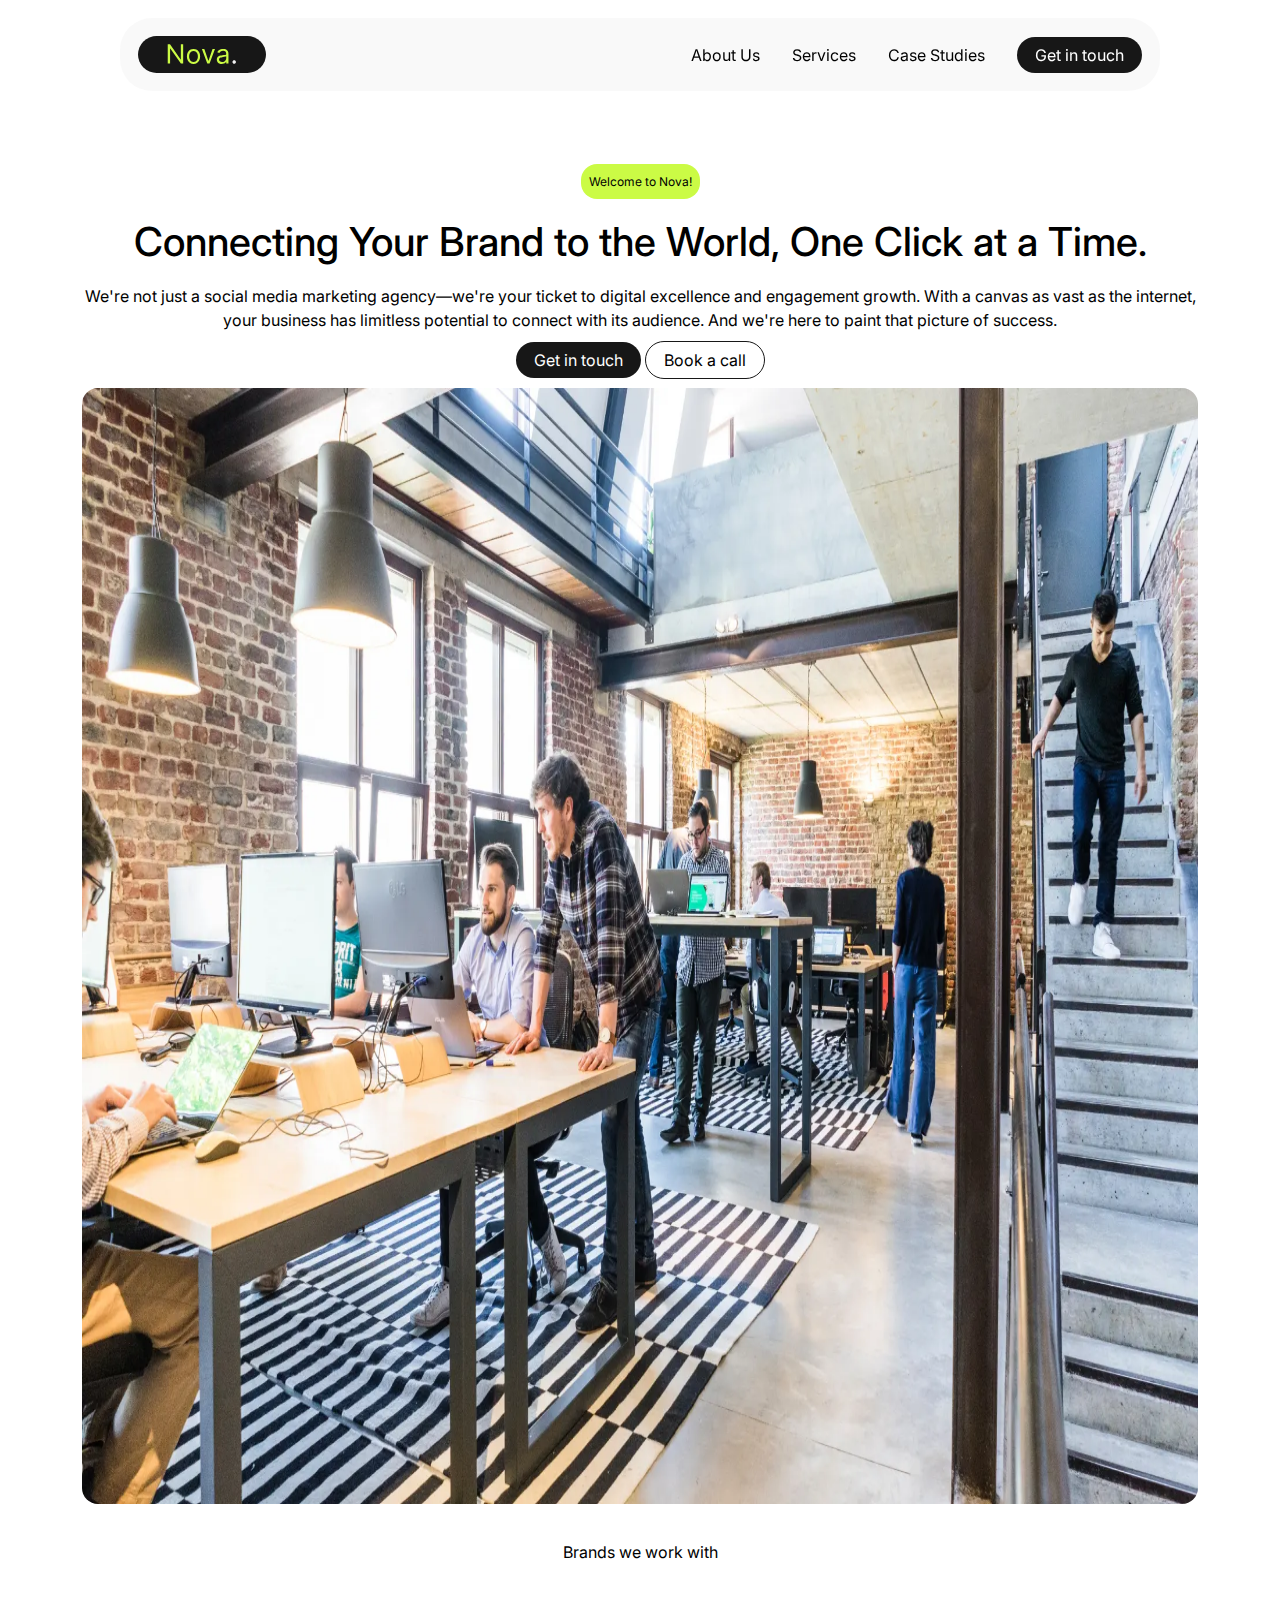
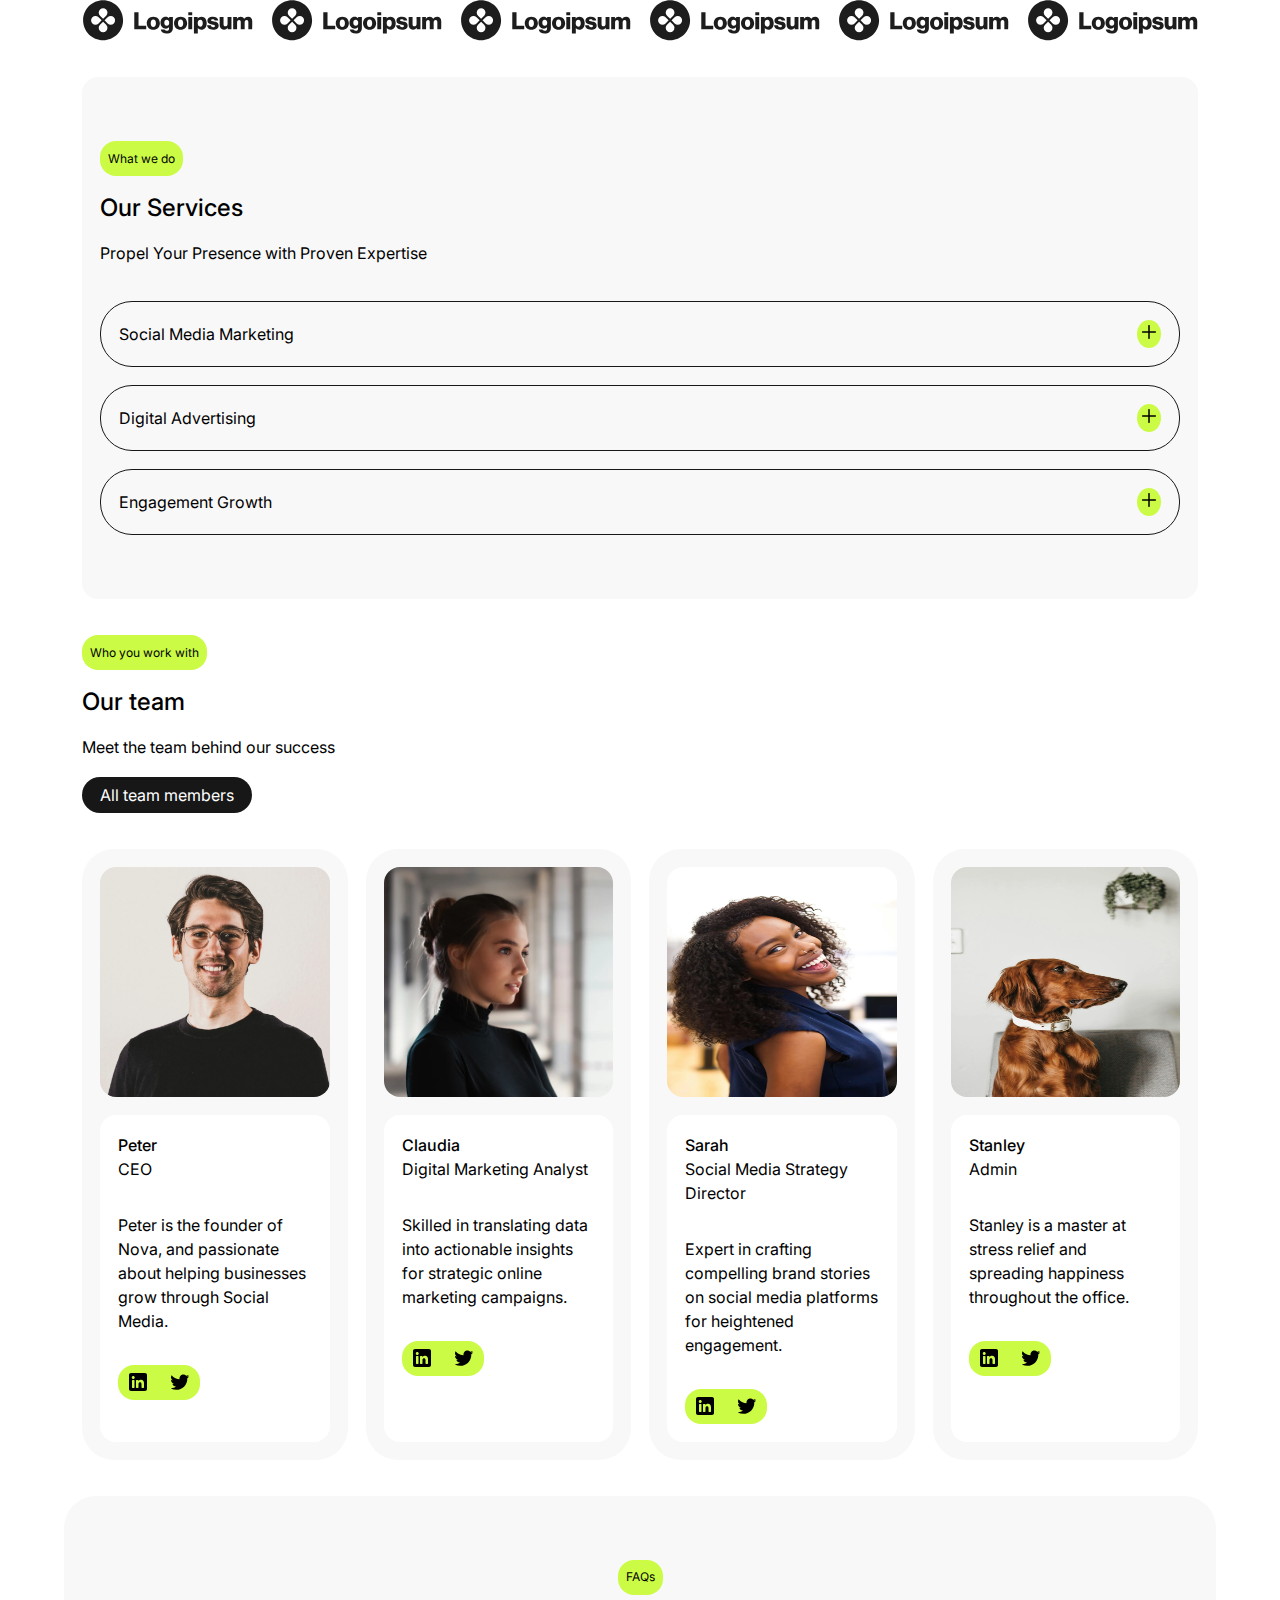
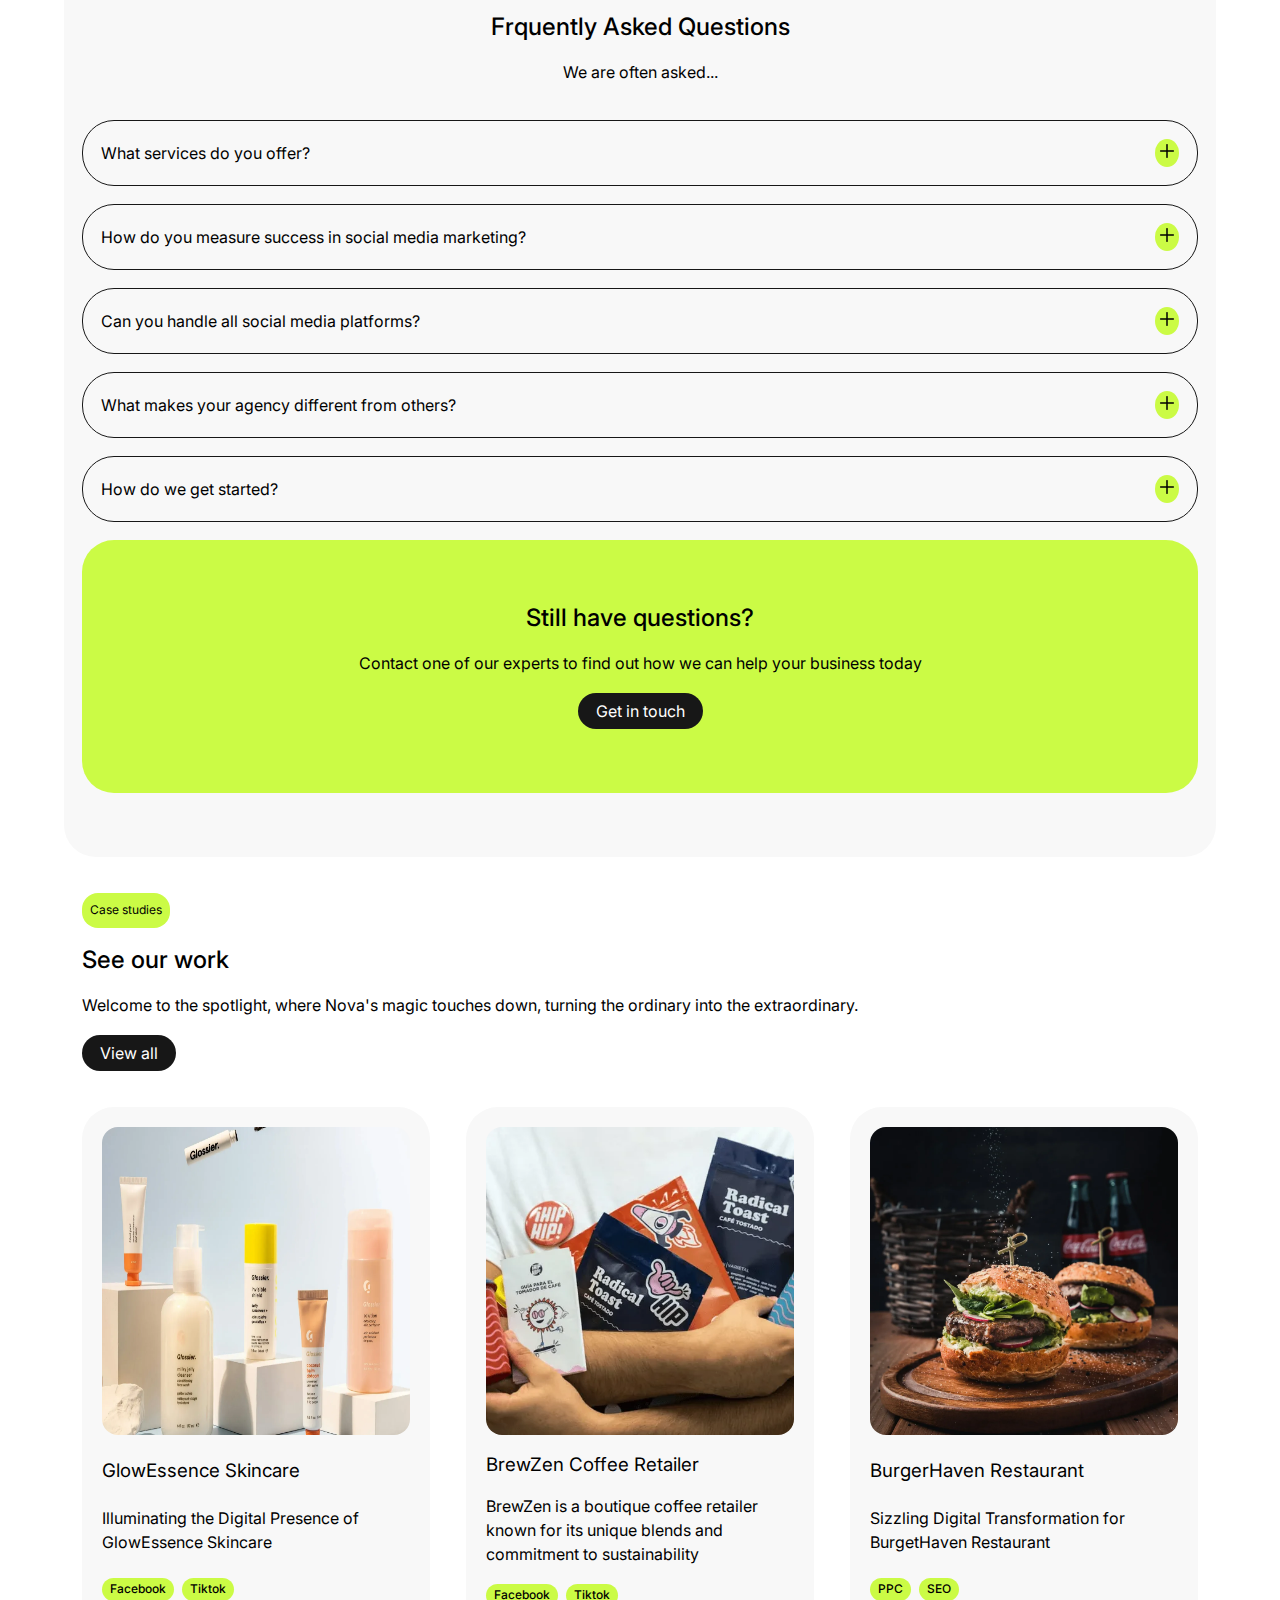
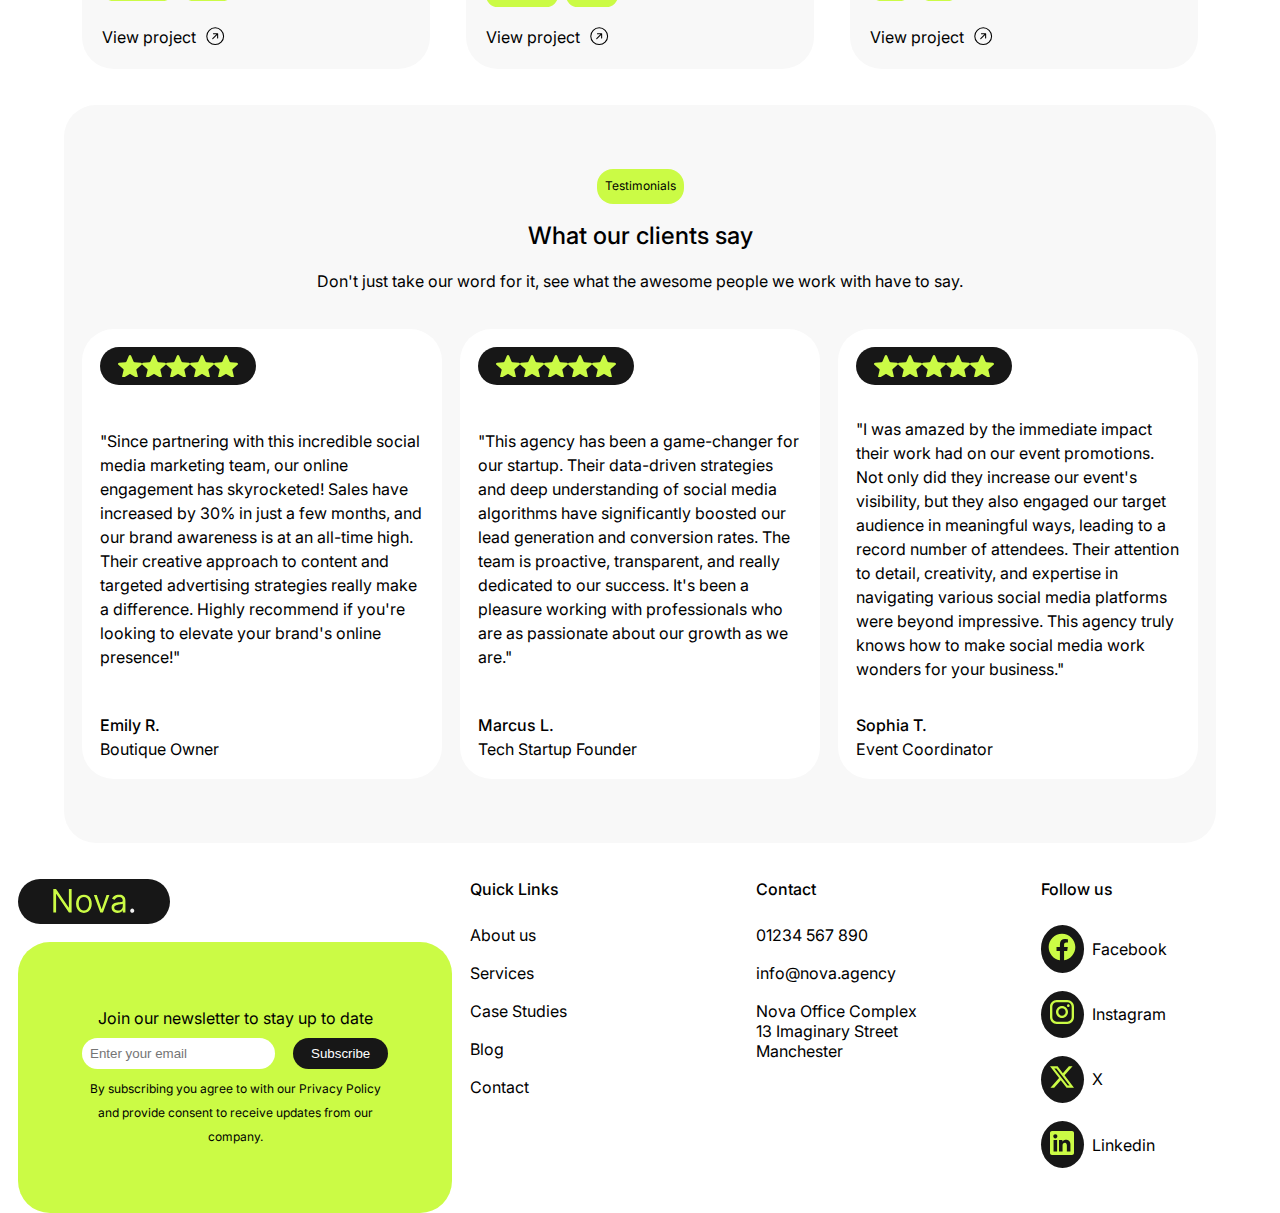
<file: index.html>
<!doctype html>
<html lang="en">
  <head>
    <meta charset="UTF-8" />
    <meta name="viewport" content="width=device-width, initial-scale=1.0" />
    <link rel="preconnect" href="https://fonts.googleapis.com" />
    <link rel="preconnect" href="https://fonts.gstatic.com" crossorigin />
    <link
      href="https://fonts.googleapis.com/css2?family=Inter:ital,opsz,wght@0,14..32,100..900;1,14..32,100..900&display=swap"
      rel="stylesheet"
    />

    <link rel="stylesheet" href="css/style.css" />
    <title>Nova</title>
  </head>
  <body>
    <nav class="primary-nav">
      <div class="nav-container flex">
        <a href="index.html"
          ><img src="assets/nova-logo.svg" alt="Nova Logo" class="nav-logo"
        /></a>

        <div class="nav-menu bg-light-gray flex flex-col">
          <a class="nav-link" href="about.html">About Us</a>
          <a class="nav-link" href="services.html">Services</a>
          <a class="nav-link" href="work.html">Case Studies</a>

          <a href="contact.html" class="btn primary-btn">Get in touch</a>
        </div>

        <!-- end of nav -->
        <div class="menu-icon flex flex-col">
          <div class="menu menu-line-top"></div>
          <div class="menu menu-line-middle"></div>
          <div class="menu menu-line-bottom"></div>
        </div>
        <!-- menu icon -->
      </div>
      <!-- end of nav container -->
    </nav>
    <main>
      <section class="hero fade-up">
        <div class="container">
          <div class="hero-wrap flex flex-col text-center">
            <div class="eyebrow">
              <p>Welcome to Nova!</p>
            </div>
            <h1>Connecting Your Brand to the World, One Click at a Time.</h1>
            <p>
              We're not just a social media marketing agency—we're your ticket
              to digital excellence and engagement growth. With a canvas as vast
              as the internet, your business has limitless potential to connect
              with its audience. And we're here to paint that picture of
              success.
            </p>

            <div class="btns">
              <a href="contact.html" class="btn primary-btn">Get in touch</a>
              <a href="#" class="btn secondary-btn">Book a call</a>
            </div>
            <div class="hero-image-wrap">
              <img src="assets/hero-image.webp" alt="" />
            </div>
          </div>
        </div>
      </section>
      <section class="brands">
        <div class="container">
          <p class="text-center">Brands we work with</p>

          <div class="brand-logos">
            <img src="assets/brand-logo.svg" alt="" />
            <img src="assets/brand-logo.svg" alt="" />
            <img src="assets/brand-logo.svg" alt="" />
            <img src="assets/brand-logo.svg" alt="" />
            <img src="assets/brand-logo.svg" alt="" />
            <img src="assets/brand-logo.svg" alt="" />
          </div>
        </div>
      </section>
      <!--  end of brands section -->
      <section class="services">
        <div class="container">
          <div class="service-wrap bg-light-gray">
            <div class="heading flex flex-col">
              <div class="eyebrow">
                <p>What we do</p>
              </div>
              <h2>Our Services</h2>
              <p>Propel Your Presence with Proven Expertise</p>
            </div>
            <div class="accordion flex flex-col">
              <div class="tab">
                <div class="tab-title flex">
                  <p>Social Media Marketing</p>
                  <div class="accordion-icon">
                    <svg
                      width="100%"
                      height="100%"
                      viewBox="0 0 32 32"
                      fill="none"
                      xmlns="http://www.w3.org/2000/svg"
                    >
                      <path
                        d="M25.3333 15.667V16.3336C25.3333 16.7018 25.0349 17.0003 24.6667 17.0003H17V24.667C17 25.0351 16.7015 25.3336 16.3333 25.3336H15.6667C15.2985 25.3336 15 25.0351 15 24.667V17.0003H7.3333C6.96511 17.0003 6.66663 16.7018 6.66663 16.3336V15.667C6.66663 15.2988 6.96511 15.0003 7.3333 15.0003H15V7.33365C15 6.96546 15.2985 6.66699 15.6667 6.66699H16.3333C16.7015 6.66699 17 6.96546 17 7.33365V15.0003H24.6667C25.0349 15.0003 25.3333 15.2988 25.3333 15.667Z"
                        fill="currentColor"
                      />
                    </svg>
                  </div>
                </div>
                <div class="tab-content flex flex-col">
                  <p>
                    Craft a compelling story designed to enthral your audience.
                    We understand the science and art behind viral campaigns.
                    With our finger on the pulse of the latest trends, we create
                    strategies that spark conversations and build communities.
                  </p>
                  <a href="#" class="btn primary-btn">Learn more</a>
                  <img src="assets/social-media-marketing.webp" alt="" />
                </div>
              </div>
              <div class="tab">
                <div class="tab-title flex">
                  <p>Digital Advertising</p>
                  <div class="accordion-icon">
                    <svg
                      width="100%"
                      height="100%"
                      viewBox="0 0 32 32"
                      fill="none"
                      xmlns="http://www.w3.org/2000/svg"
                    >
                      <path
                        d="M25.3333 15.667V16.3336C25.3333 16.7018 25.0349 17.0003 24.6667 17.0003H17V24.667C17 25.0351 16.7015 25.3336 16.3333 25.3336H15.6667C15.2985 25.3336 15 25.0351 15 24.667V17.0003H7.3333C6.96511 17.0003 6.66663 16.7018 6.66663 16.3336V15.667C6.66663 15.2988 6.96511 15.0003 7.3333 15.0003H15V7.33365C15 6.96546 15.2985 6.66699 15.6667 6.66699H16.3333C16.7015 6.66699 17 6.96546 17 7.33365V15.0003H24.6667C25.0349 15.0003 25.3333 15.2988 25.3333 15.667Z"
                        fill="currentColor"
                      />
                    </svg>
                  </div>
                </div>
                <div class="tab-content flex flex-col">
                  <p>
                    Stand out in a crowded digital space. Our targeted
                    advertising approach ensures visibility to the right people,
                    at the right time, with the right message. Say goodbye to ad
                    spends that don't convert – we're all about maximising ROI.
                  </p>
                  <a href="#" class="btn primary-btn">Learn more</a>
                  <img src="assets/digital-advertising.webp" alt="" />
                </div>
              </div>
              <div class="tab">
                <div class="tab-title flex">
                  <p>Engagement Growth</p>
                  <div class="accordion-icon">
                    <svg
                      width="100%"
                      height="100%"
                      viewBox="0 0 32 32"
                      fill="none"
                      xmlns="http://www.w3.org/2000/svg"
                    >
                      <path
                        d="M25.3333 15.667V16.3336C25.3333 16.7018 25.0349 17.0003 24.6667 17.0003H17V24.667C17 25.0351 16.7015 25.3336 16.3333 25.3336H15.6667C15.2985 25.3336 15 25.0351 15 24.667V17.0003H7.3333C6.96511 17.0003 6.66663 16.7018 6.66663 16.3336V15.667C6.66663 15.2988 6.96511 15.0003 7.3333 15.0003H15V7.33365C15 6.96546 15.2985 6.66699 15.6667 6.66699H16.3333C16.7015 6.66699 17 6.96546 17 7.33365V15.0003H24.6667C25.0349 15.0003 25.3333 15.2988 25.3333 15.667Z"
                        fill="currentColor"
                      />
                    </svg>
                  </div>
                </div>
                <div class="tab-content flex flex-col">
                  <p>
                    Customer interaction is the heartbeat of online presence.
                    Our innovative techniques foster an environment that keeps
                    your audience talking and engaging with your brand. We're in
                    the business of building relationships, not just follower
                    counts.
                  </p>
                  <a href="#" class="btn primary-btn">Learn more</a>
                  <img src="assets/engagement-growth.webp" alt="" />
                </div>
              </div>
            </div>
          </div>
        </div>
      </section>
      <!-- end of services -->
      <section class="team">
        <div class="container">
          <div class="heading flex flex-col">
            <div class="eyebrow">
              <p>Who you work with</p>
            </div>
            <h2>Our team</h2>
            <p>Meet the team behind our success</p>
            <a href="about.html" class="btn primary-btn">All team members</a>
          </div>

          <div class="team-wrap flex flex-col">
            <!-- member card -->
            <div class="member-card flex flex-col">
              <img src="assets/james.webp" alt="" />
              <div class="about-member flex flex-col bg-white">
                <div class="member-title">
                  <p class="member-name">Peter</p>
                  <p class="member-position">CEO</p>
                </div>
                <div class="member-desciption">
                  <p>
                    Peter is the founder of Nova, and passionate about helping
                    businesses grow through Social Media.
                  </p>
                </div>
                <div class="eyebrow">
                  <svg
                    width="24"
                    height="24"
                    viewBox="0 0 24 24"
                    fill="none"
                    xmlns="http://www.w3.org/2000/svg"
                  >
                    <path
                      fill-rule="evenodd"
                      clip-rule="evenodd"
                      d="M5 3H19C20.1046 3 21 3.89543 21 5V19C21 20.1046 20.1046 21 19 21H5C3.89543 21 3 20.1046 3 19V5C3 3.89543 3.89543 3 5 3ZM8 18C8.27614 18 8.5 17.7761 8.5 17.5V10.5C8.5 10.2239 8.27614 10 8 10H6.5C6.22386 10 6 10.2239 6 10.5V17.5C6 17.7761 6.22386 18 6.5 18H8ZM7.25 9C6.42157 9 5.75 8.32843 5.75 7.5C5.75 6.67157 6.42157 6 7.25 6C8.07843 6 8.75 6.67157 8.75 7.5C8.75 8.32843 8.07843 9 7.25 9ZM17.5 18C17.7761 18 18 17.7761 18 17.5V12.9C18.0325 11.3108 16.8576 9.95452 15.28 9.76C14.177 9.65925 13.1083 10.1744 12.5 11.1V10.5C12.5 10.2239 12.2761 10 12 10H10.5C10.2239 10 10 10.2239 10 10.5V17.5C10 17.7761 10.2239 18 10.5 18H12C12.2761 18 12.5 17.7761 12.5 17.5V13.75C12.5 12.9216 13.1716 12.25 14 12.25C14.8284 12.25 15.5 12.9216 15.5 13.75V17.5C15.5 17.7761 15.7239 18 16 18H17.5Z"
                      fill="CurrentColor"
                    />
                  </svg>
                  <svg
                    width="24"
                    height="24"
                    viewBox="0 0 24 24"
                    fill="none"
                    xmlns="http://www.w3.org/2000/svg"
                  >
                    <path
                      d="M20.9728 6.7174C20.5084 7.33692 19.947 7.87733 19.3103 8.31776C19.3103 8.47959 19.3103 8.64142 19.3103 8.81225C19.3154 11.7511 18.1415 14.5691 16.0518 16.6345C13.962 18.6999 11.1312 19.8399 8.19405 19.7989C6.49599 19.8046 4.81967 19.4169 3.29642 18.6661C3.21428 18.6302 3.16131 18.549 3.16162 18.4593V18.3604C3.16162 18.2313 3.26623 18.1267 3.39527 18.1267C5.06442 18.0716 6.67402 17.4929 7.99634 16.4724C6.48553 16.4419 5.12619 15.5469 4.5006 14.1707C4.46901 14.0956 4.47884 14.0093 4.52657 13.9432C4.57429 13.8771 4.653 13.8407 4.73425 13.8471C5.19342 13.8932 5.65718 13.8505 6.1002 13.7212C4.43239 13.375 3.17921 11.9904 2.99986 10.2957C2.99349 10.2144 3.02992 10.1357 3.096 10.0879C3.16207 10.0402 3.24824 10.0303 3.32338 10.062C3.77094 10.2595 4.25409 10.3635 4.74324 10.3676C3.28184 9.40846 2.65061 7.58405 3.20655 5.92622C3.26394 5.76513 3.40181 5.64612 3.5695 5.61294C3.73718 5.57975 3.90996 5.63728 4.02432 5.76439C5.99639 7.86325 8.70604 9.11396 11.5819 9.25279C11.5083 8.95885 11.4721 8.65676 11.4741 8.35372C11.501 6.76472 12.4842 5.34921 13.9634 4.76987C15.4425 4.19054 17.1249 4.56203 18.223 5.71044C18.9714 5.56785 19.695 5.31645 20.3707 4.96421C20.4202 4.93331 20.483 4.93331 20.5325 4.96421C20.5634 5.01373 20.5634 5.07652 20.5325 5.12604C20.2052 5.87552 19.6523 6.50412 18.9509 6.92419C19.5651 6.85296 20.1685 6.70807 20.7482 6.49264C20.797 6.45942 20.8611 6.45942 20.9099 6.49264C20.9508 6.51134 20.9814 6.54711 20.9935 6.59042C21.0056 6.63373 20.998 6.68018 20.9728 6.7174Z"
                      fill="CurrentColor"
                    />
                  </svg>
                </div>
              </div>
            </div>
            <!-- end of member card -->
            <!-- member card -->
            <div class="member-card flex flex-col">
              <img src="assets/claudia.webp" alt="" />
              <div class="about-member flex flex-col bg-white">
                <div class="member-title">
                  <p class="member-name">Claudia</p>
                  <p class="member-position">Digital Marketing Analyst</p>
                </div>
                <div class="member-desciption">
                  <p>
                    Skilled in translating data into actionable insights for
                    strategic online marketing campaigns.
                  </p>
                </div>
                <div class="eyebrow">
                  <svg
                    width="24"
                    height="24"
                    viewBox="0 0 24 24"
                    fill="none"
                    xmlns="http://www.w3.org/2000/svg"
                  >
                    <path
                      fill-rule="evenodd"
                      clip-rule="evenodd"
                      d="M5 3H19C20.1046 3 21 3.89543 21 5V19C21 20.1046 20.1046 21 19 21H5C3.89543 21 3 20.1046 3 19V5C3 3.89543 3.89543 3 5 3ZM8 18C8.27614 18 8.5 17.7761 8.5 17.5V10.5C8.5 10.2239 8.27614 10 8 10H6.5C6.22386 10 6 10.2239 6 10.5V17.5C6 17.7761 6.22386 18 6.5 18H8ZM7.25 9C6.42157 9 5.75 8.32843 5.75 7.5C5.75 6.67157 6.42157 6 7.25 6C8.07843 6 8.75 6.67157 8.75 7.5C8.75 8.32843 8.07843 9 7.25 9ZM17.5 18C17.7761 18 18 17.7761 18 17.5V12.9C18.0325 11.3108 16.8576 9.95452 15.28 9.76C14.177 9.65925 13.1083 10.1744 12.5 11.1V10.5C12.5 10.2239 12.2761 10 12 10H10.5C10.2239 10 10 10.2239 10 10.5V17.5C10 17.7761 10.2239 18 10.5 18H12C12.2761 18 12.5 17.7761 12.5 17.5V13.75C12.5 12.9216 13.1716 12.25 14 12.25C14.8284 12.25 15.5 12.9216 15.5 13.75V17.5C15.5 17.7761 15.7239 18 16 18H17.5Z"
                      fill="CurrentColor"
                    />
                  </svg>
                  <svg
                    width="24"
                    height="24"
                    viewBox="0 0 24 24"
                    fill="none"
                    xmlns="http://www.w3.org/2000/svg"
                  >
                    <path
                      d="M20.9728 6.7174C20.5084 7.33692 19.947 7.87733 19.3103 8.31776C19.3103 8.47959 19.3103 8.64142 19.3103 8.81225C19.3154 11.7511 18.1415 14.5691 16.0518 16.6345C13.962 18.6999 11.1312 19.8399 8.19405 19.7989C6.49599 19.8046 4.81967 19.4169 3.29642 18.6661C3.21428 18.6302 3.16131 18.549 3.16162 18.4593V18.3604C3.16162 18.2313 3.26623 18.1267 3.39527 18.1267C5.06442 18.0716 6.67402 17.4929 7.99634 16.4724C6.48553 16.4419 5.12619 15.5469 4.5006 14.1707C4.46901 14.0956 4.47884 14.0093 4.52657 13.9432C4.57429 13.8771 4.653 13.8407 4.73425 13.8471C5.19342 13.8932 5.65718 13.8505 6.1002 13.7212C4.43239 13.375 3.17921 11.9904 2.99986 10.2957C2.99349 10.2144 3.02992 10.1357 3.096 10.0879C3.16207 10.0402 3.24824 10.0303 3.32338 10.062C3.77094 10.2595 4.25409 10.3635 4.74324 10.3676C3.28184 9.40846 2.65061 7.58405 3.20655 5.92622C3.26394 5.76513 3.40181 5.64612 3.5695 5.61294C3.73718 5.57975 3.90996 5.63728 4.02432 5.76439C5.99639 7.86325 8.70604 9.11396 11.5819 9.25279C11.5083 8.95885 11.4721 8.65676 11.4741 8.35372C11.501 6.76472 12.4842 5.34921 13.9634 4.76987C15.4425 4.19054 17.1249 4.56203 18.223 5.71044C18.9714 5.56785 19.695 5.31645 20.3707 4.96421C20.4202 4.93331 20.483 4.93331 20.5325 4.96421C20.5634 5.01373 20.5634 5.07652 20.5325 5.12604C20.2052 5.87552 19.6523 6.50412 18.9509 6.92419C19.5651 6.85296 20.1685 6.70807 20.7482 6.49264C20.797 6.45942 20.8611 6.45942 20.9099 6.49264C20.9508 6.51134 20.9814 6.54711 20.9935 6.59042C21.0056 6.63373 20.998 6.68018 20.9728 6.7174Z"
                      fill="CurrentColor"
                    />
                  </svg>
                </div>
              </div>
            </div>
            <!-- end of member card -->
            <!-- member card -->
            <div class="member-card flex flex-col">
              <img src="assets/sarah.webp" alt="" />
              <div class="about-member flex flex-col bg-white">
                <div class="member-title">
                  <p class="member-name">Sarah</p>
                  <p class="member-position">Social Media Strategy Director</p>
                </div>
                <div class="member-desciption">
                  <p>
                    Expert in crafting compelling brand stories on social media
                    platforms for heightened engagement.
                  </p>
                </div>
                <div class="eyebrow">
                  <svg
                    width="24"
                    height="24"
                    viewBox="0 0 24 24"
                    fill="none"
                    xmlns="http://www.w3.org/2000/svg"
                  >
                    <path
                      fill-rule="evenodd"
                      clip-rule="evenodd"
                      d="M5 3H19C20.1046 3 21 3.89543 21 5V19C21 20.1046 20.1046 21 19 21H5C3.89543 21 3 20.1046 3 19V5C3 3.89543 3.89543 3 5 3ZM8 18C8.27614 18 8.5 17.7761 8.5 17.5V10.5C8.5 10.2239 8.27614 10 8 10H6.5C6.22386 10 6 10.2239 6 10.5V17.5C6 17.7761 6.22386 18 6.5 18H8ZM7.25 9C6.42157 9 5.75 8.32843 5.75 7.5C5.75 6.67157 6.42157 6 7.25 6C8.07843 6 8.75 6.67157 8.75 7.5C8.75 8.32843 8.07843 9 7.25 9ZM17.5 18C17.7761 18 18 17.7761 18 17.5V12.9C18.0325 11.3108 16.8576 9.95452 15.28 9.76C14.177 9.65925 13.1083 10.1744 12.5 11.1V10.5C12.5 10.2239 12.2761 10 12 10H10.5C10.2239 10 10 10.2239 10 10.5V17.5C10 17.7761 10.2239 18 10.5 18H12C12.2761 18 12.5 17.7761 12.5 17.5V13.75C12.5 12.9216 13.1716 12.25 14 12.25C14.8284 12.25 15.5 12.9216 15.5 13.75V17.5C15.5 17.7761 15.7239 18 16 18H17.5Z"
                      fill="CurrentColor"
                    />
                  </svg>
                  <svg
                    width="24"
                    height="24"
                    viewBox="0 0 24 24"
                    fill="none"
                    xmlns="http://www.w3.org/2000/svg"
                  >
                    <path
                      d="M20.9728 6.7174C20.5084 7.33692 19.947 7.87733 19.3103 8.31776C19.3103 8.47959 19.3103 8.64142 19.3103 8.81225C19.3154 11.7511 18.1415 14.5691 16.0518 16.6345C13.962 18.6999 11.1312 19.8399 8.19405 19.7989C6.49599 19.8046 4.81967 19.4169 3.29642 18.6661C3.21428 18.6302 3.16131 18.549 3.16162 18.4593V18.3604C3.16162 18.2313 3.26623 18.1267 3.39527 18.1267C5.06442 18.0716 6.67402 17.4929 7.99634 16.4724C6.48553 16.4419 5.12619 15.5469 4.5006 14.1707C4.46901 14.0956 4.47884 14.0093 4.52657 13.9432C4.57429 13.8771 4.653 13.8407 4.73425 13.8471C5.19342 13.8932 5.65718 13.8505 6.1002 13.7212C4.43239 13.375 3.17921 11.9904 2.99986 10.2957C2.99349 10.2144 3.02992 10.1357 3.096 10.0879C3.16207 10.0402 3.24824 10.0303 3.32338 10.062C3.77094 10.2595 4.25409 10.3635 4.74324 10.3676C3.28184 9.40846 2.65061 7.58405 3.20655 5.92622C3.26394 5.76513 3.40181 5.64612 3.5695 5.61294C3.73718 5.57975 3.90996 5.63728 4.02432 5.76439C5.99639 7.86325 8.70604 9.11396 11.5819 9.25279C11.5083 8.95885 11.4721 8.65676 11.4741 8.35372C11.501 6.76472 12.4842 5.34921 13.9634 4.76987C15.4425 4.19054 17.1249 4.56203 18.223 5.71044C18.9714 5.56785 19.695 5.31645 20.3707 4.96421C20.4202 4.93331 20.483 4.93331 20.5325 4.96421C20.5634 5.01373 20.5634 5.07652 20.5325 5.12604C20.2052 5.87552 19.6523 6.50412 18.9509 6.92419C19.5651 6.85296 20.1685 6.70807 20.7482 6.49264C20.797 6.45942 20.8611 6.45942 20.9099 6.49264C20.9508 6.51134 20.9814 6.54711 20.9935 6.59042C21.0056 6.63373 20.998 6.68018 20.9728 6.7174Z"
                      fill="CurrentColor"
                    />
                  </svg>
                </div>
              </div>
            </div>
            <!-- end of member card -->
            <!-- member card -->
            <div class="member-card flex flex-col">
              <img src="assets/stanley.webp" alt="" />
              <div class="about-member flex flex-col bg-white">
                <div class="member-title">
                  <p class="member-name">Stanley</p>
                  <p class="member-position">Admin</p>
                </div>
                <div class="member-desciption">
                  <p>
                    Stanley is a master at stress relief and spreading happiness
                    throughout the office.
                  </p>
                </div>
                <div class="eyebrow">
                  <svg
                    width="24"
                    height="24"
                    viewBox="0 0 24 24"
                    fill="none"
                    xmlns="http://www.w3.org/2000/svg"
                  >
                    <path
                      fill-rule="evenodd"
                      clip-rule="evenodd"
                      d="M5 3H19C20.1046 3 21 3.89543 21 5V19C21 20.1046 20.1046 21 19 21H5C3.89543 21 3 20.1046 3 19V5C3 3.89543 3.89543 3 5 3ZM8 18C8.27614 18 8.5 17.7761 8.5 17.5V10.5C8.5 10.2239 8.27614 10 8 10H6.5C6.22386 10 6 10.2239 6 10.5V17.5C6 17.7761 6.22386 18 6.5 18H8ZM7.25 9C6.42157 9 5.75 8.32843 5.75 7.5C5.75 6.67157 6.42157 6 7.25 6C8.07843 6 8.75 6.67157 8.75 7.5C8.75 8.32843 8.07843 9 7.25 9ZM17.5 18C17.7761 18 18 17.7761 18 17.5V12.9C18.0325 11.3108 16.8576 9.95452 15.28 9.76C14.177 9.65925 13.1083 10.1744 12.5 11.1V10.5C12.5 10.2239 12.2761 10 12 10H10.5C10.2239 10 10 10.2239 10 10.5V17.5C10 17.7761 10.2239 18 10.5 18H12C12.2761 18 12.5 17.7761 12.5 17.5V13.75C12.5 12.9216 13.1716 12.25 14 12.25C14.8284 12.25 15.5 12.9216 15.5 13.75V17.5C15.5 17.7761 15.7239 18 16 18H17.5Z"
                      fill="CurrentColor"
                    />
                  </svg>
                  <svg
                    width="24"
                    height="24"
                    viewBox="0 0 24 24"
                    fill="none"
                    xmlns="http://www.w3.org/2000/svg"
                  >
                    <path
                      d="M20.9728 6.7174C20.5084 7.33692 19.947 7.87733 19.3103 8.31776C19.3103 8.47959 19.3103 8.64142 19.3103 8.81225C19.3154 11.7511 18.1415 14.5691 16.0518 16.6345C13.962 18.6999 11.1312 19.8399 8.19405 19.7989C6.49599 19.8046 4.81967 19.4169 3.29642 18.6661C3.21428 18.6302 3.16131 18.549 3.16162 18.4593V18.3604C3.16162 18.2313 3.26623 18.1267 3.39527 18.1267C5.06442 18.0716 6.67402 17.4929 7.99634 16.4724C6.48553 16.4419 5.12619 15.5469 4.5006 14.1707C4.46901 14.0956 4.47884 14.0093 4.52657 13.9432C4.57429 13.8771 4.653 13.8407 4.73425 13.8471C5.19342 13.8932 5.65718 13.8505 6.1002 13.7212C4.43239 13.375 3.17921 11.9904 2.99986 10.2957C2.99349 10.2144 3.02992 10.1357 3.096 10.0879C3.16207 10.0402 3.24824 10.0303 3.32338 10.062C3.77094 10.2595 4.25409 10.3635 4.74324 10.3676C3.28184 9.40846 2.65061 7.58405 3.20655 5.92622C3.26394 5.76513 3.40181 5.64612 3.5695 5.61294C3.73718 5.57975 3.90996 5.63728 4.02432 5.76439C5.99639 7.86325 8.70604 9.11396 11.5819 9.25279C11.5083 8.95885 11.4721 8.65676 11.4741 8.35372C11.501 6.76472 12.4842 5.34921 13.9634 4.76987C15.4425 4.19054 17.1249 4.56203 18.223 5.71044C18.9714 5.56785 19.695 5.31645 20.3707 4.96421C20.4202 4.93331 20.483 4.93331 20.5325 4.96421C20.5634 5.01373 20.5634 5.07652 20.5325 5.12604C20.2052 5.87552 19.6523 6.50412 18.9509 6.92419C19.5651 6.85296 20.1685 6.70807 20.7482 6.49264C20.797 6.45942 20.8611 6.45942 20.9099 6.49264C20.9508 6.51134 20.9814 6.54711 20.9935 6.59042C21.0056 6.63373 20.998 6.68018 20.9728 6.7174Z"
                      fill="CurrentColor"
                    />
                  </svg>
                </div>
              </div>
            </div>
            <!-- end of member card -->
          </div>
        </div>
      </section>
      <!-- end of team section -->

      <!-- faq section -->
      <section class="faq bg-light-gray">
        <div class="container">
          <div class="heading is-center flex flex-col">
            <div class="eyebrow">
              <p>FAQs</p>
            </div>
            <h2>Frquently Asked Questions</h2>
            <p>We are often asked...</p>
          </div>

          <!-- accordion -->
          <div class="accordion flex flex-col">
            <div class="tab flex flex-col">
              <div class="tab-title flex">
                <p>What services do you offer?</p>
                <div class="accordion-icon">
                  <svg
                    width="100%"
                    height="100%"
                    viewBox="0 0 32 32"
                    fill="none"
                    xmlns="http://www.w3.org/2000/svg"
                  >
                    <path
                      d="M25.3333 15.667V16.3336C25.3333 16.7018 25.0349 17.0003 24.6667 17.0003H17V24.667C17 25.0351 16.7015 25.3336 16.3333 25.3336H15.6667C15.2985 25.3336 15 25.0351 15 24.667V17.0003H7.3333C6.96511 17.0003 6.66663 16.7018 6.66663 16.3336V15.667C6.66663 15.2988 6.96511 15.0003 7.3333 15.0003H15V7.33365C15 6.96546 15.2985 6.66699 15.6667 6.66699H16.3333C16.7015 6.66699 17 6.96546 17 7.33365V15.0003H24.6667C25.0349 15.0003 25.3333 15.2988 25.3333 15.667Z"
                      fill="currentColor"
                    />
                  </svg>
                </div>
              </div>
              <div class="tab-content flex flex-col">
                <p>
                  Our agency specializes in a comprehensive range of services
                  including social media strategy development, content creation
                  and curation, community management, paid social advertising,
                  analytics and reporting, and influencer partnerships. We
                  tailor our services to meet the unique needs of each client,
                  ensuring a customized approach to boost your online presence.
                </p>
              </div>
            </div>
            <div class="tab flex flex-col">
              <div class="tab-title flex">
                <p>How do you measure success in social media marketing?</p>
                <div class="accordion-icon">
                  <svg
                    width="100%"
                    height="100%"
                    viewBox="0 0 32 32"
                    fill="none"
                    xmlns="http://www.w3.org/2000/svg"
                  >
                    <path
                      d="M25.3333 15.667V16.3336C25.3333 16.7018 25.0349 17.0003 24.6667 17.0003H17V24.667C17 25.0351 16.7015 25.3336 16.3333 25.3336H15.6667C15.2985 25.3336 15 25.0351 15 24.667V17.0003H7.3333C6.96511 17.0003 6.66663 16.7018 6.66663 16.3336V15.667C6.66663 15.2988 6.96511 15.0003 7.3333 15.0003H15V7.33365C15 6.96546 15.2985 6.66699 15.6667 6.66699H16.3333C16.7015 6.66699 17 6.96546 17 7.33365V15.0003H24.6667C25.0349 15.0003 25.3333 15.2988 25.3333 15.667Z"
                      fill="currentColor"
                    />
                  </svg>
                </div>
              </div>
              <div class="tab-content flex flex-col">
                <p>
                  Success in social media marketing is measured through a
                  variety of metrics that align with your business goals. These
                  can include an increase in followers, engagement rates (likes,
                  comments, shares), website traffic referred from social media
                  platforms, lead generation, and conversion rates. We also
                  focus on more nuanced metrics such as audience sentiment and
                  brand awareness. Our team provides detailed reports to track
                  these metrics and assess the ROI of your social media
                  campaigns.
                </p>
              </div>
            </div>
            <div class="tab flex flex-col">
              <div class="tab-title flex">
                <p>Can you handle all social media platforms?</p>
                <div class="accordion-icon">
                  <svg
                    width="100%"
                    height="100%"
                    viewBox="0 0 32 32"
                    fill="none"
                    xmlns="http://www.w3.org/2000/svg"
                  >
                    <path
                      d="M25.3333 15.667V16.3336C25.3333 16.7018 25.0349 17.0003 24.6667 17.0003H17V24.667C17 25.0351 16.7015 25.3336 16.3333 25.3336H15.6667C15.2985 25.3336 15 25.0351 15 24.667V17.0003H7.3333C6.96511 17.0003 6.66663 16.7018 6.66663 16.3336V15.667C6.66663 15.2988 6.96511 15.0003 7.3333 15.0003H15V7.33365C15 6.96546 15.2985 6.66699 15.6667 6.66699H16.3333C16.7015 6.66699 17 6.96546 17 7.33365V15.0003H24.6667C25.0349 15.0003 25.3333 15.2988 25.3333 15.667Z"
                      fill="currentColor"
                    />
                  </svg>
                </div>
              </div>
              <div class="tab-content flex flex-col">
                <p>
                  Yes, our team is proficient in managing a wide array of social
                  media platforms including but not limited to Facebook,
                  Instagram, Twitter, LinkedIn, Pinterest, and TikTok. We stay
                  up-to-date with the latest trends and best practices for each
                  platform to ensure your content resonates with your target
                  audience and achieves maximum impact.
                </p>
              </div>
            </div>
            <div class="tab flex flex-col">
              <div class="tab-title flex">
                <p>What makes your agency different from others?</p>
                <div class="accordion-icon">
                  <svg
                    width="100%"
                    height="100%"
                    viewBox="0 0 32 32"
                    fill="none"
                    xmlns="http://www.w3.org/2000/svg"
                  >
                    <path
                      d="M25.3333 15.667V16.3336C25.3333 16.7018 25.0349 17.0003 24.6667 17.0003H17V24.667C17 25.0351 16.7015 25.3336 16.3333 25.3336H15.6667C15.2985 25.3336 15 25.0351 15 24.667V17.0003H7.3333C6.96511 17.0003 6.66663 16.7018 6.66663 16.3336V15.667C6.66663 15.2988 6.96511 15.0003 7.3333 15.0003H15V7.33365C15 6.96546 15.2985 6.66699 15.6667 6.66699H16.3333C16.7015 6.66699 17 6.96546 17 7.33365V15.0003H24.6667C25.0349 15.0003 25.3333 15.2988 25.3333 15.667Z"
                      fill="currentColor"
                    />
                  </svg>
                </div>
              </div>
              <div class="tab-content flex flex-col">
                <p>
                  What sets us apart is our personalized approach and commitment
                  to understanding your brand's unique voice and objectives. Our
                  agency combines creativity with data-driven strategies to
                  craft compelling content that engages your target audience. We
                  prioritize transparency and communication, keeping you
                  informed and involved at every step of the process.
                  Additionally, our team continuously adapts to the
                  ever-changing social media landscape to keep your strategy
                  ahead of the curve.
                </p>
              </div>
            </div>
            <div class="tab flex flex-col">
              <div class="tab-title flex">
                <p>How do we get started?</p>
                <div class="accordion-icon">
                  <svg
                    width="100%"
                    height="100%"
                    viewBox="0 0 32 32"
                    fill="none"
                    xmlns="http://www.w3.org/2000/svg"
                  >
                    <path
                      d="M25.3333 15.667V16.3336C25.3333 16.7018 25.0349 17.0003 24.6667 17.0003H17V24.667C17 25.0351 16.7015 25.3336 16.3333 25.3336H15.6667C15.2985 25.3336 15 25.0351 15 24.667V17.0003H7.3333C6.96511 17.0003 6.66663 16.7018 6.66663 16.3336V15.667C6.66663 15.2988 6.96511 15.0003 7.3333 15.0003H15V7.33365C15 6.96546 15.2985 6.66699 15.6667 6.66699H16.3333C16.7015 6.66699 17 6.96546 17 7.33365V15.0003H24.6667C25.0349 15.0003 25.3333 15.2988 25.3333 15.667Z"
                      fill="currentColor"
                    />
                  </svg>
                </div>
              </div>
              <div class="tab-content flex flex-col">
                <p>
                  Getting started is easy! Simply reach out to us through our
                  website contact form, email, or by giving us a call. We'll
                  schedule an initial consultation to discuss your business
                  goals, target audience, and current social media efforts. From
                  there, we'll propose a customized strategy tailored to your
                  needs. Once you're ready to proceed, we'll kick off your
                  campaign and start making social media work for you.
                </p>
              </div>
            </div>

            <div class="cta flex flex-col">
              <h2>Still have questions?</h2>
              <p>
                Contact one of our experts to find out how we can help your
                business today
              </p>
              <a href="contact.html" class="btn primary-btn">Get in touch</a>
            </div>
          </div>
          <!-- end of accordion -->
        </div>
      </section>

      <section class="work">
        <div class="container">
          <div class="heading flex flex-col">
            <div class="eyebrow">
              <p>Case studies</p>
            </div>

            <h2>See our work</h2>
            <p>
              Welcome to the spotlight, where Nova's magic touches down, turning
              the ordinary into the extraordinary.
            </p>
            <a href="#" class="btn primary-btn">View all</a>
          </div>
          <div class="work-cards flex flex-col">
            <!-- work card -->
            <a href="#" class="work-link"
              ><div class="work-card flex flex-col">
                <div class="work-image">
                  <img src="assets/skincare.webp" alt="" />
                </div>
                <h3>GlowEssence Skincare</h3>
                <p>Illuminating the Digital Presence of GlowEssence Skincare</p>
                <div class="tags flex">
                  <div class="tag eyebrow">Facebook</div>
                  <div class="tag eyebrow">Tiktok</div>
                </div>
                <div class="view-project flex">
                  <p>View project</p>
                  <svg
                    xmlns="http://www.w3.org/2000/svg"
                    xmlns:xlink="http://www.w3.org/1999/xlink"
                    aria-hidden="true"
                    role="img"
                    class="iconify iconify--ph"
                    width="100%"
                    height="100%"
                    preserveAspectRatio="xMidYMid meet"
                    viewBox="0 0 256 256"
                  >
                    <path
                      fill="currentColor"
                      d="M128 26a102 102 0 1 0 102 102A102.2 102.2 0 0 0 128 26Zm0 192a90 90 0 1 1 90-90a90.1 90.1 0 0 1-90 90Zm34-118v48a6 6 0 0 1-12 0v-33.5l-45.8 45.7a5.9 5.9 0 0 1-8.4-8.4l45.7-45.8H108a6 6 0 0 1 0-12h48a6 6 0 0 1 6 6Z"
                    ></path>
                  </svg>
                </div>
              </div>
            </a>
            <!-- end of work card -->
            <!-- work card -->
            <a href="#" class="work-link"
              ><div class="work-card flex flex-col">
                <div class="work-image">
                  <img src="assets/coffee.webp" alt="" />
                </div>
                <h3>BrewZen Coffee Retailer</h3>
                <p>
                  BrewZen is a boutique coffee retailer known for its unique
                  blends and commitment to sustainability
                </p>
                <div class="tags flex">
                  <div class="tag eyebrow">Facebook</div>
                  <div class="tag eyebrow">Tiktok</div>
                </div>
                <div class="view-project flex">
                  <p>View project</p>
                  <svg
                    xmlns="http://www.w3.org/2000/svg"
                    xmlns:xlink="http://www.w3.org/1999/xlink"
                    aria-hidden="true"
                    role="img"
                    class="iconify iconify--ph"
                    width="100%"
                    height="100%"
                    preserveAspectRatio="xMidYMid meet"
                    viewBox="0 0 256 256"
                  >
                    <path
                      fill="currentColor"
                      d="M128 26a102 102 0 1 0 102 102A102.2 102.2 0 0 0 128 26Zm0 192a90 90 0 1 1 90-90a90.1 90.1 0 0 1-90 90Zm34-118v48a6 6 0 0 1-12 0v-33.5l-45.8 45.7a5.9 5.9 0 0 1-8.4-8.4l45.7-45.8H108a6 6 0 0 1 0-12h48a6 6 0 0 1 6 6Z"
                    ></path>
                  </svg>
                </div>
              </div>
            </a>
            <!-- end of work card -->
            <!-- work card -->
            <a href="#" class="work-link"
              ><div class="work-card flex flex-col">
                <div class="work-image">
                  <img src="assets/burger.webp" alt="" />
                </div>
                <h3>BurgerHaven Restaurant</h3>
                <p>
                  Sizzling Digital Transformation for BurgetHaven Restaurant
                </p>
                <div class="tags flex">
                  <div class="tag eyebrow">PPC</div>
                  <div class="tag eyebrow">SEO</div>
                </div>
                <div class="view-project flex">
                  <p>View project</p>
                  <svg
                    xmlns="http://www.w3.org/2000/svg"
                    xmlns:xlink="http://www.w3.org/1999/xlink"
                    aria-hidden="true"
                    role="img"
                    class="iconify iconify--ph"
                    width="100%"
                    height="100%"
                    preserveAspectRatio="xMidYMid meet"
                    viewBox="0 0 256 256"
                  >
                    <path
                      fill="currentColor"
                      d="M128 26a102 102 0 1 0 102 102A102.2 102.2 0 0 0 128 26Zm0 192a90 90 0 1 1 90-90a90.1 90.1 0 0 1-90 90Zm34-118v48a6 6 0 0 1-12 0v-33.5l-45.8 45.7a5.9 5.9 0 0 1-8.4-8.4l45.7-45.8H108a6 6 0 0 1 0-12h48a6 6 0 0 1 6 6Z"
                    ></path>
                  </svg>
                </div>
              </div>
            </a>
            <!-- end of work card -->
          </div>
        </div>
      </section>

      <section class="testimonials bg-light-gray">
        <div class="container">
          <div class="heading is-center text-center flex flex-col">
            <div class="eyebrow">
              <p>Testimonials</p>
            </div>
            <h2>What our clients say</h2>
            <p>
              Don't just take our word for it, see what the awesome people we
              work with have to say.
            </p>
          </div>
          <div class="testimonial-wrap flex flex-col">
            <!-- beginning of card -->
            <div class="testimonial-card flex flex-col bg-white">
              <div class="stars-container flex">
                <svg
                  width="100%"
                  viewBox="0 0 18 17"
                  fill="none"
                  xmlns="http://www.w3.org/2000/svg"
                >
                  <path
                    d="M8.16379 0.551109C8.47316 -0.183704 9.52684 -0.183703 9.83621 0.551111L11.6621 4.88811C11.7926 5.19789 12.0875 5.40955 12.426 5.43636L17.1654 5.81173C17.9684 5.87533 18.294 6.86532 17.6822 7.38306L14.0713 10.4388C13.8134 10.6571 13.7007 10.9996 13.7795 11.3259L14.8827 15.8949C15.0696 16.669 14.2172 17.2809 13.5297 16.8661L9.47208 14.4176C9.18225 14.2427 8.81775 14.2427 8.52793 14.4176L4.47029 16.8661C3.7828 17.2809 2.93036 16.669 3.11727 15.8949L4.22048 11.3259C4.29928 10.9996 4.18664 10.6571 3.92873 10.4388L0.317756 7.38306C-0.294046 6.86532 0.0315611 5.87533 0.834562 5.81173L5.57402 5.43636C5.91255 5.40955 6.20744 5.19789 6.33786 4.88811L8.16379 0.551109Z"
                    fill="currentColor"
                  />
                </svg>
                <svg
                  width="100%"
                  viewBox="0 0 18 17"
                  fill="none"
                  xmlns="http://www.w3.org/2000/svg"
                >
                  <path
                    d="M8.16379 0.551109C8.47316 -0.183704 9.52684 -0.183703 9.83621 0.551111L11.6621 4.88811C11.7926 5.19789 12.0875 5.40955 12.426 5.43636L17.1654 5.81173C17.9684 5.87533 18.294 6.86532 17.6822 7.38306L14.0713 10.4388C13.8134 10.6571 13.7007 10.9996 13.7795 11.3259L14.8827 15.8949C15.0696 16.669 14.2172 17.2809 13.5297 16.8661L9.47208 14.4176C9.18225 14.2427 8.81775 14.2427 8.52793 14.4176L4.47029 16.8661C3.7828 17.2809 2.93036 16.669 3.11727 15.8949L4.22048 11.3259C4.29928 10.9996 4.18664 10.6571 3.92873 10.4388L0.317756 7.38306C-0.294046 6.86532 0.0315611 5.87533 0.834562 5.81173L5.57402 5.43636C5.91255 5.40955 6.20744 5.19789 6.33786 4.88811L8.16379 0.551109Z"
                    fill="currentColor"
                  />
                </svg>
                <svg
                  width="100%"
                  viewBox="0 0 18 17"
                  fill="none"
                  xmlns="http://www.w3.org/2000/svg"
                >
                  <path
                    d="M8.16379 0.551109C8.47316 -0.183704 9.52684 -0.183703 9.83621 0.551111L11.6621 4.88811C11.7926 5.19789 12.0875 5.40955 12.426 5.43636L17.1654 5.81173C17.9684 5.87533 18.294 6.86532 17.6822 7.38306L14.0713 10.4388C13.8134 10.6571 13.7007 10.9996 13.7795 11.3259L14.8827 15.8949C15.0696 16.669 14.2172 17.2809 13.5297 16.8661L9.47208 14.4176C9.18225 14.2427 8.81775 14.2427 8.52793 14.4176L4.47029 16.8661C3.7828 17.2809 2.93036 16.669 3.11727 15.8949L4.22048 11.3259C4.29928 10.9996 4.18664 10.6571 3.92873 10.4388L0.317756 7.38306C-0.294046 6.86532 0.0315611 5.87533 0.834562 5.81173L5.57402 5.43636C5.91255 5.40955 6.20744 5.19789 6.33786 4.88811L8.16379 0.551109Z"
                    fill="currentColor"
                  />
                </svg>
                <svg
                  width="100%"
                  viewBox="0 0 18 17"
                  fill="none"
                  xmlns="http://www.w3.org/2000/svg"
                >
                  <path
                    d="M8.16379 0.551109C8.47316 -0.183704 9.52684 -0.183703 9.83621 0.551111L11.6621 4.88811C11.7926 5.19789 12.0875 5.40955 12.426 5.43636L17.1654 5.81173C17.9684 5.87533 18.294 6.86532 17.6822 7.38306L14.0713 10.4388C13.8134 10.6571 13.7007 10.9996 13.7795 11.3259L14.8827 15.8949C15.0696 16.669 14.2172 17.2809 13.5297 16.8661L9.47208 14.4176C9.18225 14.2427 8.81775 14.2427 8.52793 14.4176L4.47029 16.8661C3.7828 17.2809 2.93036 16.669 3.11727 15.8949L4.22048 11.3259C4.29928 10.9996 4.18664 10.6571 3.92873 10.4388L0.317756 7.38306C-0.294046 6.86532 0.0315611 5.87533 0.834562 5.81173L5.57402 5.43636C5.91255 5.40955 6.20744 5.19789 6.33786 4.88811L8.16379 0.551109Z"
                    fill="currentColor"
                  />
                </svg>
                <svg
                  width="100%"
                  viewBox="0 0 18 17"
                  fill="none"
                  xmlns="http://www.w3.org/2000/svg"
                >
                  <path
                    d="M8.16379 0.551109C8.47316 -0.183704 9.52684 -0.183703 9.83621 0.551111L11.6621 4.88811C11.7926 5.19789 12.0875 5.40955 12.426 5.43636L17.1654 5.81173C17.9684 5.87533 18.294 6.86532 17.6822 7.38306L14.0713 10.4388C13.8134 10.6571 13.7007 10.9996 13.7795 11.3259L14.8827 15.8949C15.0696 16.669 14.2172 17.2809 13.5297 16.8661L9.47208 14.4176C9.18225 14.2427 8.81775 14.2427 8.52793 14.4176L4.47029 16.8661C3.7828 17.2809 2.93036 16.669 3.11727 15.8949L4.22048 11.3259C4.29928 10.9996 4.18664 10.6571 3.92873 10.4388L0.317756 7.38306C-0.294046 6.86532 0.0315611 5.87533 0.834562 5.81173L5.57402 5.43636C5.91255 5.40955 6.20744 5.19789 6.33786 4.88811L8.16379 0.551109Z"
                    fill="currentColor"
                  />
                </svg>
              </div>
              <p class="quote">
                "Since partnering with this incredible social media marketing
                team, our online engagement has skyrocketed! Sales have
                increased by 30% in just a few months, and our brand awareness
                is at an all-time high. Their creative approach to content and
                targeted advertising strategies really make a difference. Highly
                recommend if you're looking to elevate your brand's online
                presence!"
              </p>
              <div class="member-title">
                <p class="member-name">Emily R.</p>
                <p class="member-position">Boutique Owner</p>
              </div>
            </div>
            <!-- end of card -->
            <!-- beginning of card -->
            <div class="testimonial-card flex flex-col bg-white">
              <div class="stars-container flex">
                <svg
                  width="100%"
                  viewBox="0 0 18 17"
                  fill="none"
                  xmlns="http://www.w3.org/2000/svg"
                >
                  <path
                    d="M8.16379 0.551109C8.47316 -0.183704 9.52684 -0.183703 9.83621 0.551111L11.6621 4.88811C11.7926 5.19789 12.0875 5.40955 12.426 5.43636L17.1654 5.81173C17.9684 5.87533 18.294 6.86532 17.6822 7.38306L14.0713 10.4388C13.8134 10.6571 13.7007 10.9996 13.7795 11.3259L14.8827 15.8949C15.0696 16.669 14.2172 17.2809 13.5297 16.8661L9.47208 14.4176C9.18225 14.2427 8.81775 14.2427 8.52793 14.4176L4.47029 16.8661C3.7828 17.2809 2.93036 16.669 3.11727 15.8949L4.22048 11.3259C4.29928 10.9996 4.18664 10.6571 3.92873 10.4388L0.317756 7.38306C-0.294046 6.86532 0.0315611 5.87533 0.834562 5.81173L5.57402 5.43636C5.91255 5.40955 6.20744 5.19789 6.33786 4.88811L8.16379 0.551109Z"
                    fill="currentColor"
                  />
                </svg>
                <svg
                  width="100%"
                  viewBox="0 0 18 17"
                  fill="none"
                  xmlns="http://www.w3.org/2000/svg"
                >
                  <path
                    d="M8.16379 0.551109C8.47316 -0.183704 9.52684 -0.183703 9.83621 0.551111L11.6621 4.88811C11.7926 5.19789 12.0875 5.40955 12.426 5.43636L17.1654 5.81173C17.9684 5.87533 18.294 6.86532 17.6822 7.38306L14.0713 10.4388C13.8134 10.6571 13.7007 10.9996 13.7795 11.3259L14.8827 15.8949C15.0696 16.669 14.2172 17.2809 13.5297 16.8661L9.47208 14.4176C9.18225 14.2427 8.81775 14.2427 8.52793 14.4176L4.47029 16.8661C3.7828 17.2809 2.93036 16.669 3.11727 15.8949L4.22048 11.3259C4.29928 10.9996 4.18664 10.6571 3.92873 10.4388L0.317756 7.38306C-0.294046 6.86532 0.0315611 5.87533 0.834562 5.81173L5.57402 5.43636C5.91255 5.40955 6.20744 5.19789 6.33786 4.88811L8.16379 0.551109Z"
                    fill="currentColor"
                  />
                </svg>
                <svg
                  width="100%"
                  viewBox="0 0 18 17"
                  fill="none"
                  xmlns="http://www.w3.org/2000/svg"
                >
                  <path
                    d="M8.16379 0.551109C8.47316 -0.183704 9.52684 -0.183703 9.83621 0.551111L11.6621 4.88811C11.7926 5.19789 12.0875 5.40955 12.426 5.43636L17.1654 5.81173C17.9684 5.87533 18.294 6.86532 17.6822 7.38306L14.0713 10.4388C13.8134 10.6571 13.7007 10.9996 13.7795 11.3259L14.8827 15.8949C15.0696 16.669 14.2172 17.2809 13.5297 16.8661L9.47208 14.4176C9.18225 14.2427 8.81775 14.2427 8.52793 14.4176L4.47029 16.8661C3.7828 17.2809 2.93036 16.669 3.11727 15.8949L4.22048 11.3259C4.29928 10.9996 4.18664 10.6571 3.92873 10.4388L0.317756 7.38306C-0.294046 6.86532 0.0315611 5.87533 0.834562 5.81173L5.57402 5.43636C5.91255 5.40955 6.20744 5.19789 6.33786 4.88811L8.16379 0.551109Z"
                    fill="currentColor"
                  />
                </svg>
                <svg
                  width="100%"
                  viewBox="0 0 18 17"
                  fill="none"
                  xmlns="http://www.w3.org/2000/svg"
                >
                  <path
                    d="M8.16379 0.551109C8.47316 -0.183704 9.52684 -0.183703 9.83621 0.551111L11.6621 4.88811C11.7926 5.19789 12.0875 5.40955 12.426 5.43636L17.1654 5.81173C17.9684 5.87533 18.294 6.86532 17.6822 7.38306L14.0713 10.4388C13.8134 10.6571 13.7007 10.9996 13.7795 11.3259L14.8827 15.8949C15.0696 16.669 14.2172 17.2809 13.5297 16.8661L9.47208 14.4176C9.18225 14.2427 8.81775 14.2427 8.52793 14.4176L4.47029 16.8661C3.7828 17.2809 2.93036 16.669 3.11727 15.8949L4.22048 11.3259C4.29928 10.9996 4.18664 10.6571 3.92873 10.4388L0.317756 7.38306C-0.294046 6.86532 0.0315611 5.87533 0.834562 5.81173L5.57402 5.43636C5.91255 5.40955 6.20744 5.19789 6.33786 4.88811L8.16379 0.551109Z"
                    fill="currentColor"
                  />
                </svg>
                <svg
                  width="100%"
                  viewBox="0 0 18 17"
                  fill="none"
                  xmlns="http://www.w3.org/2000/svg"
                >
                  <path
                    d="M8.16379 0.551109C8.47316 -0.183704 9.52684 -0.183703 9.83621 0.551111L11.6621 4.88811C11.7926 5.19789 12.0875 5.40955 12.426 5.43636L17.1654 5.81173C17.9684 5.87533 18.294 6.86532 17.6822 7.38306L14.0713 10.4388C13.8134 10.6571 13.7007 10.9996 13.7795 11.3259L14.8827 15.8949C15.0696 16.669 14.2172 17.2809 13.5297 16.8661L9.47208 14.4176C9.18225 14.2427 8.81775 14.2427 8.52793 14.4176L4.47029 16.8661C3.7828 17.2809 2.93036 16.669 3.11727 15.8949L4.22048 11.3259C4.29928 10.9996 4.18664 10.6571 3.92873 10.4388L0.317756 7.38306C-0.294046 6.86532 0.0315611 5.87533 0.834562 5.81173L5.57402 5.43636C5.91255 5.40955 6.20744 5.19789 6.33786 4.88811L8.16379 0.551109Z"
                    fill="currentColor"
                  />
                </svg>
              </div>
              <p class="quote">
                "This agency has been a game-changer for our startup. Their
                data-driven strategies and deep understanding of social media
                algorithms have significantly boosted our lead generation and
                conversion rates. The team is proactive, transparent, and really
                dedicated to our success. It's been a pleasure working with
                professionals who are as passionate about our growth as we are."
              </p>
              <div class="member-title">
                <p class="member-name">Marcus L.</p>
                <p class="member-position">Tech Startup Founder</p>
              </div>
            </div>
            <!-- end of card -->
            <!-- beginning of card -->
            <div class="testimonial-card flex flex-col bg-white">
              <div class="stars-container flex">
                <svg
                  width="100%"
                  viewBox="0 0 18 17"
                  fill="none"
                  xmlns="http://www.w3.org/2000/svg"
                >
                  <path
                    d="M8.16379 0.551109C8.47316 -0.183704 9.52684 -0.183703 9.83621 0.551111L11.6621 4.88811C11.7926 5.19789 12.0875 5.40955 12.426 5.43636L17.1654 5.81173C17.9684 5.87533 18.294 6.86532 17.6822 7.38306L14.0713 10.4388C13.8134 10.6571 13.7007 10.9996 13.7795 11.3259L14.8827 15.8949C15.0696 16.669 14.2172 17.2809 13.5297 16.8661L9.47208 14.4176C9.18225 14.2427 8.81775 14.2427 8.52793 14.4176L4.47029 16.8661C3.7828 17.2809 2.93036 16.669 3.11727 15.8949L4.22048 11.3259C4.29928 10.9996 4.18664 10.6571 3.92873 10.4388L0.317756 7.38306C-0.294046 6.86532 0.0315611 5.87533 0.834562 5.81173L5.57402 5.43636C5.91255 5.40955 6.20744 5.19789 6.33786 4.88811L8.16379 0.551109Z"
                    fill="currentColor"
                  />
                </svg>
                <svg
                  width="100%"
                  viewBox="0 0 18 17"
                  fill="none"
                  xmlns="http://www.w3.org/2000/svg"
                >
                  <path
                    d="M8.16379 0.551109C8.47316 -0.183704 9.52684 -0.183703 9.83621 0.551111L11.6621 4.88811C11.7926 5.19789 12.0875 5.40955 12.426 5.43636L17.1654 5.81173C17.9684 5.87533 18.294 6.86532 17.6822 7.38306L14.0713 10.4388C13.8134 10.6571 13.7007 10.9996 13.7795 11.3259L14.8827 15.8949C15.0696 16.669 14.2172 17.2809 13.5297 16.8661L9.47208 14.4176C9.18225 14.2427 8.81775 14.2427 8.52793 14.4176L4.47029 16.8661C3.7828 17.2809 2.93036 16.669 3.11727 15.8949L4.22048 11.3259C4.29928 10.9996 4.18664 10.6571 3.92873 10.4388L0.317756 7.38306C-0.294046 6.86532 0.0315611 5.87533 0.834562 5.81173L5.57402 5.43636C5.91255 5.40955 6.20744 5.19789 6.33786 4.88811L8.16379 0.551109Z"
                    fill="currentColor"
                  />
                </svg>
                <svg
                  width="100%"
                  viewBox="0 0 18 17"
                  fill="none"
                  xmlns="http://www.w3.org/2000/svg"
                >
                  <path
                    d="M8.16379 0.551109C8.47316 -0.183704 9.52684 -0.183703 9.83621 0.551111L11.6621 4.88811C11.7926 5.19789 12.0875 5.40955 12.426 5.43636L17.1654 5.81173C17.9684 5.87533 18.294 6.86532 17.6822 7.38306L14.0713 10.4388C13.8134 10.6571 13.7007 10.9996 13.7795 11.3259L14.8827 15.8949C15.0696 16.669 14.2172 17.2809 13.5297 16.8661L9.47208 14.4176C9.18225 14.2427 8.81775 14.2427 8.52793 14.4176L4.47029 16.8661C3.7828 17.2809 2.93036 16.669 3.11727 15.8949L4.22048 11.3259C4.29928 10.9996 4.18664 10.6571 3.92873 10.4388L0.317756 7.38306C-0.294046 6.86532 0.0315611 5.87533 0.834562 5.81173L5.57402 5.43636C5.91255 5.40955 6.20744 5.19789 6.33786 4.88811L8.16379 0.551109Z"
                    fill="currentColor"
                  />
                </svg>
                <svg
                  width="100%"
                  viewBox="0 0 18 17"
                  fill="none"
                  xmlns="http://www.w3.org/2000/svg"
                >
                  <path
                    d="M8.16379 0.551109C8.47316 -0.183704 9.52684 -0.183703 9.83621 0.551111L11.6621 4.88811C11.7926 5.19789 12.0875 5.40955 12.426 5.43636L17.1654 5.81173C17.9684 5.87533 18.294 6.86532 17.6822 7.38306L14.0713 10.4388C13.8134 10.6571 13.7007 10.9996 13.7795 11.3259L14.8827 15.8949C15.0696 16.669 14.2172 17.2809 13.5297 16.8661L9.47208 14.4176C9.18225 14.2427 8.81775 14.2427 8.52793 14.4176L4.47029 16.8661C3.7828 17.2809 2.93036 16.669 3.11727 15.8949L4.22048 11.3259C4.29928 10.9996 4.18664 10.6571 3.92873 10.4388L0.317756 7.38306C-0.294046 6.86532 0.0315611 5.87533 0.834562 5.81173L5.57402 5.43636C5.91255 5.40955 6.20744 5.19789 6.33786 4.88811L8.16379 0.551109Z"
                    fill="currentColor"
                  />
                </svg>
                <svg
                  width="100%"
                  viewBox="0 0 18 17"
                  fill="none"
                  xmlns="http://www.w3.org/2000/svg"
                >
                  <path
                    d="M8.16379 0.551109C8.47316 -0.183704 9.52684 -0.183703 9.83621 0.551111L11.6621 4.88811C11.7926 5.19789 12.0875 5.40955 12.426 5.43636L17.1654 5.81173C17.9684 5.87533 18.294 6.86532 17.6822 7.38306L14.0713 10.4388C13.8134 10.6571 13.7007 10.9996 13.7795 11.3259L14.8827 15.8949C15.0696 16.669 14.2172 17.2809 13.5297 16.8661L9.47208 14.4176C9.18225 14.2427 8.81775 14.2427 8.52793 14.4176L4.47029 16.8661C3.7828 17.2809 2.93036 16.669 3.11727 15.8949L4.22048 11.3259C4.29928 10.9996 4.18664 10.6571 3.92873 10.4388L0.317756 7.38306C-0.294046 6.86532 0.0315611 5.87533 0.834562 5.81173L5.57402 5.43636C5.91255 5.40955 6.20744 5.19789 6.33786 4.88811L8.16379 0.551109Z"
                    fill="currentColor"
                  />
                </svg>
              </div>
              <p class="quote">
                "I was amazed by the immediate impact their work had on our
                event promotions. Not only did they increase our event's
                visibility, but they also engaged our target audience in
                meaningful ways, leading to a record number of attendees. Their
                attention to detail, creativity, and expertise in navigating
                various social media platforms were beyond impressive. This
                agency truly knows how to make social media work wonders for
                your business."
              </p>
              <div class="member-title">
                <p class="member-name">Sophia T.</p>
                <p class="member-position">Event Coordinator</p>
              </div>
            </div>
            <!-- end of card -->
          </div>
        </div>
      </section>
    </main>

    <footer class="flex flex-col">
      <div class="footer-wrap">
        <div class="footer-top flex flex-col">
          <img src="assets/nova-logo.svg" alt="" />
          <div class="cta">
            <p>Join our newsletter to stay up to date</p>

            <form action="#" method="post">
              <input
                type="email"
                id="email"
                name="email"
                placeholder="Enter your email"
                required
              />
              <button class="submit btn primary-btn" type="submit">
                Subscribe
              </button>
            </form>
            <p class="text-small">
              By subscribing you agree to with our Privacy Policy and provide
              consent to receive updates from our company.
            </p>
          </div>
        </div>
        <div class="footer-grid">
          <div class="footer-links flex flex-col">
            <h4>Quick Links</h4>
            <ul class="links flex flex-col">
              <li><a href="#">About us</a></li>
              <li><a href="#">Services</a></li>
              <li><a href="#">Case Studies</a></li>
              <li><a href="#">Blog</a></li>
              <li><a href="#">Contact</a></li>
            </ul>
          </div>
          <div class="footer-links flex flex-col">
            <h4>Contact</h4>
            <ul class="links flex flex-col">
              <li><a href="#">01234 567 890</a></li>
              <li><a href="#">info@nova.agency</a></li>
              <li>
                <a href="#"
                  >Nova Office Complex <br />13 Imaginary Street
                  <br />Manchester</a
                >
              </li>
            </ul>
          </div>
          <div class="footer-links flex flex-col">
            <h4>Follow us</h4>
            <div class="links flex flex-col">
              <div class="social-link flex">
                <div class="social">
                  <svg
                    width="100%"
                    height="100%"
                    viewBox="0 0 24 24"
                    fill="none"
                    xmlns="http://www.w3.org/2000/svg"
                  >
                    <path
                      d="M22 12.0611C22 6.50451 17.5229 2 12 2C6.47715 2 2 6.50451 2 12.0611C2 17.0828 5.65684 21.2452 10.4375 22V14.9694H7.89844V12.0611H10.4375V9.84452C10.4375 7.32296 11.9305 5.93012 14.2146 5.93012C15.3088 5.93012 16.4531 6.12663 16.4531 6.12663V8.60261H15.1922C13.95 8.60261 13.5625 9.37822 13.5625 10.1739V12.0611H16.3359L15.8926 14.9694H13.5625V22C18.3432 21.2452 22 17.083 22 12.0611Z"
                      fill="CurrentColor"
                    />
                  </svg>
                </div>
                <p>Facebook</p>
              </div>
              <div class="social-link flex">
                <div class="social">
                  <svg
                    width="100%"
                    height="100%"
                    viewBox="0 0 24 24"
                    fill="none"
                    xmlns="http://www.w3.org/2000/svg"
                  >
                    <path
                      fill-rule="evenodd"
                      clip-rule="evenodd"
                      d="M16 3H8C5.23858 3 3 5.23858 3 8V16C3 18.7614 5.23858 21 8 21H16C18.7614 21 21 18.7614 21 16V8C21 5.23858 18.7614 3 16 3ZM19.25 16C19.2445 17.7926 17.7926 19.2445 16 19.25H8C6.20735 19.2445 4.75549 17.7926 4.75 16V8C4.75549 6.20735 6.20735 4.75549 8 4.75H16C17.7926 4.75549 19.2445 6.20735 19.25 8V16ZM16.75 8.25C17.3023 8.25 17.75 7.80228 17.75 7.25C17.75 6.69772 17.3023 6.25 16.75 6.25C16.1977 6.25 15.75 6.69772 15.75 7.25C15.75 7.80228 16.1977 8.25 16.75 8.25ZM12 7.5C9.51472 7.5 7.5 9.51472 7.5 12C7.5 14.4853 9.51472 16.5 12 16.5C14.4853 16.5 16.5 14.4853 16.5 12C16.5027 10.8057 16.0294 9.65957 15.1849 8.81508C14.3404 7.97059 13.1943 7.49734 12 7.5ZM9.25 12C9.25 13.5188 10.4812 14.75 12 14.75C13.5188 14.75 14.75 13.5188 14.75 12C14.75 10.4812 13.5188 9.25 12 9.25C10.4812 9.25 9.25 10.4812 9.25 12Z"
                      fill="CurrentColor"
                    />
                  </svg>
                </div>
                <p>Instagram</p>
              </div>
              <div class="social-link flex">
                <div class="social">
                  <svg
                    width="100%"
                    height="100%"
                    viewBox="0 0 24 24"
                    fill="none"
                    xmlns="http://www.w3.org/2000/svg"
                  >
                    <path
                      d="M17.1761 4H19.9362L13.9061 10.7774L21 20H15.4456L11.0951 14.4066L6.11723 20H3.35544L9.80517 12.7508L3 4H8.69545L12.6279 9.11262L17.1761 4ZM16.2073 18.3754H17.7368L7.86441 5.53928H6.2232L16.2073 18.3754Z"
                      fill="CurrentColor"
                    />
                  </svg>
                </div>
                <p>X</p>
              </div>
              <div class="social-link flex">
                <div class="social">
                  <svg
                    width="100%"
                    height="100%"
                    viewBox="0 0 24 24"
                    fill="none"
                    xmlns="http://www.w3.org/2000/svg"
                  >
                    <path
                      fill-rule="evenodd"
                      clip-rule="evenodd"
                      d="M4.5 3C3.67157 3 3 3.67157 3 4.5V19.5C3 20.3284 3.67157 21 4.5 21H19.5C20.3284 21 21 20.3284 21 19.5V4.5C21 3.67157 20.3284 3 19.5 3H4.5ZM8.52076 7.00272C8.52639 7.95897 7.81061 8.54819 6.96123 8.54397C6.16107 8.53975 5.46357 7.90272 5.46779 7.00413C5.47201 6.15897 6.13998 5.47975 7.00764 5.49944C7.88795 5.51913 8.52639 6.1646 8.52076 7.00272ZM12.2797 9.76176H9.75971H9.7583V18.3216H12.4217V18.1219C12.4217 17.742 12.4214 17.362 12.4211 16.9819V16.9818V16.9816V16.9815V16.9812C12.4203 15.9674 12.4194 14.9532 12.4246 13.9397C12.426 13.6936 12.4372 13.4377 12.5005 13.2028C12.7381 12.3253 13.5271 11.7586 14.4074 11.8979C14.9727 11.9864 15.3467 12.3141 15.5042 12.8471C15.6013 13.1803 15.6449 13.5389 15.6491 13.8863C15.6605 14.9339 15.6589 15.9815 15.6573 17.0292V17.0294C15.6567 17.3992 15.6561 17.769 15.6561 18.1388V18.3202H18.328V18.1149C18.328 17.6629 18.3278 17.211 18.3275 16.7591V16.759V16.7588C18.327 15.6293 18.3264 14.5001 18.3294 13.3702C18.3308 12.8597 18.276 12.3563 18.1508 11.8627C17.9638 11.1286 17.5771 10.5211 16.9485 10.0824C16.5027 9.77019 16.0133 9.5691 15.4663 9.5466C15.404 9.54401 15.3412 9.54062 15.2781 9.53721L15.2781 9.53721L15.2781 9.53721C14.9984 9.52209 14.7141 9.50673 14.4467 9.56066C13.6817 9.71394 13.0096 10.0641 12.5019 10.6814C12.4429 10.7522 12.3852 10.8241 12.2991 10.9314L12.2991 10.9315L12.2797 10.9557V9.76176ZM5.68164 18.3244H8.33242V9.76733H5.68164V18.3244Z"
                      fill="CurrentColor"
                    />
                  </svg>
                </div>
                <p>Linkedin</p>
              </div>
            </div>
          </div>
        </div>
      </div>
    </footer>
  </body>

  <script src="js/main.js"></script>
</html>
</file>
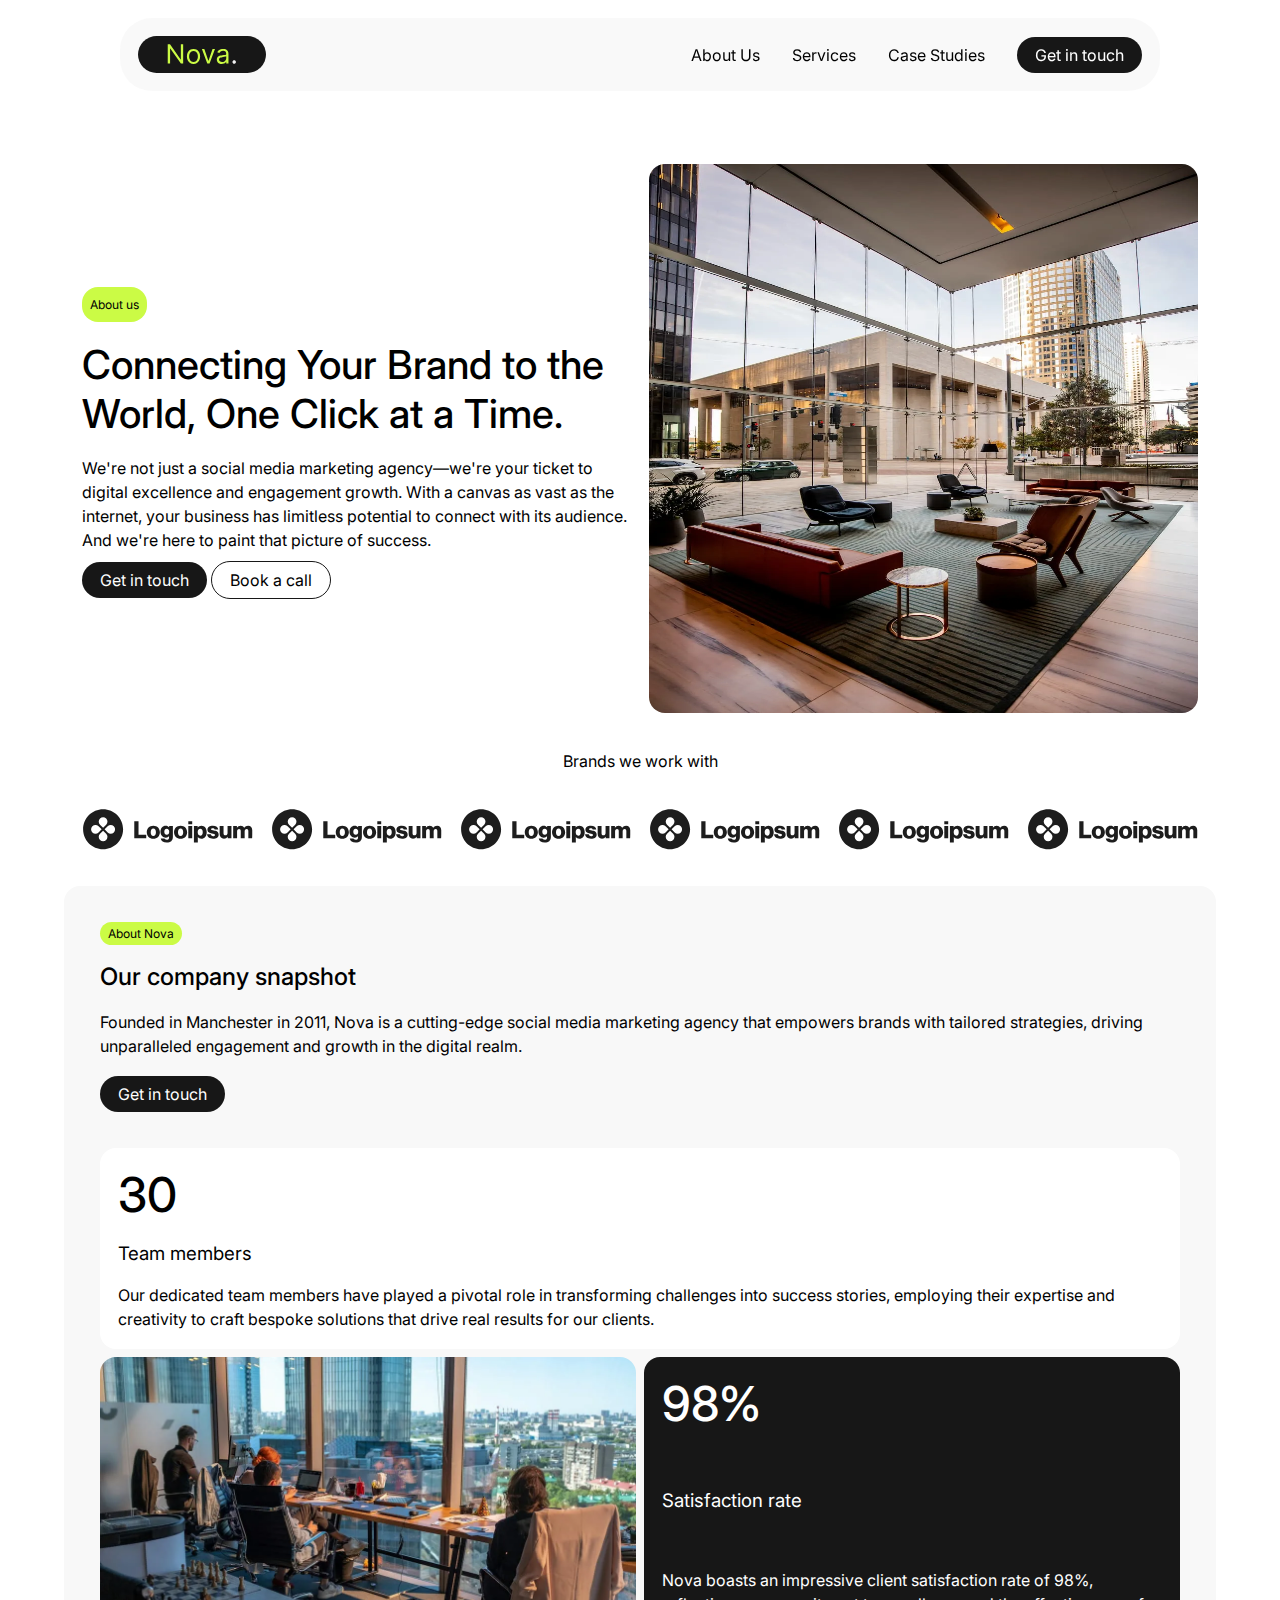
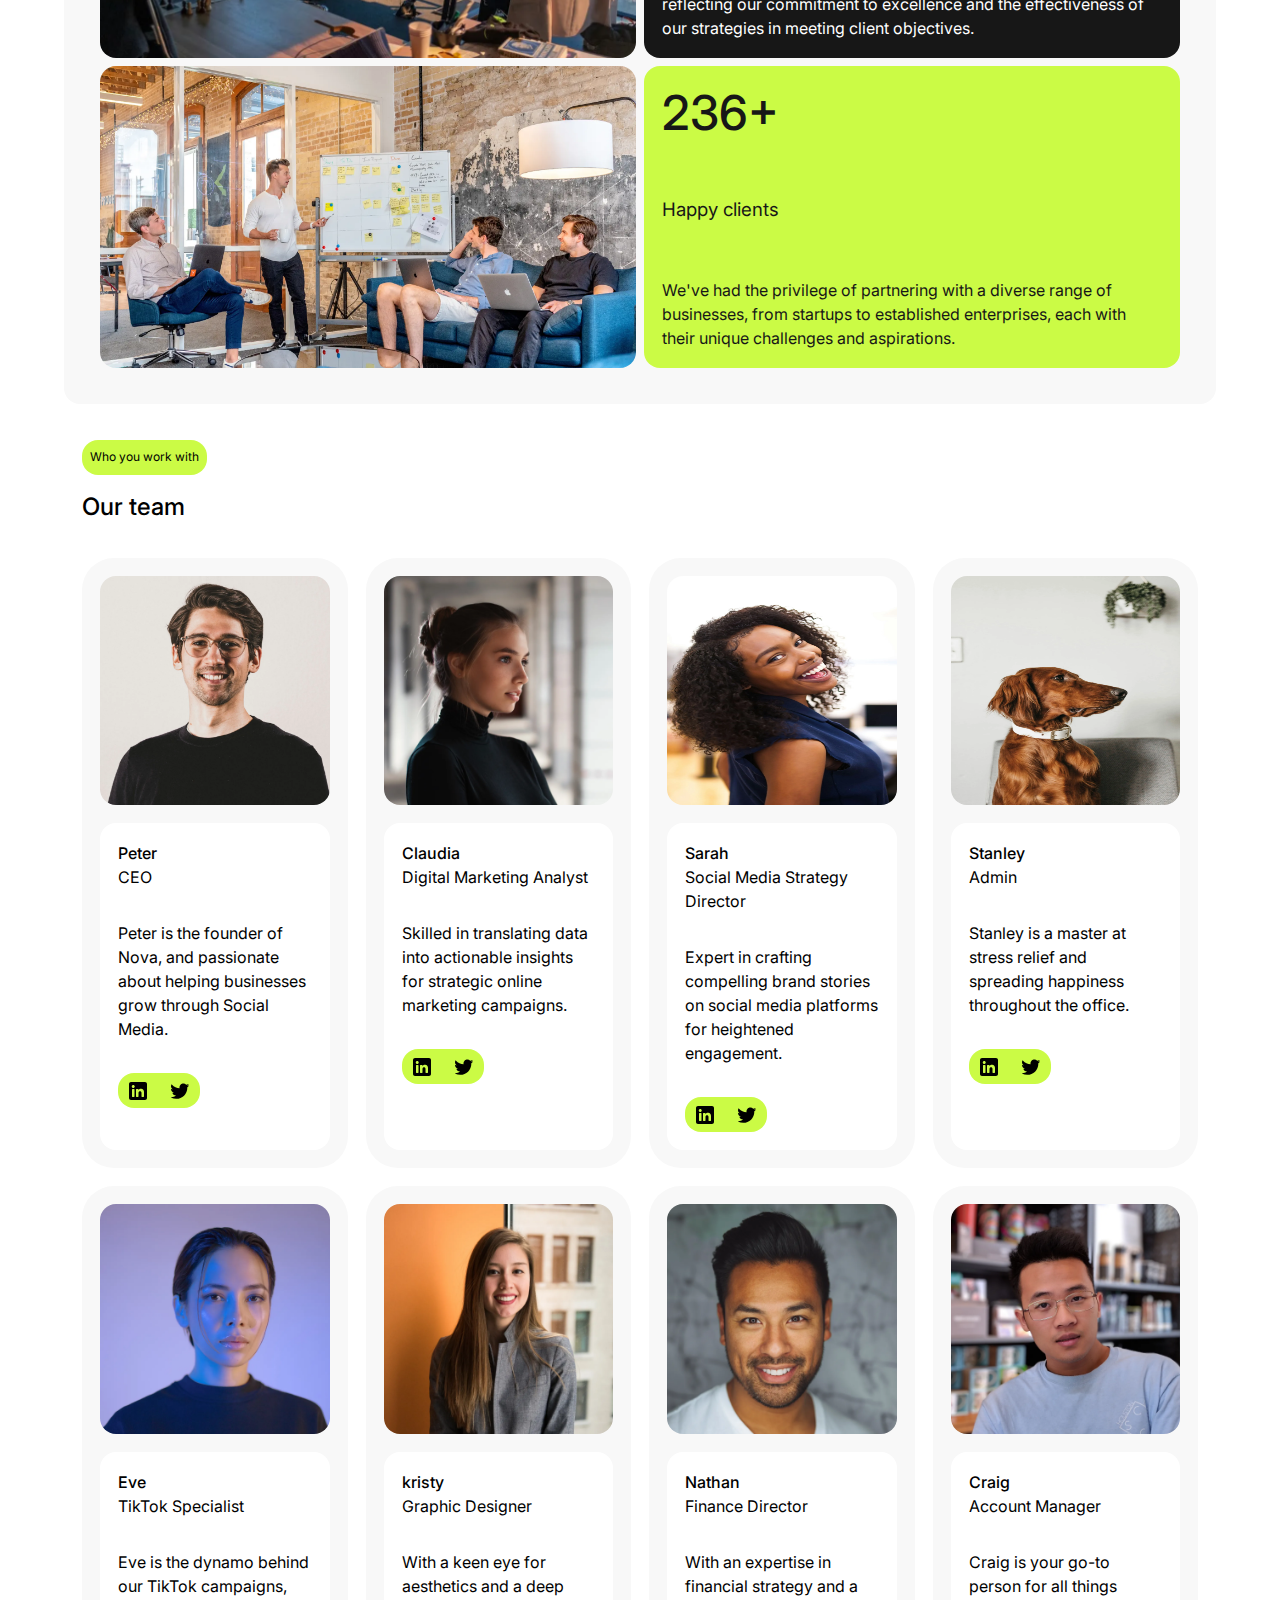
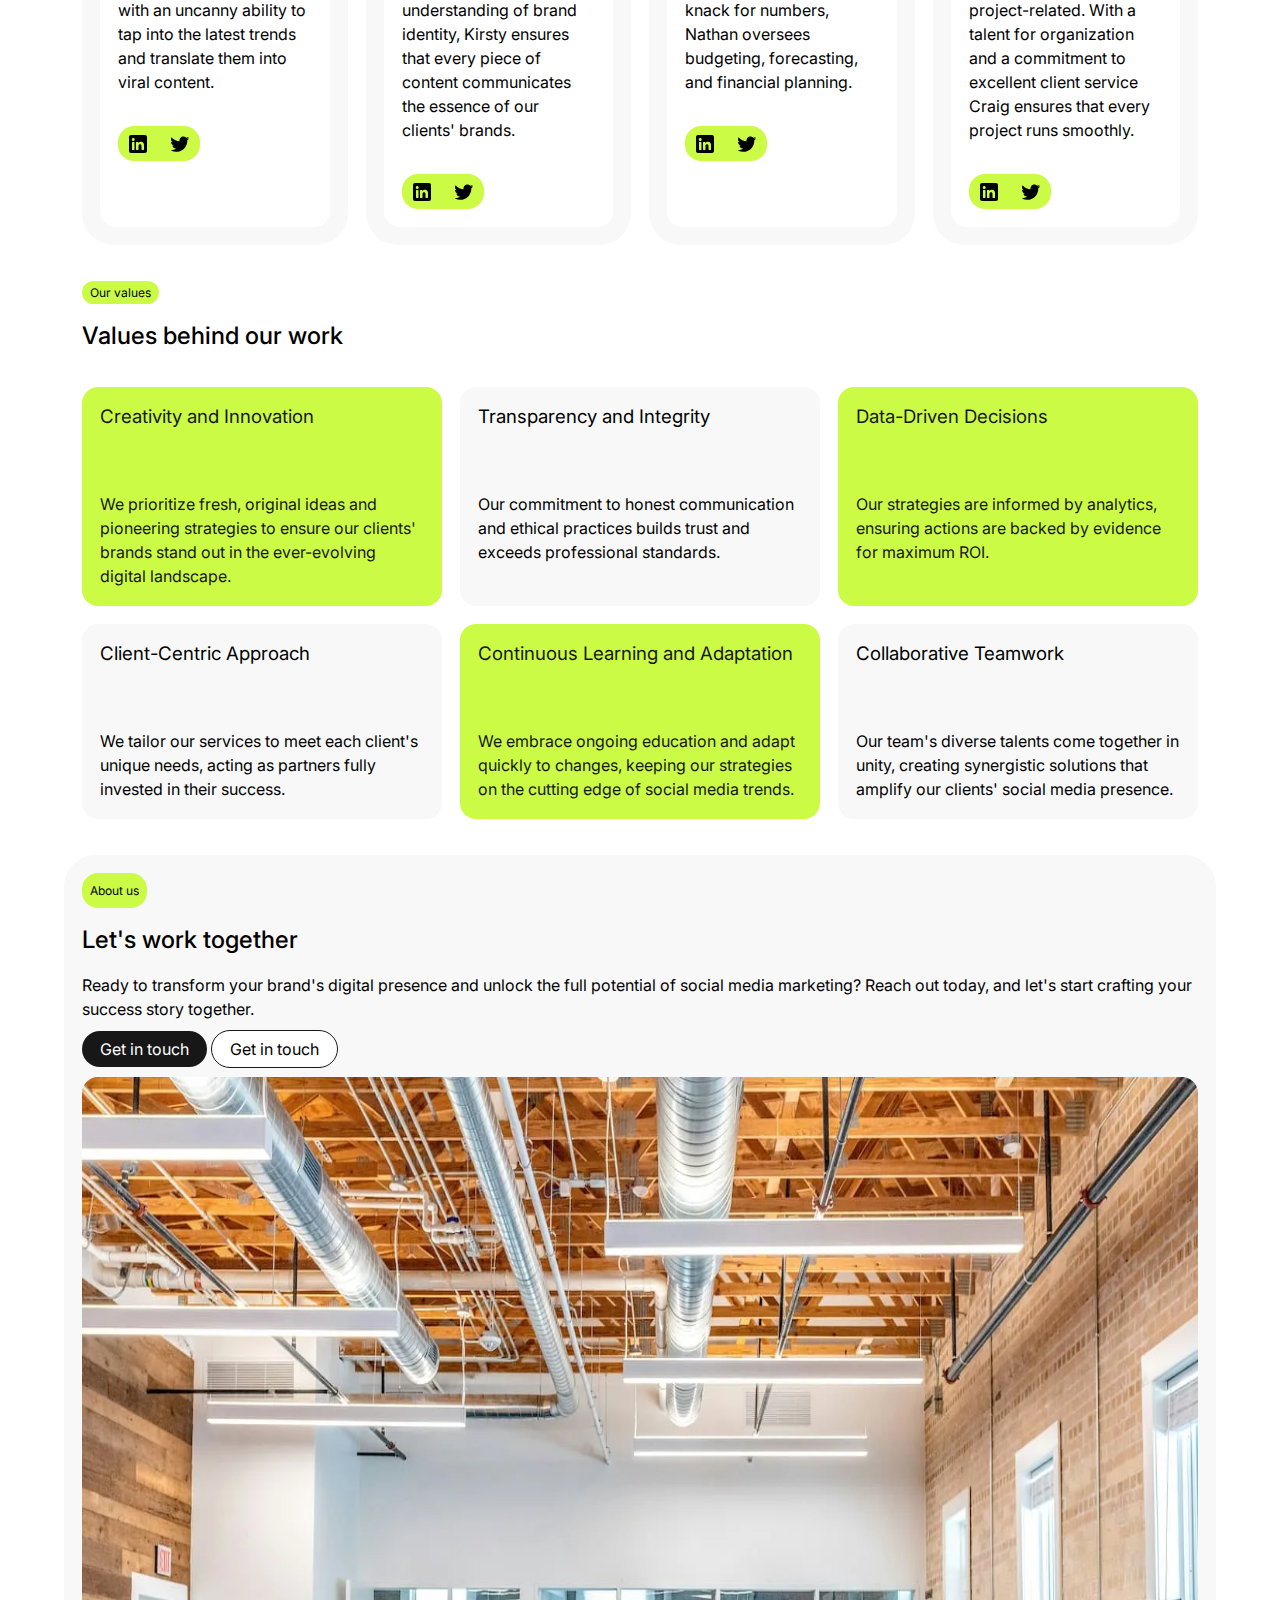
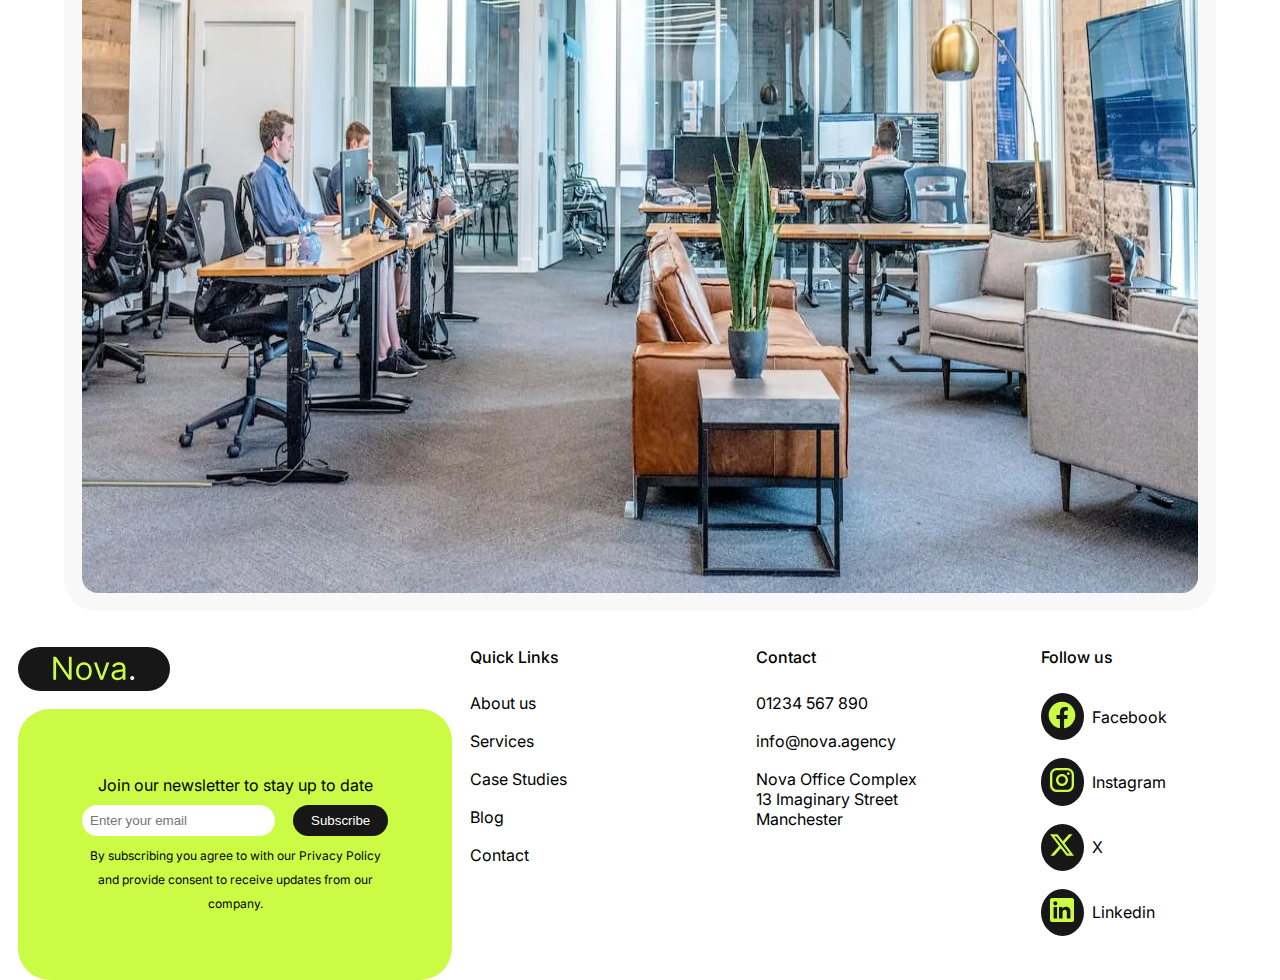
<file: about.html>
<!doctype html>
<html lang="en">
  <head>
    <meta charset="UTF-8" />
    <meta name="viewport" content="width=device-width, initial-scale=1.0" />
    <link rel="preconnect" href="https://fonts.googleapis.com" />
    <link rel="preconnect" href="https://fonts.gstatic.com" crossorigin />
    <link
      href="https://fonts.googleapis.com/css2?family=Inter:ital,opsz,wght@0,14..32,100..900;1,14..32,100..900&display=swap"
      rel="stylesheet"
    />
    <link rel="stylesheet" href="/css/style.css" />
    <title>About Us</title>
  </head>
  <body>
    <nav class="primary-nav">
      <div class="nav-container flex">
        <a href="index.html"
          ><img src="assets/nova-logo.svg" alt="Nova Logo" class="nav-logo"
        /></a>

        <div class="nav-menu bg-light-gray flex flex-col">
          <a class="nav-link" href="about.html">About Us</a>
          <a class="nav-link" href="services.html">Services</a>
          <a class="nav-link" href="work.html">Case Studies</a>

          <a href="#" class="btn primary-btn">Get in touch</a>
        </div>

        <!-- end of nav -->
        <div class="menu-icon flex flex-col">
          <div class="menu menu-line-top"></div>
          <div class="menu menu-line-middle"></div>
          <div class="menu menu-line-bottom"></div>
        </div>
        <!-- menu icon -->
      </div>
      <!-- end of nav container -->
    </nav>

    <main>
      <!-- hero -->
      <section class="about-hero">
        <div class="container">
          <div class="about-hero-wrap flex flex-col">
            <div class="about-content flex flex-col">
              <div class="eyebrow">
                <p>About us</p>
              </div>
              <h1>Connecting Your Brand to the World, One Click at a Time.</h1>
              <p>
                We're not just a social media marketing agency—we're your ticket
                to digital excellence and engagement growth. With a canvas as
                vast as the internet, your business has limitless potential to
                connect with its audience. And we're here to paint that picture
                of success.
              </p>

              <div class="btns">
                <a href="#" class="btn primary-btn">Get in touch</a>
                <a href="#" class="btn secondary-btn">Book a call</a>
              </div>
            </div>
            <div class="hero-image-wrap">
              <img src="assets/about-hero.webp" alt="" />
            </div>
          </div>
        </div>
      </section>

      <!-- brands -->
      <section class="brands">
        <div class="container">
          <p class="text-center">Brands we work with</p>

          <div class="brand-logos">
            <img src="assets/brand-logo.svg" alt="" />
            <img src="assets/brand-logo.svg" alt="" />
            <img src="assets/brand-logo.svg" alt="" />
            <img src="assets/brand-logo.svg" alt="" />
            <img src="assets/brand-logo.svg" alt="" />
            <img src="assets/brand-logo.svg" alt="" />
          </div>
        </div>
      </section>

      <!-- about -->

      <section class="about bg-light-gray">
        <div class="heading flex flex-col">
          <div class="eyebrow">About Nova</div>
          <h2>Our company snapshot</h2>
          <p>
            Founded in Manchester in 2011, Nova is a cutting-edge social media
            marketing agency that empowers brands with tailored strategies,
            driving unparalleled engagement and growth in the digital realm.
          </p>
          <a href="#" class="btn primary-btn">Get in touch</a>
        </div>

        <div class="about-grid">
          <div class="about-card bg-white flex flex-col">
            <h2 class="text-large">30</h2>
            <h3>Team members</h3>
            <p>
              Our dedicated team members have played a pivotal role in
              transforming challenges into success stories, employing their
              expertise and creativity to craft bespoke solutions that drive
              real results for our clients.
            </p>
          </div>
          <div class="stat-image-wrap">
            <img src="/assets/state-image-1.webp" alt="" />
          </div>
          <div class="about-card bg-black flex flex-col">
            <h2 class="text-large">98%</h2>
            <h3>Satisfaction rate</h3>
            <p>
              Nova boasts an impressive client satisfaction rate of 98%,
              reflecting our commitment to excellence and the effectiveness of
              our strategies in meeting client objectives.
            </p>
          </div>
          <div class="stat-image-wrap">
            <img src="/assets/stat-image-2.webp" alt="" />
          </div>
          <div class="about-card bg-accent flex flex-col">
            <h2 class="text-large">236+</h2>
            <h3>Happy clients</h3>
            <p>
              We've had the privilege of partnering with a diverse range of
              businesses, from startups to established enterprises, each with
              their unique challenges and aspirations.
            </p>
          </div>
        </div>
      </section>

      <!-- team  -->
      <section class="team">
        <div class="container">
          <div class="heading flex flex-col">
            <div class="eyebrow">
              <p>Who you work with</p>
            </div>
            <h2>Our team</h2>
          </div>

          <div class="team-wrap flex flex-col">
            <!-- member card -->
            <div class="member-card flex flex-col">
              <img src="assets/james.webp" alt="" />
              <div class="about-member flex flex-col bg-white">
                <div class="member-title">
                  <p class="member-name">Peter</p>
                  <p class="member-position">CEO</p>
                </div>
                <div class="member-desciption">
                  <p>
                    Peter is the founder of Nova, and passionate about helping
                    businesses grow through Social Media.
                  </p>
                </div>
                <div class="eyebrow">
                  <svg
                    width="24"
                    height="24"
                    viewBox="0 0 24 24"
                    fill="none"
                    xmlns="http://www.w3.org/2000/svg"
                  >
                    <path
                      fill-rule="evenodd"
                      clip-rule="evenodd"
                      d="M5 3H19C20.1046 3 21 3.89543 21 5V19C21 20.1046 20.1046 21 19 21H5C3.89543 21 3 20.1046 3 19V5C3 3.89543 3.89543 3 5 3ZM8 18C8.27614 18 8.5 17.7761 8.5 17.5V10.5C8.5 10.2239 8.27614 10 8 10H6.5C6.22386 10 6 10.2239 6 10.5V17.5C6 17.7761 6.22386 18 6.5 18H8ZM7.25 9C6.42157 9 5.75 8.32843 5.75 7.5C5.75 6.67157 6.42157 6 7.25 6C8.07843 6 8.75 6.67157 8.75 7.5C8.75 8.32843 8.07843 9 7.25 9ZM17.5 18C17.7761 18 18 17.7761 18 17.5V12.9C18.0325 11.3108 16.8576 9.95452 15.28 9.76C14.177 9.65925 13.1083 10.1744 12.5 11.1V10.5C12.5 10.2239 12.2761 10 12 10H10.5C10.2239 10 10 10.2239 10 10.5V17.5C10 17.7761 10.2239 18 10.5 18H12C12.2761 18 12.5 17.7761 12.5 17.5V13.75C12.5 12.9216 13.1716 12.25 14 12.25C14.8284 12.25 15.5 12.9216 15.5 13.75V17.5C15.5 17.7761 15.7239 18 16 18H17.5Z"
                      fill="CurrentColor"
                    />
                  </svg>
                  <svg
                    width="24"
                    height="24"
                    viewBox="0 0 24 24"
                    fill="none"
                    xmlns="http://www.w3.org/2000/svg"
                  >
                    <path
                      d="M20.9728 6.7174C20.5084 7.33692 19.947 7.87733 19.3103 8.31776C19.3103 8.47959 19.3103 8.64142 19.3103 8.81225C19.3154 11.7511 18.1415 14.5691 16.0518 16.6345C13.962 18.6999 11.1312 19.8399 8.19405 19.7989C6.49599 19.8046 4.81967 19.4169 3.29642 18.6661C3.21428 18.6302 3.16131 18.549 3.16162 18.4593V18.3604C3.16162 18.2313 3.26623 18.1267 3.39527 18.1267C5.06442 18.0716 6.67402 17.4929 7.99634 16.4724C6.48553 16.4419 5.12619 15.5469 4.5006 14.1707C4.46901 14.0956 4.47884 14.0093 4.52657 13.9432C4.57429 13.8771 4.653 13.8407 4.73425 13.8471C5.19342 13.8932 5.65718 13.8505 6.1002 13.7212C4.43239 13.375 3.17921 11.9904 2.99986 10.2957C2.99349 10.2144 3.02992 10.1357 3.096 10.0879C3.16207 10.0402 3.24824 10.0303 3.32338 10.062C3.77094 10.2595 4.25409 10.3635 4.74324 10.3676C3.28184 9.40846 2.65061 7.58405 3.20655 5.92622C3.26394 5.76513 3.40181 5.64612 3.5695 5.61294C3.73718 5.57975 3.90996 5.63728 4.02432 5.76439C5.99639 7.86325 8.70604 9.11396 11.5819 9.25279C11.5083 8.95885 11.4721 8.65676 11.4741 8.35372C11.501 6.76472 12.4842 5.34921 13.9634 4.76987C15.4425 4.19054 17.1249 4.56203 18.223 5.71044C18.9714 5.56785 19.695 5.31645 20.3707 4.96421C20.4202 4.93331 20.483 4.93331 20.5325 4.96421C20.5634 5.01373 20.5634 5.07652 20.5325 5.12604C20.2052 5.87552 19.6523 6.50412 18.9509 6.92419C19.5651 6.85296 20.1685 6.70807 20.7482 6.49264C20.797 6.45942 20.8611 6.45942 20.9099 6.49264C20.9508 6.51134 20.9814 6.54711 20.9935 6.59042C21.0056 6.63373 20.998 6.68018 20.9728 6.7174Z"
                      fill="CurrentColor"
                    />
                  </svg>
                </div>
              </div>
            </div>
            <!-- end of member card -->
            <!-- member card -->
            <div class="member-card flex flex-col">
              <img src="assets/claudia.webp" alt="" />
              <div class="about-member flex flex-col bg-white">
                <div class="member-title">
                  <p class="member-name">Claudia</p>
                  <p class="member-position">Digital Marketing Analyst</p>
                </div>
                <div class="member-desciption">
                  <p>
                    Skilled in translating data into actionable insights for
                    strategic online marketing campaigns.
                  </p>
                </div>
                <div class="eyebrow">
                  <svg
                    width="24"
                    height="24"
                    viewBox="0 0 24 24"
                    fill="none"
                    xmlns="http://www.w3.org/2000/svg"
                  >
                    <path
                      fill-rule="evenodd"
                      clip-rule="evenodd"
                      d="M5 3H19C20.1046 3 21 3.89543 21 5V19C21 20.1046 20.1046 21 19 21H5C3.89543 21 3 20.1046 3 19V5C3 3.89543 3.89543 3 5 3ZM8 18C8.27614 18 8.5 17.7761 8.5 17.5V10.5C8.5 10.2239 8.27614 10 8 10H6.5C6.22386 10 6 10.2239 6 10.5V17.5C6 17.7761 6.22386 18 6.5 18H8ZM7.25 9C6.42157 9 5.75 8.32843 5.75 7.5C5.75 6.67157 6.42157 6 7.25 6C8.07843 6 8.75 6.67157 8.75 7.5C8.75 8.32843 8.07843 9 7.25 9ZM17.5 18C17.7761 18 18 17.7761 18 17.5V12.9C18.0325 11.3108 16.8576 9.95452 15.28 9.76C14.177 9.65925 13.1083 10.1744 12.5 11.1V10.5C12.5 10.2239 12.2761 10 12 10H10.5C10.2239 10 10 10.2239 10 10.5V17.5C10 17.7761 10.2239 18 10.5 18H12C12.2761 18 12.5 17.7761 12.5 17.5V13.75C12.5 12.9216 13.1716 12.25 14 12.25C14.8284 12.25 15.5 12.9216 15.5 13.75V17.5C15.5 17.7761 15.7239 18 16 18H17.5Z"
                      fill="CurrentColor"
                    />
                  </svg>
                  <svg
                    width="24"
                    height="24"
                    viewBox="0 0 24 24"
                    fill="none"
                    xmlns="http://www.w3.org/2000/svg"
                  >
                    <path
                      d="M20.9728 6.7174C20.5084 7.33692 19.947 7.87733 19.3103 8.31776C19.3103 8.47959 19.3103 8.64142 19.3103 8.81225C19.3154 11.7511 18.1415 14.5691 16.0518 16.6345C13.962 18.6999 11.1312 19.8399 8.19405 19.7989C6.49599 19.8046 4.81967 19.4169 3.29642 18.6661C3.21428 18.6302 3.16131 18.549 3.16162 18.4593V18.3604C3.16162 18.2313 3.26623 18.1267 3.39527 18.1267C5.06442 18.0716 6.67402 17.4929 7.99634 16.4724C6.48553 16.4419 5.12619 15.5469 4.5006 14.1707C4.46901 14.0956 4.47884 14.0093 4.52657 13.9432C4.57429 13.8771 4.653 13.8407 4.73425 13.8471C5.19342 13.8932 5.65718 13.8505 6.1002 13.7212C4.43239 13.375 3.17921 11.9904 2.99986 10.2957C2.99349 10.2144 3.02992 10.1357 3.096 10.0879C3.16207 10.0402 3.24824 10.0303 3.32338 10.062C3.77094 10.2595 4.25409 10.3635 4.74324 10.3676C3.28184 9.40846 2.65061 7.58405 3.20655 5.92622C3.26394 5.76513 3.40181 5.64612 3.5695 5.61294C3.73718 5.57975 3.90996 5.63728 4.02432 5.76439C5.99639 7.86325 8.70604 9.11396 11.5819 9.25279C11.5083 8.95885 11.4721 8.65676 11.4741 8.35372C11.501 6.76472 12.4842 5.34921 13.9634 4.76987C15.4425 4.19054 17.1249 4.56203 18.223 5.71044C18.9714 5.56785 19.695 5.31645 20.3707 4.96421C20.4202 4.93331 20.483 4.93331 20.5325 4.96421C20.5634 5.01373 20.5634 5.07652 20.5325 5.12604C20.2052 5.87552 19.6523 6.50412 18.9509 6.92419C19.5651 6.85296 20.1685 6.70807 20.7482 6.49264C20.797 6.45942 20.8611 6.45942 20.9099 6.49264C20.9508 6.51134 20.9814 6.54711 20.9935 6.59042C21.0056 6.63373 20.998 6.68018 20.9728 6.7174Z"
                      fill="CurrentColor"
                    />
                  </svg>
                </div>
              </div>
            </div>
            <!-- end of member card -->
            <!-- member card -->
            <div class="member-card flex flex-col">
              <img src="assets/sarah.webp" alt="" />
              <div class="about-member flex flex-col bg-white">
                <div class="member-title">
                  <p class="member-name">Sarah</p>
                  <p class="member-position">Social Media Strategy Director</p>
                </div>
                <div class="member-desciption">
                  <p>
                    Expert in crafting compelling brand stories on social media
                    platforms for heightened engagement.
                  </p>
                </div>
                <div class="eyebrow">
                  <svg
                    width="24"
                    height="24"
                    viewBox="0 0 24 24"
                    fill="none"
                    xmlns="http://www.w3.org/2000/svg"
                  >
                    <path
                      fill-rule="evenodd"
                      clip-rule="evenodd"
                      d="M5 3H19C20.1046 3 21 3.89543 21 5V19C21 20.1046 20.1046 21 19 21H5C3.89543 21 3 20.1046 3 19V5C3 3.89543 3.89543 3 5 3ZM8 18C8.27614 18 8.5 17.7761 8.5 17.5V10.5C8.5 10.2239 8.27614 10 8 10H6.5C6.22386 10 6 10.2239 6 10.5V17.5C6 17.7761 6.22386 18 6.5 18H8ZM7.25 9C6.42157 9 5.75 8.32843 5.75 7.5C5.75 6.67157 6.42157 6 7.25 6C8.07843 6 8.75 6.67157 8.75 7.5C8.75 8.32843 8.07843 9 7.25 9ZM17.5 18C17.7761 18 18 17.7761 18 17.5V12.9C18.0325 11.3108 16.8576 9.95452 15.28 9.76C14.177 9.65925 13.1083 10.1744 12.5 11.1V10.5C12.5 10.2239 12.2761 10 12 10H10.5C10.2239 10 10 10.2239 10 10.5V17.5C10 17.7761 10.2239 18 10.5 18H12C12.2761 18 12.5 17.7761 12.5 17.5V13.75C12.5 12.9216 13.1716 12.25 14 12.25C14.8284 12.25 15.5 12.9216 15.5 13.75V17.5C15.5 17.7761 15.7239 18 16 18H17.5Z"
                      fill="CurrentColor"
                    />
                  </svg>
                  <svg
                    width="24"
                    height="24"
                    viewBox="0 0 24 24"
                    fill="none"
                    xmlns="http://www.w3.org/2000/svg"
                  >
                    <path
                      d="M20.9728 6.7174C20.5084 7.33692 19.947 7.87733 19.3103 8.31776C19.3103 8.47959 19.3103 8.64142 19.3103 8.81225C19.3154 11.7511 18.1415 14.5691 16.0518 16.6345C13.962 18.6999 11.1312 19.8399 8.19405 19.7989C6.49599 19.8046 4.81967 19.4169 3.29642 18.6661C3.21428 18.6302 3.16131 18.549 3.16162 18.4593V18.3604C3.16162 18.2313 3.26623 18.1267 3.39527 18.1267C5.06442 18.0716 6.67402 17.4929 7.99634 16.4724C6.48553 16.4419 5.12619 15.5469 4.5006 14.1707C4.46901 14.0956 4.47884 14.0093 4.52657 13.9432C4.57429 13.8771 4.653 13.8407 4.73425 13.8471C5.19342 13.8932 5.65718 13.8505 6.1002 13.7212C4.43239 13.375 3.17921 11.9904 2.99986 10.2957C2.99349 10.2144 3.02992 10.1357 3.096 10.0879C3.16207 10.0402 3.24824 10.0303 3.32338 10.062C3.77094 10.2595 4.25409 10.3635 4.74324 10.3676C3.28184 9.40846 2.65061 7.58405 3.20655 5.92622C3.26394 5.76513 3.40181 5.64612 3.5695 5.61294C3.73718 5.57975 3.90996 5.63728 4.02432 5.76439C5.99639 7.86325 8.70604 9.11396 11.5819 9.25279C11.5083 8.95885 11.4721 8.65676 11.4741 8.35372C11.501 6.76472 12.4842 5.34921 13.9634 4.76987C15.4425 4.19054 17.1249 4.56203 18.223 5.71044C18.9714 5.56785 19.695 5.31645 20.3707 4.96421C20.4202 4.93331 20.483 4.93331 20.5325 4.96421C20.5634 5.01373 20.5634 5.07652 20.5325 5.12604C20.2052 5.87552 19.6523 6.50412 18.9509 6.92419C19.5651 6.85296 20.1685 6.70807 20.7482 6.49264C20.797 6.45942 20.8611 6.45942 20.9099 6.49264C20.9508 6.51134 20.9814 6.54711 20.9935 6.59042C21.0056 6.63373 20.998 6.68018 20.9728 6.7174Z"
                      fill="CurrentColor"
                    />
                  </svg>
                </div>
              </div>
            </div>
            <!-- end of member card -->
            <!-- member card -->
            <div class="member-card flex flex-col">
              <img src="assets/stanley.webp" alt="" />
              <div class="about-member flex flex-col bg-white">
                <div class="member-title">
                  <p class="member-name">Stanley</p>
                  <p class="member-position">Admin</p>
                </div>
                <div class="member-desciption">
                  <p>
                    Stanley is a master at stress relief and spreading happiness
                    throughout the office.
                  </p>
                </div>
                <div class="eyebrow">
                  <svg
                    width="24"
                    height="24"
                    viewBox="0 0 24 24"
                    fill="none"
                    xmlns="http://www.w3.org/2000/svg"
                  >
                    <path
                      fill-rule="evenodd"
                      clip-rule="evenodd"
                      d="M5 3H19C20.1046 3 21 3.89543 21 5V19C21 20.1046 20.1046 21 19 21H5C3.89543 21 3 20.1046 3 19V5C3 3.89543 3.89543 3 5 3ZM8 18C8.27614 18 8.5 17.7761 8.5 17.5V10.5C8.5 10.2239 8.27614 10 8 10H6.5C6.22386 10 6 10.2239 6 10.5V17.5C6 17.7761 6.22386 18 6.5 18H8ZM7.25 9C6.42157 9 5.75 8.32843 5.75 7.5C5.75 6.67157 6.42157 6 7.25 6C8.07843 6 8.75 6.67157 8.75 7.5C8.75 8.32843 8.07843 9 7.25 9ZM17.5 18C17.7761 18 18 17.7761 18 17.5V12.9C18.0325 11.3108 16.8576 9.95452 15.28 9.76C14.177 9.65925 13.1083 10.1744 12.5 11.1V10.5C12.5 10.2239 12.2761 10 12 10H10.5C10.2239 10 10 10.2239 10 10.5V17.5C10 17.7761 10.2239 18 10.5 18H12C12.2761 18 12.5 17.7761 12.5 17.5V13.75C12.5 12.9216 13.1716 12.25 14 12.25C14.8284 12.25 15.5 12.9216 15.5 13.75V17.5C15.5 17.7761 15.7239 18 16 18H17.5Z"
                      fill="CurrentColor"
                    />
                  </svg>
                  <svg
                    width="24"
                    height="24"
                    viewBox="0 0 24 24"
                    fill="none"
                    xmlns="http://www.w3.org/2000/svg"
                  >
                    <path
                      d="M20.9728 6.7174C20.5084 7.33692 19.947 7.87733 19.3103 8.31776C19.3103 8.47959 19.3103 8.64142 19.3103 8.81225C19.3154 11.7511 18.1415 14.5691 16.0518 16.6345C13.962 18.6999 11.1312 19.8399 8.19405 19.7989C6.49599 19.8046 4.81967 19.4169 3.29642 18.6661C3.21428 18.6302 3.16131 18.549 3.16162 18.4593V18.3604C3.16162 18.2313 3.26623 18.1267 3.39527 18.1267C5.06442 18.0716 6.67402 17.4929 7.99634 16.4724C6.48553 16.4419 5.12619 15.5469 4.5006 14.1707C4.46901 14.0956 4.47884 14.0093 4.52657 13.9432C4.57429 13.8771 4.653 13.8407 4.73425 13.8471C5.19342 13.8932 5.65718 13.8505 6.1002 13.7212C4.43239 13.375 3.17921 11.9904 2.99986 10.2957C2.99349 10.2144 3.02992 10.1357 3.096 10.0879C3.16207 10.0402 3.24824 10.0303 3.32338 10.062C3.77094 10.2595 4.25409 10.3635 4.74324 10.3676C3.28184 9.40846 2.65061 7.58405 3.20655 5.92622C3.26394 5.76513 3.40181 5.64612 3.5695 5.61294C3.73718 5.57975 3.90996 5.63728 4.02432 5.76439C5.99639 7.86325 8.70604 9.11396 11.5819 9.25279C11.5083 8.95885 11.4721 8.65676 11.4741 8.35372C11.501 6.76472 12.4842 5.34921 13.9634 4.76987C15.4425 4.19054 17.1249 4.56203 18.223 5.71044C18.9714 5.56785 19.695 5.31645 20.3707 4.96421C20.4202 4.93331 20.483 4.93331 20.5325 4.96421C20.5634 5.01373 20.5634 5.07652 20.5325 5.12604C20.2052 5.87552 19.6523 6.50412 18.9509 6.92419C19.5651 6.85296 20.1685 6.70807 20.7482 6.49264C20.797 6.45942 20.8611 6.45942 20.9099 6.49264C20.9508 6.51134 20.9814 6.54711 20.9935 6.59042C21.0056 6.63373 20.998 6.68018 20.9728 6.7174Z"
                      fill="CurrentColor"
                    />
                  </svg>
                </div>
              </div>
            </div>
            <!-- end of member card -->
            <!-- member card -->
            <div class="member-card flex flex-col">
              <img src="assets/eve.webp" alt="" />
              <div class="about-member flex flex-col bg-white">
                <div class="member-title">
                  <p class="member-name">Eve</p>
                  <p class="member-position">TikTok Specialist</p>
                </div>
                <div class="member-desciption">
                  <p>
                    Eve is the dynamo behind our TikTok campaigns, with an
                    uncanny ability to tap into the latest trends and translate
                    them into viral content.
                  </p>
                </div>
                <div class="eyebrow">
                  <svg
                    width="24"
                    height="24"
                    viewBox="0 0 24 24"
                    fill="none"
                    xmlns="http://www.w3.org/2000/svg"
                  >
                    <path
                      fill-rule="evenodd"
                      clip-rule="evenodd"
                      d="M5 3H19C20.1046 3 21 3.89543 21 5V19C21 20.1046 20.1046 21 19 21H5C3.89543 21 3 20.1046 3 19V5C3 3.89543 3.89543 3 5 3ZM8 18C8.27614 18 8.5 17.7761 8.5 17.5V10.5C8.5 10.2239 8.27614 10 8 10H6.5C6.22386 10 6 10.2239 6 10.5V17.5C6 17.7761 6.22386 18 6.5 18H8ZM7.25 9C6.42157 9 5.75 8.32843 5.75 7.5C5.75 6.67157 6.42157 6 7.25 6C8.07843 6 8.75 6.67157 8.75 7.5C8.75 8.32843 8.07843 9 7.25 9ZM17.5 18C17.7761 18 18 17.7761 18 17.5V12.9C18.0325 11.3108 16.8576 9.95452 15.28 9.76C14.177 9.65925 13.1083 10.1744 12.5 11.1V10.5C12.5 10.2239 12.2761 10 12 10H10.5C10.2239 10 10 10.2239 10 10.5V17.5C10 17.7761 10.2239 18 10.5 18H12C12.2761 18 12.5 17.7761 12.5 17.5V13.75C12.5 12.9216 13.1716 12.25 14 12.25C14.8284 12.25 15.5 12.9216 15.5 13.75V17.5C15.5 17.7761 15.7239 18 16 18H17.5Z"
                      fill="CurrentColor"
                    />
                  </svg>
                  <svg
                    width="24"
                    height="24"
                    viewBox="0 0 24 24"
                    fill="none"
                    xmlns="http://www.w3.org/2000/svg"
                  >
                    <path
                      d="M20.9728 6.7174C20.5084 7.33692 19.947 7.87733 19.3103 8.31776C19.3103 8.47959 19.3103 8.64142 19.3103 8.81225C19.3154 11.7511 18.1415 14.5691 16.0518 16.6345C13.962 18.6999 11.1312 19.8399 8.19405 19.7989C6.49599 19.8046 4.81967 19.4169 3.29642 18.6661C3.21428 18.6302 3.16131 18.549 3.16162 18.4593V18.3604C3.16162 18.2313 3.26623 18.1267 3.39527 18.1267C5.06442 18.0716 6.67402 17.4929 7.99634 16.4724C6.48553 16.4419 5.12619 15.5469 4.5006 14.1707C4.46901 14.0956 4.47884 14.0093 4.52657 13.9432C4.57429 13.8771 4.653 13.8407 4.73425 13.8471C5.19342 13.8932 5.65718 13.8505 6.1002 13.7212C4.43239 13.375 3.17921 11.9904 2.99986 10.2957C2.99349 10.2144 3.02992 10.1357 3.096 10.0879C3.16207 10.0402 3.24824 10.0303 3.32338 10.062C3.77094 10.2595 4.25409 10.3635 4.74324 10.3676C3.28184 9.40846 2.65061 7.58405 3.20655 5.92622C3.26394 5.76513 3.40181 5.64612 3.5695 5.61294C3.73718 5.57975 3.90996 5.63728 4.02432 5.76439C5.99639 7.86325 8.70604 9.11396 11.5819 9.25279C11.5083 8.95885 11.4721 8.65676 11.4741 8.35372C11.501 6.76472 12.4842 5.34921 13.9634 4.76987C15.4425 4.19054 17.1249 4.56203 18.223 5.71044C18.9714 5.56785 19.695 5.31645 20.3707 4.96421C20.4202 4.93331 20.483 4.93331 20.5325 4.96421C20.5634 5.01373 20.5634 5.07652 20.5325 5.12604C20.2052 5.87552 19.6523 6.50412 18.9509 6.92419C19.5651 6.85296 20.1685 6.70807 20.7482 6.49264C20.797 6.45942 20.8611 6.45942 20.9099 6.49264C20.9508 6.51134 20.9814 6.54711 20.9935 6.59042C21.0056 6.63373 20.998 6.68018 20.9728 6.7174Z"
                      fill="CurrentColor"
                    />
                  </svg>
                </div>
              </div>
            </div>
            <!-- end of member card -->
            <!-- member card -->
            <div class="member-card flex flex-col">
              <img src="assets/kristy.webp" alt="" />
              <div class="about-member flex flex-col bg-white">
                <div class="member-title">
                  <p class="member-name">kristy</p>
                  <p class="member-position">Graphic Designer</p>
                </div>
                <div class="member-desciption">
                  <p>
                    With a keen eye for aesthetics and a deep understanding of
                    brand identity, Kirsty ensures that every piece of content
                    communicates the essence of our clients' brands.
                  </p>
                </div>
                <div class="eyebrow">
                  <svg
                    width="24"
                    height="24"
                    viewBox="0 0 24 24"
                    fill="none"
                    xmlns="http://www.w3.org/2000/svg"
                  >
                    <path
                      fill-rule="evenodd"
                      clip-rule="evenodd"
                      d="M5 3H19C20.1046 3 21 3.89543 21 5V19C21 20.1046 20.1046 21 19 21H5C3.89543 21 3 20.1046 3 19V5C3 3.89543 3.89543 3 5 3ZM8 18C8.27614 18 8.5 17.7761 8.5 17.5V10.5C8.5 10.2239 8.27614 10 8 10H6.5C6.22386 10 6 10.2239 6 10.5V17.5C6 17.7761 6.22386 18 6.5 18H8ZM7.25 9C6.42157 9 5.75 8.32843 5.75 7.5C5.75 6.67157 6.42157 6 7.25 6C8.07843 6 8.75 6.67157 8.75 7.5C8.75 8.32843 8.07843 9 7.25 9ZM17.5 18C17.7761 18 18 17.7761 18 17.5V12.9C18.0325 11.3108 16.8576 9.95452 15.28 9.76C14.177 9.65925 13.1083 10.1744 12.5 11.1V10.5C12.5 10.2239 12.2761 10 12 10H10.5C10.2239 10 10 10.2239 10 10.5V17.5C10 17.7761 10.2239 18 10.5 18H12C12.2761 18 12.5 17.7761 12.5 17.5V13.75C12.5 12.9216 13.1716 12.25 14 12.25C14.8284 12.25 15.5 12.9216 15.5 13.75V17.5C15.5 17.7761 15.7239 18 16 18H17.5Z"
                      fill="CurrentColor"
                    />
                  </svg>
                  <svg
                    width="24"
                    height="24"
                    viewBox="0 0 24 24"
                    fill="none"
                    xmlns="http://www.w3.org/2000/svg"
                  >
                    <path
                      d="M20.9728 6.7174C20.5084 7.33692 19.947 7.87733 19.3103 8.31776C19.3103 8.47959 19.3103 8.64142 19.3103 8.81225C19.3154 11.7511 18.1415 14.5691 16.0518 16.6345C13.962 18.6999 11.1312 19.8399 8.19405 19.7989C6.49599 19.8046 4.81967 19.4169 3.29642 18.6661C3.21428 18.6302 3.16131 18.549 3.16162 18.4593V18.3604C3.16162 18.2313 3.26623 18.1267 3.39527 18.1267C5.06442 18.0716 6.67402 17.4929 7.99634 16.4724C6.48553 16.4419 5.12619 15.5469 4.5006 14.1707C4.46901 14.0956 4.47884 14.0093 4.52657 13.9432C4.57429 13.8771 4.653 13.8407 4.73425 13.8471C5.19342 13.8932 5.65718 13.8505 6.1002 13.7212C4.43239 13.375 3.17921 11.9904 2.99986 10.2957C2.99349 10.2144 3.02992 10.1357 3.096 10.0879C3.16207 10.0402 3.24824 10.0303 3.32338 10.062C3.77094 10.2595 4.25409 10.3635 4.74324 10.3676C3.28184 9.40846 2.65061 7.58405 3.20655 5.92622C3.26394 5.76513 3.40181 5.64612 3.5695 5.61294C3.73718 5.57975 3.90996 5.63728 4.02432 5.76439C5.99639 7.86325 8.70604 9.11396 11.5819 9.25279C11.5083 8.95885 11.4721 8.65676 11.4741 8.35372C11.501 6.76472 12.4842 5.34921 13.9634 4.76987C15.4425 4.19054 17.1249 4.56203 18.223 5.71044C18.9714 5.56785 19.695 5.31645 20.3707 4.96421C20.4202 4.93331 20.483 4.93331 20.5325 4.96421C20.5634 5.01373 20.5634 5.07652 20.5325 5.12604C20.2052 5.87552 19.6523 6.50412 18.9509 6.92419C19.5651 6.85296 20.1685 6.70807 20.7482 6.49264C20.797 6.45942 20.8611 6.45942 20.9099 6.49264C20.9508 6.51134 20.9814 6.54711 20.9935 6.59042C21.0056 6.63373 20.998 6.68018 20.9728 6.7174Z"
                      fill="CurrentColor"
                    />
                  </svg>
                </div>
              </div>
            </div>
            <!-- end of member card -->
            <!-- member card -->
            <div class="member-card flex flex-col">
              <img src="assets/nathan.webp" alt="" />
              <div class="about-member flex flex-col bg-white">
                <div class="member-title">
                  <p class="member-name">Nathan</p>
                  <p class="member-position">Finance Director</p>
                </div>
                <div class="member-desciption">
                  <p>
                    With an expertise in financial strategy and a knack for
                    numbers, Nathan oversees budgeting, forecasting, and
                    financial planning.
                  </p>
                </div>
                <div class="eyebrow">
                  <svg
                    width="24"
                    height="24"
                    viewBox="0 0 24 24"
                    fill="none"
                    xmlns="http://www.w3.org/2000/svg"
                  >
                    <path
                      fill-rule="evenodd"
                      clip-rule="evenodd"
                      d="M5 3H19C20.1046 3 21 3.89543 21 5V19C21 20.1046 20.1046 21 19 21H5C3.89543 21 3 20.1046 3 19V5C3 3.89543 3.89543 3 5 3ZM8 18C8.27614 18 8.5 17.7761 8.5 17.5V10.5C8.5 10.2239 8.27614 10 8 10H6.5C6.22386 10 6 10.2239 6 10.5V17.5C6 17.7761 6.22386 18 6.5 18H8ZM7.25 9C6.42157 9 5.75 8.32843 5.75 7.5C5.75 6.67157 6.42157 6 7.25 6C8.07843 6 8.75 6.67157 8.75 7.5C8.75 8.32843 8.07843 9 7.25 9ZM17.5 18C17.7761 18 18 17.7761 18 17.5V12.9C18.0325 11.3108 16.8576 9.95452 15.28 9.76C14.177 9.65925 13.1083 10.1744 12.5 11.1V10.5C12.5 10.2239 12.2761 10 12 10H10.5C10.2239 10 10 10.2239 10 10.5V17.5C10 17.7761 10.2239 18 10.5 18H12C12.2761 18 12.5 17.7761 12.5 17.5V13.75C12.5 12.9216 13.1716 12.25 14 12.25C14.8284 12.25 15.5 12.9216 15.5 13.75V17.5C15.5 17.7761 15.7239 18 16 18H17.5Z"
                      fill="CurrentColor"
                    />
                  </svg>
                  <svg
                    width="24"
                    height="24"
                    viewBox="0 0 24 24"
                    fill="none"
                    xmlns="http://www.w3.org/2000/svg"
                  >
                    <path
                      d="M20.9728 6.7174C20.5084 7.33692 19.947 7.87733 19.3103 8.31776C19.3103 8.47959 19.3103 8.64142 19.3103 8.81225C19.3154 11.7511 18.1415 14.5691 16.0518 16.6345C13.962 18.6999 11.1312 19.8399 8.19405 19.7989C6.49599 19.8046 4.81967 19.4169 3.29642 18.6661C3.21428 18.6302 3.16131 18.549 3.16162 18.4593V18.3604C3.16162 18.2313 3.26623 18.1267 3.39527 18.1267C5.06442 18.0716 6.67402 17.4929 7.99634 16.4724C6.48553 16.4419 5.12619 15.5469 4.5006 14.1707C4.46901 14.0956 4.47884 14.0093 4.52657 13.9432C4.57429 13.8771 4.653 13.8407 4.73425 13.8471C5.19342 13.8932 5.65718 13.8505 6.1002 13.7212C4.43239 13.375 3.17921 11.9904 2.99986 10.2957C2.99349 10.2144 3.02992 10.1357 3.096 10.0879C3.16207 10.0402 3.24824 10.0303 3.32338 10.062C3.77094 10.2595 4.25409 10.3635 4.74324 10.3676C3.28184 9.40846 2.65061 7.58405 3.20655 5.92622C3.26394 5.76513 3.40181 5.64612 3.5695 5.61294C3.73718 5.57975 3.90996 5.63728 4.02432 5.76439C5.99639 7.86325 8.70604 9.11396 11.5819 9.25279C11.5083 8.95885 11.4721 8.65676 11.4741 8.35372C11.501 6.76472 12.4842 5.34921 13.9634 4.76987C15.4425 4.19054 17.1249 4.56203 18.223 5.71044C18.9714 5.56785 19.695 5.31645 20.3707 4.96421C20.4202 4.93331 20.483 4.93331 20.5325 4.96421C20.5634 5.01373 20.5634 5.07652 20.5325 5.12604C20.2052 5.87552 19.6523 6.50412 18.9509 6.92419C19.5651 6.85296 20.1685 6.70807 20.7482 6.49264C20.797 6.45942 20.8611 6.45942 20.9099 6.49264C20.9508 6.51134 20.9814 6.54711 20.9935 6.59042C21.0056 6.63373 20.998 6.68018 20.9728 6.7174Z"
                      fill="CurrentColor"
                    />
                  </svg>
                </div>
              </div>
            </div>
            <!-- end of member card -->
            <!-- member card -->
            <div class="member-card flex flex-col">
              <img src="assets/craig.webp" alt="" />
              <div class="about-member flex flex-col bg-white">
                <div class="member-title">
                  <p class="member-name">Craig</p>
                  <p class="member-position">Account Manager</p>
                </div>
                <div class="member-desciption">
                  <p>
                    Craig is your go-to person for all things project-related.
                    With a talent for organization and a commitment to excellent
                    client service Craig ensures that every project runs
                    smoothly.
                  </p>
                </div>
                <div class="eyebrow">
                  <svg
                    width="24"
                    height="24"
                    viewBox="0 0 24 24"
                    fill="none"
                    xmlns="http://www.w3.org/2000/svg"
                  >
                    <path
                      fill-rule="evenodd"
                      clip-rule="evenodd"
                      d="M5 3H19C20.1046 3 21 3.89543 21 5V19C21 20.1046 20.1046 21 19 21H5C3.89543 21 3 20.1046 3 19V5C3 3.89543 3.89543 3 5 3ZM8 18C8.27614 18 8.5 17.7761 8.5 17.5V10.5C8.5 10.2239 8.27614 10 8 10H6.5C6.22386 10 6 10.2239 6 10.5V17.5C6 17.7761 6.22386 18 6.5 18H8ZM7.25 9C6.42157 9 5.75 8.32843 5.75 7.5C5.75 6.67157 6.42157 6 7.25 6C8.07843 6 8.75 6.67157 8.75 7.5C8.75 8.32843 8.07843 9 7.25 9ZM17.5 18C17.7761 18 18 17.7761 18 17.5V12.9C18.0325 11.3108 16.8576 9.95452 15.28 9.76C14.177 9.65925 13.1083 10.1744 12.5 11.1V10.5C12.5 10.2239 12.2761 10 12 10H10.5C10.2239 10 10 10.2239 10 10.5V17.5C10 17.7761 10.2239 18 10.5 18H12C12.2761 18 12.5 17.7761 12.5 17.5V13.75C12.5 12.9216 13.1716 12.25 14 12.25C14.8284 12.25 15.5 12.9216 15.5 13.75V17.5C15.5 17.7761 15.7239 18 16 18H17.5Z"
                      fill="CurrentColor"
                    />
                  </svg>
                  <svg
                    width="24"
                    height="24"
                    viewBox="0 0 24 24"
                    fill="none"
                    xmlns="http://www.w3.org/2000/svg"
                  >
                    <path
                      d="M20.9728 6.7174C20.5084 7.33692 19.947 7.87733 19.3103 8.31776C19.3103 8.47959 19.3103 8.64142 19.3103 8.81225C19.3154 11.7511 18.1415 14.5691 16.0518 16.6345C13.962 18.6999 11.1312 19.8399 8.19405 19.7989C6.49599 19.8046 4.81967 19.4169 3.29642 18.6661C3.21428 18.6302 3.16131 18.549 3.16162 18.4593V18.3604C3.16162 18.2313 3.26623 18.1267 3.39527 18.1267C5.06442 18.0716 6.67402 17.4929 7.99634 16.4724C6.48553 16.4419 5.12619 15.5469 4.5006 14.1707C4.46901 14.0956 4.47884 14.0093 4.52657 13.9432C4.57429 13.8771 4.653 13.8407 4.73425 13.8471C5.19342 13.8932 5.65718 13.8505 6.1002 13.7212C4.43239 13.375 3.17921 11.9904 2.99986 10.2957C2.99349 10.2144 3.02992 10.1357 3.096 10.0879C3.16207 10.0402 3.24824 10.0303 3.32338 10.062C3.77094 10.2595 4.25409 10.3635 4.74324 10.3676C3.28184 9.40846 2.65061 7.58405 3.20655 5.92622C3.26394 5.76513 3.40181 5.64612 3.5695 5.61294C3.73718 5.57975 3.90996 5.63728 4.02432 5.76439C5.99639 7.86325 8.70604 9.11396 11.5819 9.25279C11.5083 8.95885 11.4721 8.65676 11.4741 8.35372C11.501 6.76472 12.4842 5.34921 13.9634 4.76987C15.4425 4.19054 17.1249 4.56203 18.223 5.71044C18.9714 5.56785 19.695 5.31645 20.3707 4.96421C20.4202 4.93331 20.483 4.93331 20.5325 4.96421C20.5634 5.01373 20.5634 5.07652 20.5325 5.12604C20.2052 5.87552 19.6523 6.50412 18.9509 6.92419C19.5651 6.85296 20.1685 6.70807 20.7482 6.49264C20.797 6.45942 20.8611 6.45942 20.9099 6.49264C20.9508 6.51134 20.9814 6.54711 20.9935 6.59042C21.0056 6.63373 20.998 6.68018 20.9728 6.7174Z"
                      fill="CurrentColor"
                    />
                  </svg>
                </div>
              </div>
            </div>
            <!-- end of member card -->
          </div>
        </div>
      </section>

      <!-- values -->
      <section class="values">
        <div class="heading text-center flex flex-col">
          <div class="eyebrow">Our values</div>
          <h2>Values behind our work</h2>
        </div>

        <div class="value-cards flex flex-col">
          <!-- beginning of value card -->
          <div class="value-card flex flex-col bg-accent">
            <h3>Creativity and Innovation</h3>
            <p>
              We prioritize fresh, original ideas and pioneering strategies to
              ensure our clients' brands stand out in the ever-evolving digital
              landscape.
            </p>
          </div>
          <!-- end of value card -->
          <!-- beginning of value card -->
          <div class="value-card flex flex-col bg-light-gray">
            <h3>Transparency and Integrity</h3>
            <p>
              Our commitment to honest communication and ethical practices
              builds trust and exceeds professional standards.
            </p>
          </div>
          <!-- end of value card -->
          <!-- beginning of value card -->
          <div class="value-card flex flex-col bg-accent">
            <h3>Data-Driven Decisions</h3>
            <p>
              Our strategies are informed by analytics, ensuring actions are
              backed by evidence for maximum ROI.
            </p>
          </div>
          <!-- end of value card -->
          <!-- beginning of value card -->
          <div class="value-card flex flex-col bg-light-gray">
            <h3>Client-Centric Approach</h3>
            <p>
              We tailor our services to meet each client's unique needs, acting
              as partners fully invested in their success.
            </p>
          </div>
          <!-- end of value card -->
          <!-- beginning of value card -->
          <div class="value-card flex flex-col bg-accent">
            <h3>Continuous Learning and Adaptation</h3>
            <p>
              We embrace ongoing education and adapt quickly to changes, keeping
              our strategies on the cutting edge of social media trends.
            </p>
          </div>
          <!-- end of value card -->
          <!-- beginning of value card -->
          <div class="value-card flex flex-col bg-light-gray">
            <h3>Collaborative Teamwork</h3>
            <p>
              Our team's diverse talents come together in unity, creating
              synergistic solutions that amplify our clients' social media
              presence.
            </p>
          </div>
          <!-- end of value card -->
        </div>
      </section>

      <section class="about-cta bg-light-gray">
        <div class="container">
          <div class="about-cta-wrap flex flex-col">
            <div class="eyebrow">
              <p>About us</p>
            </div>
            <h2>Let's work together</h2>
            <p>
              Ready to transform your brand's digital presence and unlock the
              full potential of social media marketing? Reach out today, and
              let's start crafting your success story together.
            </p>

            <div class="btns">
              <a href="#" class="btn primary-btn">Get in touch</a>
              <a href="#" class="btn secondary-btn">Get in touch</a>
            </div>
            <div class="hero-image-wrap">
              <img src="assets/about-cta.webp" alt="" />
            </div>
          </div>
        </div>
      </section>
    </main>
    <footer class="flex flex-col">
      <div class="footer-wrap">
        <div class="footer-top flex flex-col">
          <img src="assets/nova-logo.svg" alt="" />
          <div class="cta">
            <p>Join our newsletter to stay up to date</p>

            <form action="#" method="post">
              <input
                type="email"
                id="email"
                name="email"
                placeholder="Enter your email"
                required
              />
              <button class="submit btn primary-btn" type="submit">
                Subscribe
              </button>
            </form>
            <p class="text-small">
              By subscribing you agree to with our Privacy Policy and provide
              consent to receive updates from our company.
            </p>
          </div>
        </div>
        <div class="footer-grid">
          <div class="footer-links flex flex-col">
            <h4>Quick Links</h4>
            <ul class="links flex flex-col">
              <li><a href="#">About us</a></li>
              <li><a href="#">Services</a></li>
              <li><a href="#">Case Studies</a></li>
              <li><a href="#">Blog</a></li>
              <li><a href="#">Contact</a></li>
            </ul>
          </div>
          <div class="footer-links flex flex-col">
            <h4>Contact</h4>
            <ul class="links flex flex-col">
              <li><a href="#">01234 567 890</a></li>
              <li><a href="#">info@nova.agency</a></li>
              <li>
                <a href="#"
                  >Nova Office Complex <br />13 Imaginary Street
                  <br />Manchester</a
                >
              </li>
            </ul>
          </div>
          <div class="footer-links flex flex-col">
            <h4>Follow us</h4>
            <div class="links flex flex-col">
              <div class="social-link flex">
                <div class="social">
                  <svg
                    width="100%"
                    height="100%"
                    viewBox="0 0 24 24"
                    fill="none"
                    xmlns="http://www.w3.org/2000/svg"
                  >
                    <path
                      d="M22 12.0611C22 6.50451 17.5229 2 12 2C6.47715 2 2 6.50451 2 12.0611C2 17.0828 5.65684 21.2452 10.4375 22V14.9694H7.89844V12.0611H10.4375V9.84452C10.4375 7.32296 11.9305 5.93012 14.2146 5.93012C15.3088 5.93012 16.4531 6.12663 16.4531 6.12663V8.60261H15.1922C13.95 8.60261 13.5625 9.37822 13.5625 10.1739V12.0611H16.3359L15.8926 14.9694H13.5625V22C18.3432 21.2452 22 17.083 22 12.0611Z"
                      fill="CurrentColor"
                    />
                  </svg>
                </div>
                <p>Facebook</p>
              </div>
              <div class="social-link flex">
                <div class="social">
                  <svg
                    width="100%"
                    height="100%"
                    viewBox="0 0 24 24"
                    fill="none"
                    xmlns="http://www.w3.org/2000/svg"
                  >
                    <path
                      fill-rule="evenodd"
                      clip-rule="evenodd"
                      d="M16 3H8C5.23858 3 3 5.23858 3 8V16C3 18.7614 5.23858 21 8 21H16C18.7614 21 21 18.7614 21 16V8C21 5.23858 18.7614 3 16 3ZM19.25 16C19.2445 17.7926 17.7926 19.2445 16 19.25H8C6.20735 19.2445 4.75549 17.7926 4.75 16V8C4.75549 6.20735 6.20735 4.75549 8 4.75H16C17.7926 4.75549 19.2445 6.20735 19.25 8V16ZM16.75 8.25C17.3023 8.25 17.75 7.80228 17.75 7.25C17.75 6.69772 17.3023 6.25 16.75 6.25C16.1977 6.25 15.75 6.69772 15.75 7.25C15.75 7.80228 16.1977 8.25 16.75 8.25ZM12 7.5C9.51472 7.5 7.5 9.51472 7.5 12C7.5 14.4853 9.51472 16.5 12 16.5C14.4853 16.5 16.5 14.4853 16.5 12C16.5027 10.8057 16.0294 9.65957 15.1849 8.81508C14.3404 7.97059 13.1943 7.49734 12 7.5ZM9.25 12C9.25 13.5188 10.4812 14.75 12 14.75C13.5188 14.75 14.75 13.5188 14.75 12C14.75 10.4812 13.5188 9.25 12 9.25C10.4812 9.25 9.25 10.4812 9.25 12Z"
                      fill="CurrentColor"
                    />
                  </svg>
                </div>
                <p>Instagram</p>
              </div>
              <div class="social-link flex">
                <div class="social">
                  <svg
                    width="100%"
                    height="100%"
                    viewBox="0 0 24 24"
                    fill="none"
                    xmlns="http://www.w3.org/2000/svg"
                  >
                    <path
                      d="M17.1761 4H19.9362L13.9061 10.7774L21 20H15.4456L11.0951 14.4066L6.11723 20H3.35544L9.80517 12.7508L3 4H8.69545L12.6279 9.11262L17.1761 4ZM16.2073 18.3754H17.7368L7.86441 5.53928H6.2232L16.2073 18.3754Z"
                      fill="CurrentColor"
                    />
                  </svg>
                </div>
                <p>X</p>
              </div>
              <div class="social-link flex">
                <div class="social">
                  <svg
                    width="100%"
                    height="100%"
                    viewBox="0 0 24 24"
                    fill="none"
                    xmlns="http://www.w3.org/2000/svg"
                  >
                    <path
                      fill-rule="evenodd"
                      clip-rule="evenodd"
                      d="M4.5 3C3.67157 3 3 3.67157 3 4.5V19.5C3 20.3284 3.67157 21 4.5 21H19.5C20.3284 21 21 20.3284 21 19.5V4.5C21 3.67157 20.3284 3 19.5 3H4.5ZM8.52076 7.00272C8.52639 7.95897 7.81061 8.54819 6.96123 8.54397C6.16107 8.53975 5.46357 7.90272 5.46779 7.00413C5.47201 6.15897 6.13998 5.47975 7.00764 5.49944C7.88795 5.51913 8.52639 6.1646 8.52076 7.00272ZM12.2797 9.76176H9.75971H9.7583V18.3216H12.4217V18.1219C12.4217 17.742 12.4214 17.362 12.4211 16.9819V16.9818V16.9816V16.9815V16.9812C12.4203 15.9674 12.4194 14.9532 12.4246 13.9397C12.426 13.6936 12.4372 13.4377 12.5005 13.2028C12.7381 12.3253 13.5271 11.7586 14.4074 11.8979C14.9727 11.9864 15.3467 12.3141 15.5042 12.8471C15.6013 13.1803 15.6449 13.5389 15.6491 13.8863C15.6605 14.9339 15.6589 15.9815 15.6573 17.0292V17.0294C15.6567 17.3992 15.6561 17.769 15.6561 18.1388V18.3202H18.328V18.1149C18.328 17.6629 18.3278 17.211 18.3275 16.7591V16.759V16.7588C18.327 15.6293 18.3264 14.5001 18.3294 13.3702C18.3308 12.8597 18.276 12.3563 18.1508 11.8627C17.9638 11.1286 17.5771 10.5211 16.9485 10.0824C16.5027 9.77019 16.0133 9.5691 15.4663 9.5466C15.404 9.54401 15.3412 9.54062 15.2781 9.53721L15.2781 9.53721L15.2781 9.53721C14.9984 9.52209 14.7141 9.50673 14.4467 9.56066C13.6817 9.71394 13.0096 10.0641 12.5019 10.6814C12.4429 10.7522 12.3852 10.8241 12.2991 10.9314L12.2991 10.9315L12.2797 10.9557V9.76176ZM5.68164 18.3244H8.33242V9.76733H5.68164V18.3244Z"
                      fill="CurrentColor"
                    />
                  </svg>
                </div>
                <p>Linkedin</p>
              </div>
            </div>
          </div>
        </div>
      </div>
    </footer>
  </body>
  <script src="/js/main.js"></script>
</html>
</file>
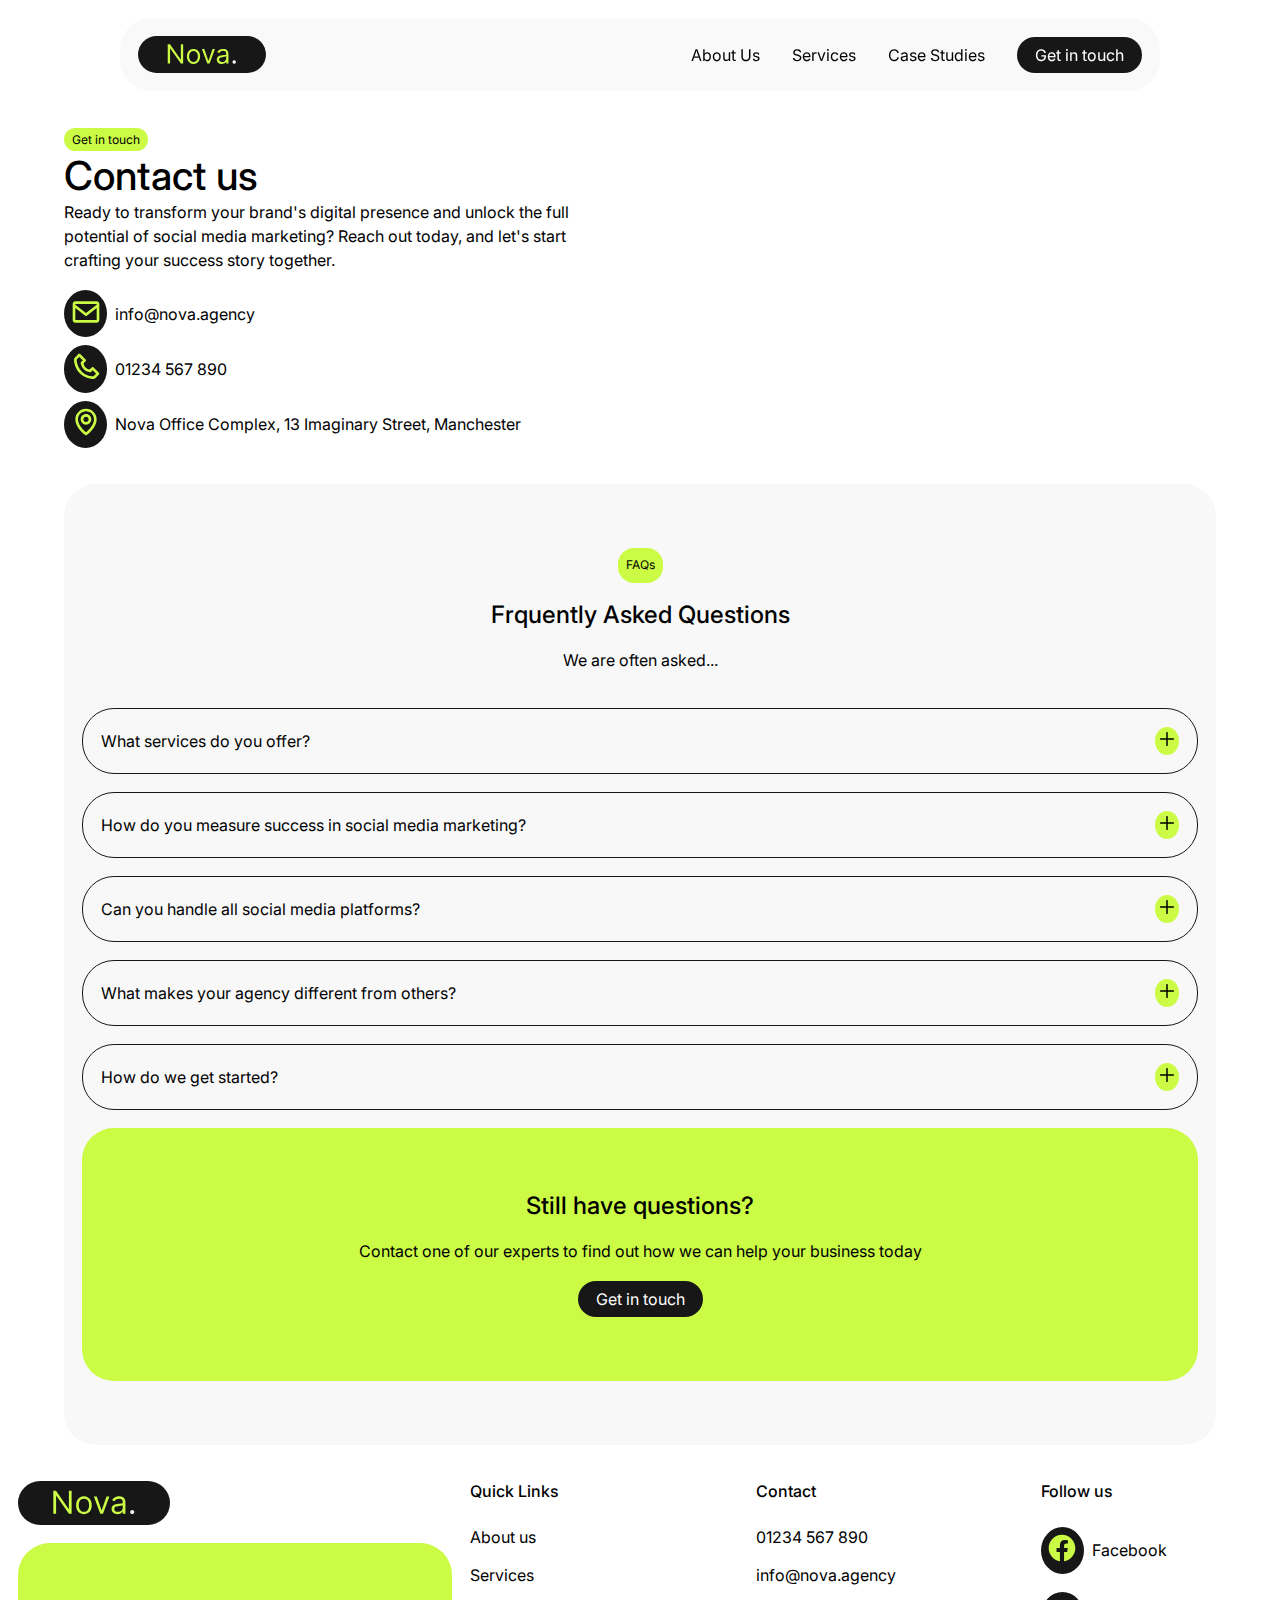
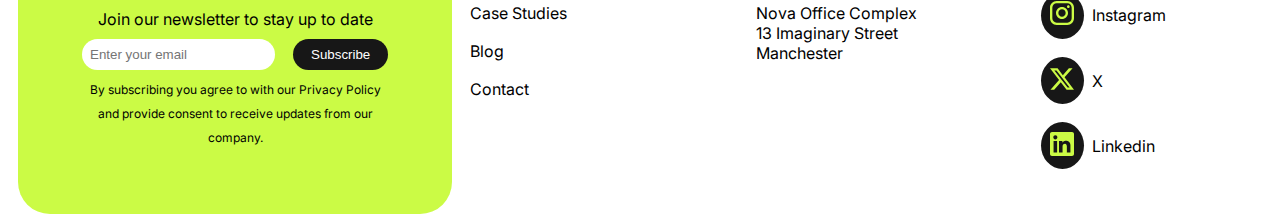
<file: contact.html>
<!doctype html>
<html lang="en">
  <head>
    <meta charset="UTF-8" />
    <meta name="viewport" content="width=device-width, initial-scale=1.0" />
    <link rel="preconnect" href="https://fonts.googleapis.com" />
    <link rel="preconnect" href="https://fonts.gstatic.com" crossorigin />
    <link
      href="https://fonts.googleapis.com/css2?family=Inter:ital,opsz,wght@0,14..32,100..900;1,14..32,100..900&display=swap"
      rel="stylesheet"
    />
    <link rel="stylesheet" href="/css/style.css" />
    <title>Contact</title>
  </head>
  <body>
    <nav class="primary-nav">
      <div class="nav-container flex">
        <a href="index.html"
          ><img src="assets/nova-logo.svg" alt="Nova Logo" class="nav-logo"
        /></a>

        <div class="nav-menu bg-light-gray flex flex-col">
          <a class="nav-link" href="about.html">About Us</a>
          <a class="nav-link" href="services.html">Services</a>
          <a class="nav-link" href="work.html">Case Studies</a>

          <a href="contact.html" class="btn primary-btn">Get in touch</a>
        </div>

        <!-- end of nav -->
        <div class="menu-icon flex flex-col">
          <div class="menu menu-line-top"></div>
          <div class="menu menu-line-middle"></div>
          <div class="menu menu-line-bottom"></div>
        </div>
        <!-- menu icon -->
      </div>
      <!-- end of nav container -->
    </nav>
    <main>
      <div class="contact-hero flex flex-col">
        <div>
          <div class="eyebrow">Get in touch</div>
          <h1>Contact us</h1>
          <p>
            Ready to transform your brand's digital presence and unlock the full
            potential of social media marketing? Reach out today, and let's
            start crafting your success story together.
          </p>
        </div>
        <div class="contact-links flex flex-col">
          <div class="social-link flex">
            <div class="social">
              <svg
                width=" 100%"
                height=" 100%"
                viewBox="0 0 24 24"
                fill="none"
                xmlns="http://www.w3.org/2000/svg"
              >
                <path
                  d="M20 4H4C2.897 4 2 4.897 2 6V18C2 19.103 2.897 20 4 20H20C21.103 20 22 19.103 22 18V6C22 4.897 21.103 4 20 4ZM20 6V6.511L12 12.734L4 6.512V6H20ZM4 18V9.044L11.386 14.789C11.5611 14.9265 11.7773 15.0013 12 15.0013C12.2227 15.0013 12.4389 14.9265 12.614 14.789L20 9.044L20.002 18H4Z"
                  fill="currentColor"
                />
              </svg>
            </div>
            <p>info@nova.agency</p>
          </div>
          <div class="social-link flex">
            <div class="social">
              <svg
                width=" 100%"
                height=" 100%"
                viewBox="0 0 24 24"
                fill="none"
                xmlns="http://www.w3.org/2000/svg"
              >
                <path
                  d="M17.707 12.293C17.6142 12.2 17.504 12.1263 17.3827 12.076C17.2614 12.0257 17.1313 11.9998 17 11.9998C16.8687 11.9998 16.7386 12.0257 16.6173 12.076C16.496 12.1263 16.3858 12.2 16.293 12.293L14.699 13.887C13.96 13.667 12.581 13.167 11.707 12.293C10.833 11.419 10.333 10.04 10.113 9.30096L11.707 7.70696C11.7999 7.61417 11.8737 7.50397 11.924 7.38265C11.9743 7.26134 12.0002 7.13129 12.0002 6.99996C12.0002 6.86862 11.9743 6.73858 11.924 6.61726C11.8737 6.49595 11.7999 6.38575 11.707 6.29296L7.707 2.29296C7.61421 2.20001 7.50401 2.12627 7.38269 2.07596C7.26138 2.02565 7.13133 1.99976 7 1.99976C6.86866 1.99976 6.73862 2.02565 6.6173 2.07596C6.49599 2.12627 6.38579 2.20001 6.293 2.29296L3.581 5.00496C3.201 5.38496 2.987 5.90696 2.995 6.43996C3.018 7.86396 3.395 12.81 7.293 16.708C11.191 20.606 16.137 20.982 17.562 21.006H17.59C18.118 21.006 18.617 20.798 18.995 20.42L21.707 17.708C21.7999 17.6152 21.8737 17.505 21.924 17.3837C21.9743 17.2623 22.0002 17.1323 22.0002 17.001C22.0002 16.8696 21.9743 16.7396 21.924 16.6183C21.8737 16.4969 21.7999 16.3867 21.707 16.294L17.707 12.293ZM17.58 19.005C16.332 18.984 12.062 18.649 8.707 15.293C5.341 11.927 5.015 7.64196 4.995 6.41896L7 4.41396L9.586 6.99996L8.293 8.29296C8.17546 8.41041 8.08904 8.55529 8.04155 8.71453C7.99406 8.87376 7.987 9.04231 8.021 9.20496C8.045 9.31996 8.632 12.047 10.292 13.707C11.952 15.367 14.679 15.954 14.794 15.978C14.9565 16.0129 15.1253 16.0064 15.2846 15.9591C15.444 15.9117 15.5889 15.825 15.706 15.707L17 14.414L19.586 17L17.58 19.005V19.005Z"
                  fill="currentColor"
                />
              </svg>
            </div>
            <p>01234 567 890</p>
          </div>
          <div class="social-link flex">
            <div class="social">
              <svg
                width=" 100%"
                height=" 100%"
                viewBox="0 0 24 24"
                fill="none"
                xmlns="http://www.w3.org/2000/svg"
              >
                <path
                  d="M12 14C14.206 14 16 12.206 16 10C16 7.794 14.206 6 12 6C9.794 6 8 7.794 8 10C8 12.206 9.794 14 12 14ZM12 8C13.103 8 14 8.897 14 10C14 11.103 13.103 12 12 12C10.897 12 10 11.103 10 10C10 8.897 10.897 8 12 8Z"
                  fill="currentColor"
                />
                <path
                  d="M11.42 21.814C11.5892 21.9349 11.792 21.9998 12 21.9998C12.208 21.9998 12.4107 21.9349 12.58 21.814C12.884 21.599 20.029 16.44 20 10C20 5.589 16.411 2 12 2C7.589 2 4 5.589 4 9.995C3.971 16.44 11.116 21.599 11.42 21.814ZM12 4C15.309 4 18 6.691 18 10.005C18.021 14.443 13.612 18.428 12 19.735C10.389 18.427 5.979 14.441 6 10C6 6.691 8.691 4 12 4Z"
                  fill="currentColor"
                />
              </svg>
            </div>
            <p>Nova Office Complex, 13 Imaginary Street, Manchester</p>
          </div>
        </div>
      </div>
      <!-- faq section -->
      <section class="faq bg-light-gray">
        <div class="container">
          <div class="heading is-center flex flex-col">
            <div class="eyebrow">
              <p>FAQs</p>
            </div>
            <h2>Frquently Asked Questions</h2>
            <p>We are often asked...</p>
          </div>

          <!-- accordion -->
          <div class="accordion flex flex-col">
            <div class="tab flex flex-col">
              <div class="tab-title flex">
                <p>What services do you offer?</p>
                <div class="accordion-icon">
                  <svg
                    width="100%"
                    height="100%"
                    viewBox="0 0 32 32"
                    fill="none"
                    xmlns="http://www.w3.org/2000/svg"
                  >
                    <path
                      d="M25.3333 15.667V16.3336C25.3333 16.7018 25.0349 17.0003 24.6667 17.0003H17V24.667C17 25.0351 16.7015 25.3336 16.3333 25.3336H15.6667C15.2985 25.3336 15 25.0351 15 24.667V17.0003H7.3333C6.96511 17.0003 6.66663 16.7018 6.66663 16.3336V15.667C6.66663 15.2988 6.96511 15.0003 7.3333 15.0003H15V7.33365C15 6.96546 15.2985 6.66699 15.6667 6.66699H16.3333C16.7015 6.66699 17 6.96546 17 7.33365V15.0003H24.6667C25.0349 15.0003 25.3333 15.2988 25.3333 15.667Z"
                      fill="currentColor"
                    />
                  </svg>
                </div>
              </div>
              <div class="tab-content flex flex-col">
                <p>
                  Our agency specializes in a comprehensive range of services
                  including social media strategy development, content creation
                  and curation, community management, paid social advertising,
                  analytics and reporting, and influencer partnerships. We
                  tailor our services to meet the unique needs of each client,
                  ensuring a customized approach to boost your online presence.
                </p>
              </div>
            </div>
            <div class="tab flex flex-col">
              <div class="tab-title flex">
                <p>How do you measure success in social media marketing?</p>
                <div class="accordion-icon">
                  <svg
                    width="100%"
                    height="100%"
                    viewBox="0 0 32 32"
                    fill="none"
                    xmlns="http://www.w3.org/2000/svg"
                  >
                    <path
                      d="M25.3333 15.667V16.3336C25.3333 16.7018 25.0349 17.0003 24.6667 17.0003H17V24.667C17 25.0351 16.7015 25.3336 16.3333 25.3336H15.6667C15.2985 25.3336 15 25.0351 15 24.667V17.0003H7.3333C6.96511 17.0003 6.66663 16.7018 6.66663 16.3336V15.667C6.66663 15.2988 6.96511 15.0003 7.3333 15.0003H15V7.33365C15 6.96546 15.2985 6.66699 15.6667 6.66699H16.3333C16.7015 6.66699 17 6.96546 17 7.33365V15.0003H24.6667C25.0349 15.0003 25.3333 15.2988 25.3333 15.667Z"
                      fill="currentColor"
                    />
                  </svg>
                </div>
              </div>
              <div class="tab-content flex flex-col">
                <p>
                  Success in social media marketing is measured through a
                  variety of metrics that align with your business goals. These
                  can include an increase in followers, engagement rates (likes,
                  comments, shares), website traffic referred from social media
                  platforms, lead generation, and conversion rates. We also
                  focus on more nuanced metrics such as audience sentiment and
                  brand awareness. Our team provides detailed reports to track
                  these metrics and assess the ROI of your social media
                  campaigns.
                </p>
              </div>
            </div>
            <div class="tab flex flex-col">
              <div class="tab-title flex">
                <p>Can you handle all social media platforms?</p>
                <div class="accordion-icon">
                  <svg
                    width="100%"
                    height="100%"
                    viewBox="0 0 32 32"
                    fill="none"
                    xmlns="http://www.w3.org/2000/svg"
                  >
                    <path
                      d="M25.3333 15.667V16.3336C25.3333 16.7018 25.0349 17.0003 24.6667 17.0003H17V24.667C17 25.0351 16.7015 25.3336 16.3333 25.3336H15.6667C15.2985 25.3336 15 25.0351 15 24.667V17.0003H7.3333C6.96511 17.0003 6.66663 16.7018 6.66663 16.3336V15.667C6.66663 15.2988 6.96511 15.0003 7.3333 15.0003H15V7.33365C15 6.96546 15.2985 6.66699 15.6667 6.66699H16.3333C16.7015 6.66699 17 6.96546 17 7.33365V15.0003H24.6667C25.0349 15.0003 25.3333 15.2988 25.3333 15.667Z"
                      fill="currentColor"
                    />
                  </svg>
                </div>
              </div>
              <div class="tab-content flex flex-col">
                <p>
                  Yes, our team is proficient in managing a wide array of social
                  media platforms including but not limited to Facebook,
                  Instagram, Twitter, LinkedIn, Pinterest, and TikTok. We stay
                  up-to-date with the latest trends and best practices for each
                  platform to ensure your content resonates with your target
                  audience and achieves maximum impact.
                </p>
              </div>
            </div>
            <div class="tab flex flex-col">
              <div class="tab-title flex">
                <p>What makes your agency different from others?</p>
                <div class="accordion-icon">
                  <svg
                    width="100%"
                    height="100%"
                    viewBox="0 0 32 32"
                    fill="none"
                    xmlns="http://www.w3.org/2000/svg"
                  >
                    <path
                      d="M25.3333 15.667V16.3336C25.3333 16.7018 25.0349 17.0003 24.6667 17.0003H17V24.667C17 25.0351 16.7015 25.3336 16.3333 25.3336H15.6667C15.2985 25.3336 15 25.0351 15 24.667V17.0003H7.3333C6.96511 17.0003 6.66663 16.7018 6.66663 16.3336V15.667C6.66663 15.2988 6.96511 15.0003 7.3333 15.0003H15V7.33365C15 6.96546 15.2985 6.66699 15.6667 6.66699H16.3333C16.7015 6.66699 17 6.96546 17 7.33365V15.0003H24.6667C25.0349 15.0003 25.3333 15.2988 25.3333 15.667Z"
                      fill="currentColor"
                    />
                  </svg>
                </div>
              </div>
              <div class="tab-content flex flex-col">
                <p>
                  What sets us apart is our personalized approach and commitment
                  to understanding your brand's unique voice and objectives. Our
                  agency combines creativity with data-driven strategies to
                  craft compelling content that engages your target audience. We
                  prioritize transparency and communication, keeping you
                  informed and involved at every step of the process.
                  Additionally, our team continuously adapts to the
                  ever-changing social media landscape to keep your strategy
                  ahead of the curve.
                </p>
              </div>
            </div>
            <div class="tab flex flex-col">
              <div class="tab-title flex">
                <p>How do we get started?</p>
                <div class="accordion-icon">
                  <svg
                    width="100%"
                    height="100%"
                    viewBox="0 0 32 32"
                    fill="none"
                    xmlns="http://www.w3.org/2000/svg"
                  >
                    <path
                      d="M25.3333 15.667V16.3336C25.3333 16.7018 25.0349 17.0003 24.6667 17.0003H17V24.667C17 25.0351 16.7015 25.3336 16.3333 25.3336H15.6667C15.2985 25.3336 15 25.0351 15 24.667V17.0003H7.3333C6.96511 17.0003 6.66663 16.7018 6.66663 16.3336V15.667C6.66663 15.2988 6.96511 15.0003 7.3333 15.0003H15V7.33365C15 6.96546 15.2985 6.66699 15.6667 6.66699H16.3333C16.7015 6.66699 17 6.96546 17 7.33365V15.0003H24.6667C25.0349 15.0003 25.3333 15.2988 25.3333 15.667Z"
                      fill="currentColor"
                    />
                  </svg>
                </div>
              </div>
              <div class="tab-content flex flex-col">
                <p>
                  Getting started is easy! Simply reach out to us through our
                  website contact form, email, or by giving us a call. We'll
                  schedule an initial consultation to discuss your business
                  goals, target audience, and current social media efforts. From
                  there, we'll propose a customized strategy tailored to your
                  needs. Once you're ready to proceed, we'll kick off your
                  campaign and start making social media work for you.
                </p>
              </div>
            </div>

            <div class="cta flex flex-col">
              <h2>Still have questions?</h2>
              <p>
                Contact one of our experts to find out how we can help your
                business today
              </p>
              <a href="contact.html" class="btn primary-btn">Get in touch</a>
            </div>
          </div>
          <!-- end of accordion -->
        </div>
      </section>
    </main>
    <footer class="flex flex-col">
      <div class="footer-wrap">
        <div class="footer-top flex flex-col">
          <img src="assets/nova-logo.svg" alt="" />
          <div class="cta">
            <p>Join our newsletter to stay up to date</p>

            <form action="#" method="post">
              <input
                type="email"
                id="email"
                name="email"
                placeholder="Enter your email"
                required
              />
              <button class="submit btn primary-btn" type="submit">
                Subscribe
              </button>
            </form>
            <p class="text-small">
              By subscribing you agree to with our Privacy Policy and provide
              consent to receive updates from our company.
            </p>
          </div>
        </div>
        <div class="footer-grid">
          <div class="footer-links flex flex-col">
            <h4>Quick Links</h4>
            <ul class="links flex flex-col">
              <li><a href="#">About us</a></li>
              <li><a href="#">Services</a></li>
              <li><a href="#">Case Studies</a></li>
              <li><a href="#">Blog</a></li>
              <li><a href="#">Contact</a></li>
            </ul>
          </div>
          <div class="footer-links flex flex-col">
            <h4>Contact</h4>
            <ul class="links flex flex-col">
              <li><a href="#">01234 567 890</a></li>
              <li><a href="#">info@nova.agency</a></li>
              <li>
                <a href="#"
                  >Nova Office Complex <br />13 Imaginary Street
                  <br />Manchester</a
                >
              </li>
            </ul>
          </div>
          <div class="footer-links flex flex-col">
            <h4>Follow us</h4>
            <div class="links flex flex-col">
              <div class="social-link flex">
                <div class="social">
                  <svg
                    width="100%"
                    height="100%"
                    viewBox="0 0 24 24"
                    fill="none"
                    xmlns="http://www.w3.org/2000/svg"
                  >
                    <path
                      d="M22 12.0611C22 6.50451 17.5229 2 12 2C6.47715 2 2 6.50451 2 12.0611C2 17.0828 5.65684 21.2452 10.4375 22V14.9694H7.89844V12.0611H10.4375V9.84452C10.4375 7.32296 11.9305 5.93012 14.2146 5.93012C15.3088 5.93012 16.4531 6.12663 16.4531 6.12663V8.60261H15.1922C13.95 8.60261 13.5625 9.37822 13.5625 10.1739V12.0611H16.3359L15.8926 14.9694H13.5625V22C18.3432 21.2452 22 17.083 22 12.0611Z"
                      fill="CurrentColor"
                    />
                  </svg>
                </div>
                <p>Facebook</p>
              </div>
              <div class="social-link flex">
                <div class="social">
                  <svg
                    width="100%"
                    height="100%"
                    viewBox="0 0 24 24"
                    fill="none"
                    xmlns="http://www.w3.org/2000/svg"
                  >
                    <path
                      fill-rule="evenodd"
                      clip-rule="evenodd"
                      d="M16 3H8C5.23858 3 3 5.23858 3 8V16C3 18.7614 5.23858 21 8 21H16C18.7614 21 21 18.7614 21 16V8C21 5.23858 18.7614 3 16 3ZM19.25 16C19.2445 17.7926 17.7926 19.2445 16 19.25H8C6.20735 19.2445 4.75549 17.7926 4.75 16V8C4.75549 6.20735 6.20735 4.75549 8 4.75H16C17.7926 4.75549 19.2445 6.20735 19.25 8V16ZM16.75 8.25C17.3023 8.25 17.75 7.80228 17.75 7.25C17.75 6.69772 17.3023 6.25 16.75 6.25C16.1977 6.25 15.75 6.69772 15.75 7.25C15.75 7.80228 16.1977 8.25 16.75 8.25ZM12 7.5C9.51472 7.5 7.5 9.51472 7.5 12C7.5 14.4853 9.51472 16.5 12 16.5C14.4853 16.5 16.5 14.4853 16.5 12C16.5027 10.8057 16.0294 9.65957 15.1849 8.81508C14.3404 7.97059 13.1943 7.49734 12 7.5ZM9.25 12C9.25 13.5188 10.4812 14.75 12 14.75C13.5188 14.75 14.75 13.5188 14.75 12C14.75 10.4812 13.5188 9.25 12 9.25C10.4812 9.25 9.25 10.4812 9.25 12Z"
                      fill="CurrentColor"
                    />
                  </svg>
                </div>
                <p>Instagram</p>
              </div>
              <div class="social-link flex">
                <div class="social">
                  <svg
                    width="100%"
                    height="100%"
                    viewBox="0 0 24 24"
                    fill="none"
                    xmlns="http://www.w3.org/2000/svg"
                  >
                    <path
                      d="M17.1761 4H19.9362L13.9061 10.7774L21 20H15.4456L11.0951 14.4066L6.11723 20H3.35544L9.80517 12.7508L3 4H8.69545L12.6279 9.11262L17.1761 4ZM16.2073 18.3754H17.7368L7.86441 5.53928H6.2232L16.2073 18.3754Z"
                      fill="CurrentColor"
                    />
                  </svg>
                </div>
                <p>X</p>
              </div>
              <div class="social-link flex">
                <div class="social">
                  <svg
                    width="100%"
                    height="100%"
                    viewBox="0 0 24 24"
                    fill="none"
                    xmlns="http://www.w3.org/2000/svg"
                  >
                    <path
                      fill-rule="evenodd"
                      clip-rule="evenodd"
                      d="M4.5 3C3.67157 3 3 3.67157 3 4.5V19.5C3 20.3284 3.67157 21 4.5 21H19.5C20.3284 21 21 20.3284 21 19.5V4.5C21 3.67157 20.3284 3 19.5 3H4.5ZM8.52076 7.00272C8.52639 7.95897 7.81061 8.54819 6.96123 8.54397C6.16107 8.53975 5.46357 7.90272 5.46779 7.00413C5.47201 6.15897 6.13998 5.47975 7.00764 5.49944C7.88795 5.51913 8.52639 6.1646 8.52076 7.00272ZM12.2797 9.76176H9.75971H9.7583V18.3216H12.4217V18.1219C12.4217 17.742 12.4214 17.362 12.4211 16.9819V16.9818V16.9816V16.9815V16.9812C12.4203 15.9674 12.4194 14.9532 12.4246 13.9397C12.426 13.6936 12.4372 13.4377 12.5005 13.2028C12.7381 12.3253 13.5271 11.7586 14.4074 11.8979C14.9727 11.9864 15.3467 12.3141 15.5042 12.8471C15.6013 13.1803 15.6449 13.5389 15.6491 13.8863C15.6605 14.9339 15.6589 15.9815 15.6573 17.0292V17.0294C15.6567 17.3992 15.6561 17.769 15.6561 18.1388V18.3202H18.328V18.1149C18.328 17.6629 18.3278 17.211 18.3275 16.7591V16.759V16.7588C18.327 15.6293 18.3264 14.5001 18.3294 13.3702C18.3308 12.8597 18.276 12.3563 18.1508 11.8627C17.9638 11.1286 17.5771 10.5211 16.9485 10.0824C16.5027 9.77019 16.0133 9.5691 15.4663 9.5466C15.404 9.54401 15.3412 9.54062 15.2781 9.53721L15.2781 9.53721L15.2781 9.53721C14.9984 9.52209 14.7141 9.50673 14.4467 9.56066C13.6817 9.71394 13.0096 10.0641 12.5019 10.6814C12.4429 10.7522 12.3852 10.8241 12.2991 10.9314L12.2991 10.9315L12.2797 10.9557V9.76176ZM5.68164 18.3244H8.33242V9.76733H5.68164V18.3244Z"
                      fill="CurrentColor"
                    />
                  </svg>
                </div>
                <p>Linkedin</p>
              </div>
            </div>
          </div>
        </div>
      </div>
    </footer>
  </body>
  <script src="/js/main.js"></script>
</html>
</file>
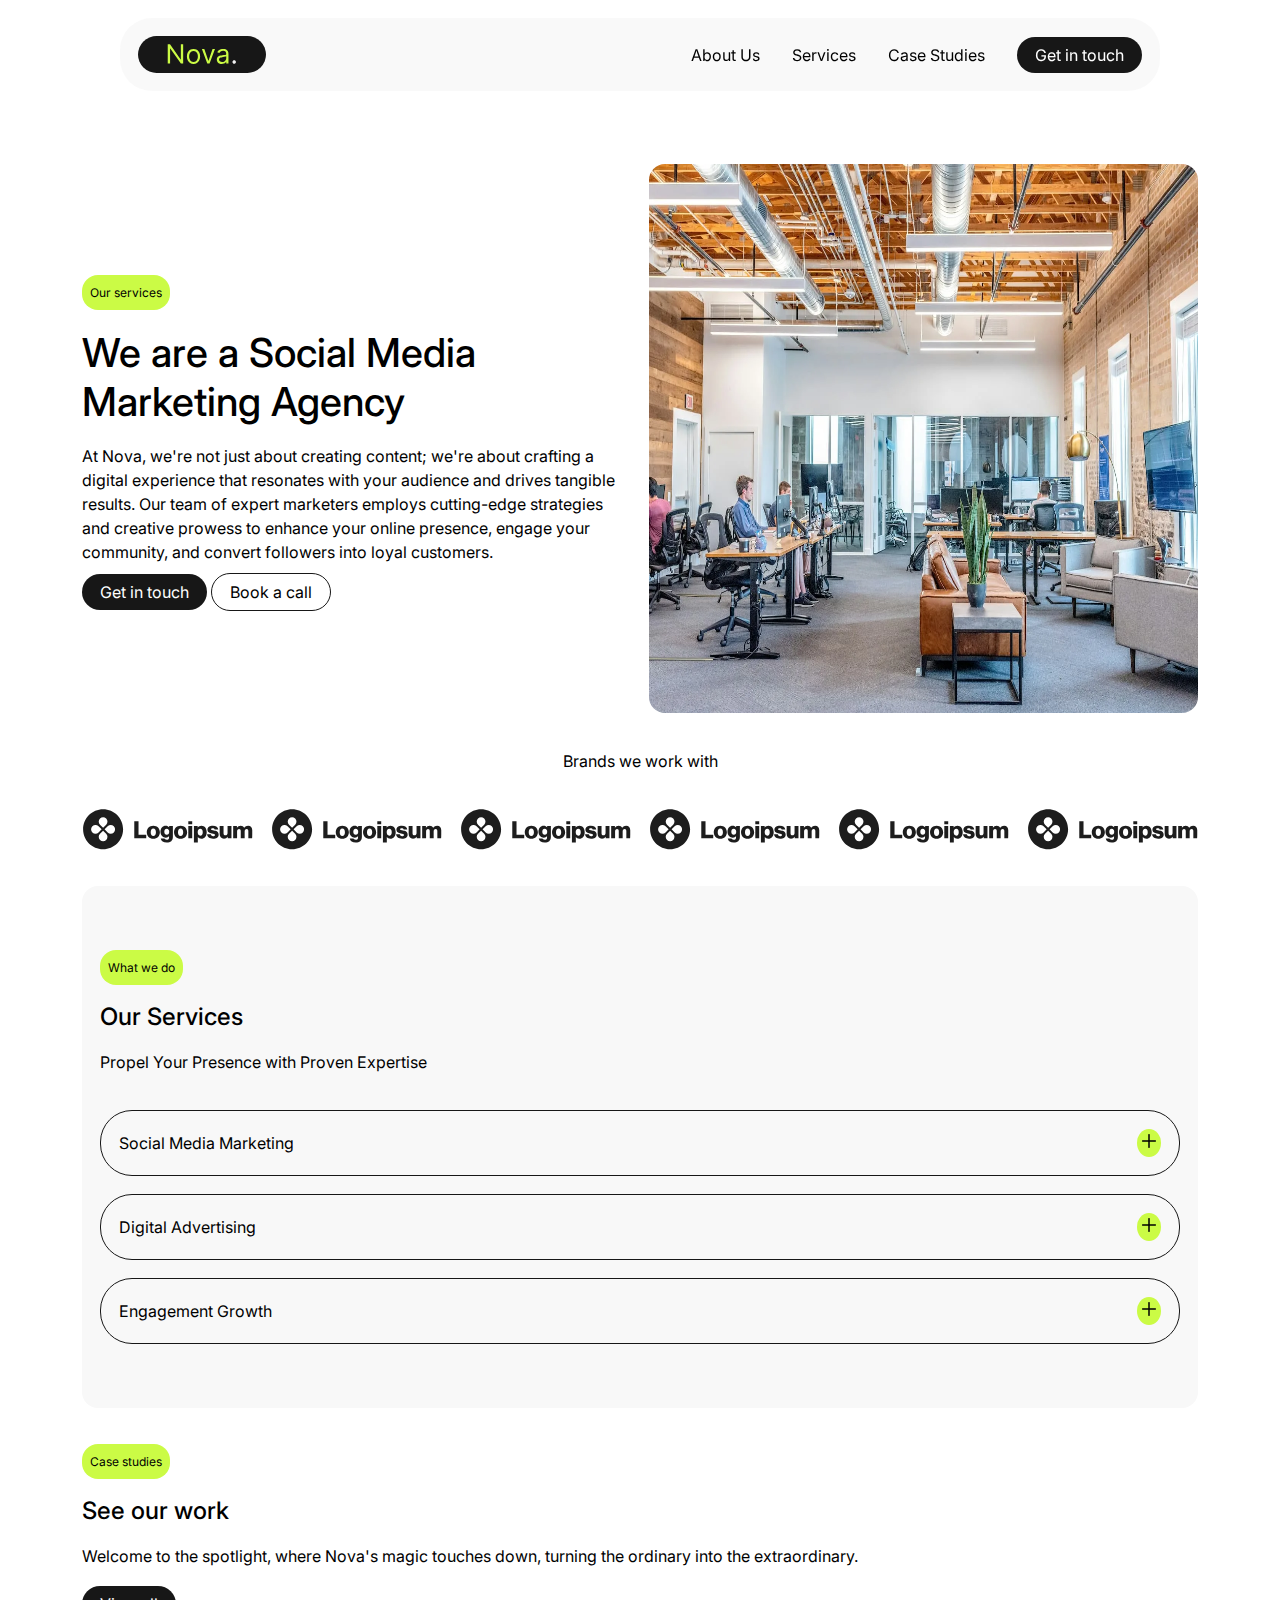
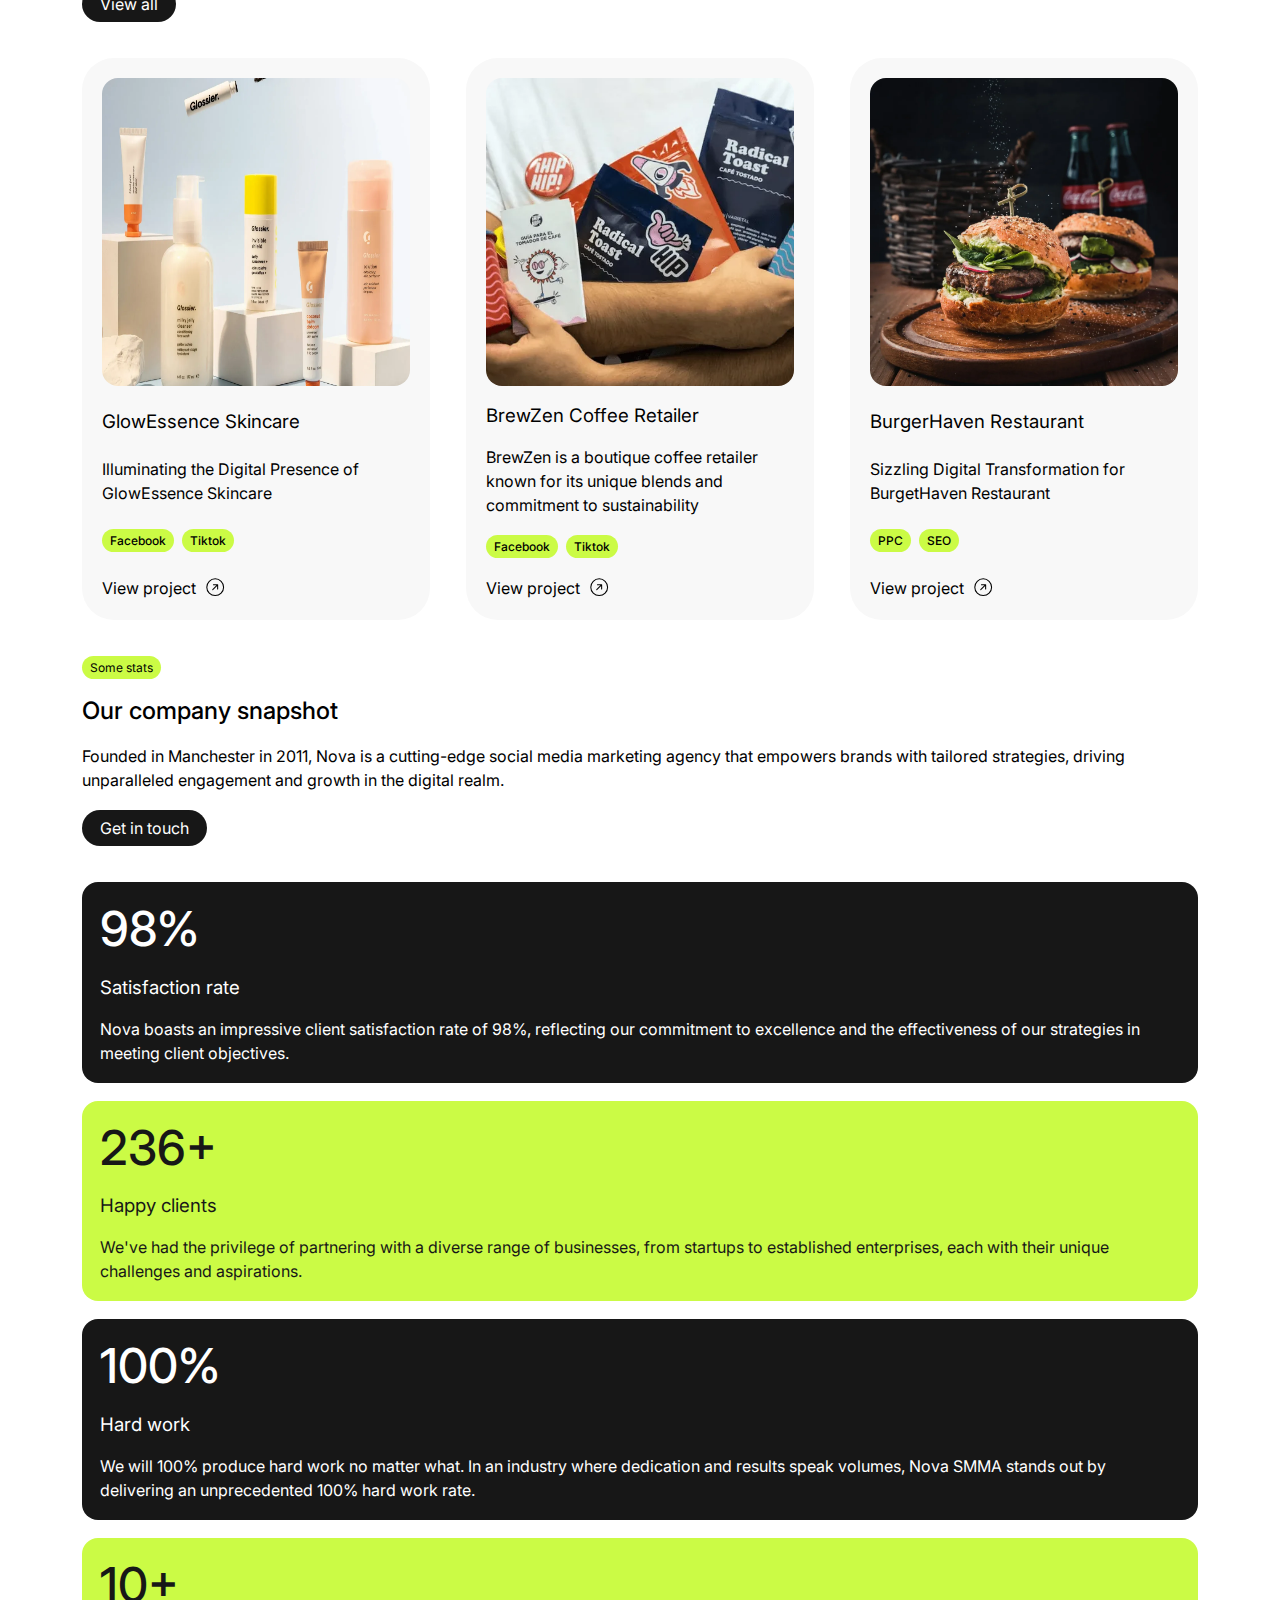
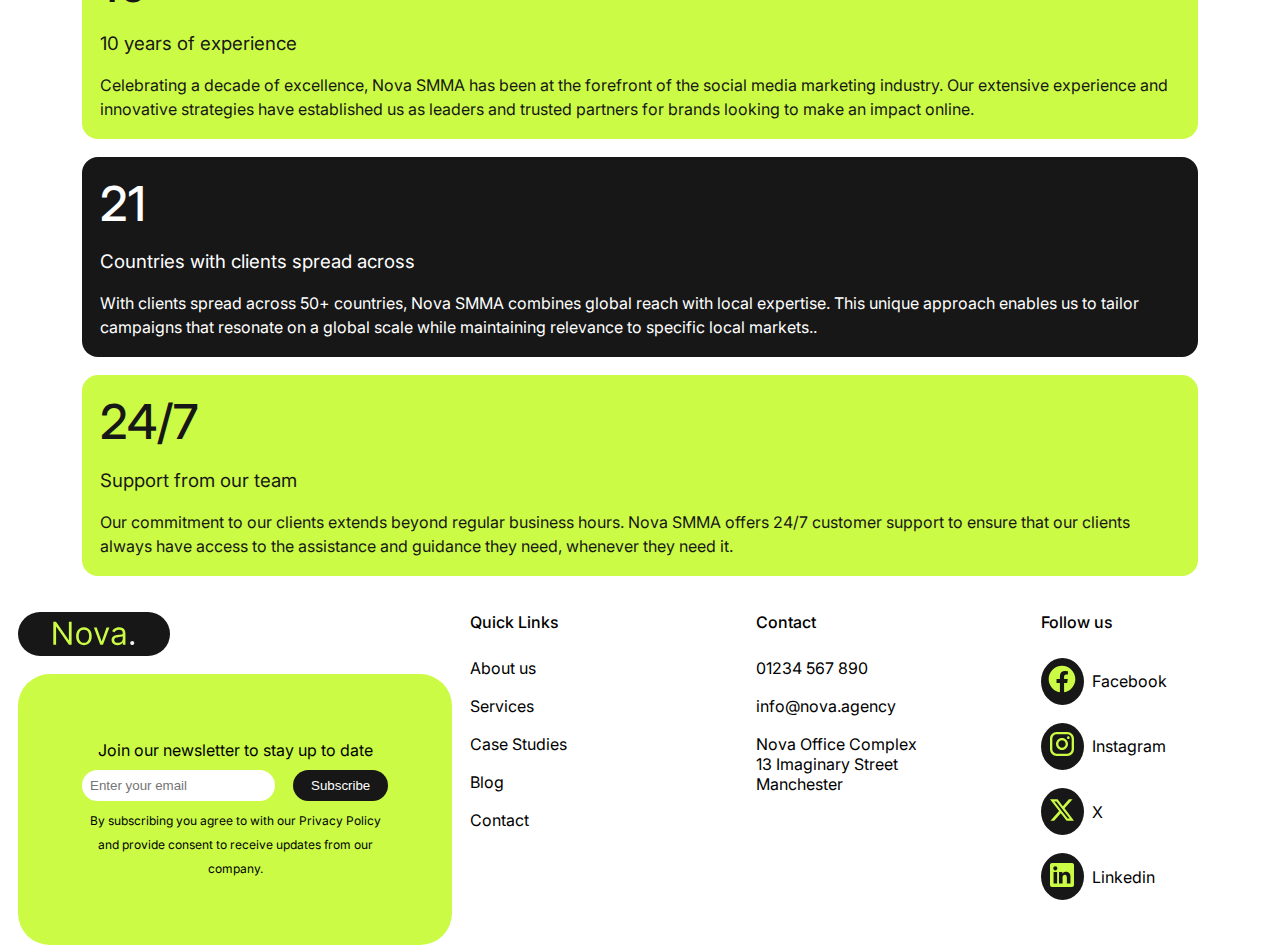
<file: services.html>
<!doctype html>
<html lang="en">
  <head>
    <meta charset="UTF-8" />
    <meta name="viewport" content="width=device-width, initial-scale=1.0" />
    <link rel="preconnect" href="https://fonts.googleapis.com" />
    <link rel="preconnect" href="https://fonts.gstatic.com" crossorigin />
    <link
      href="https://fonts.googleapis.com/css2?family=Inter:ital,opsz,wght@0,14..32,100..900;1,14..32,100..900&display=swap"
      rel="stylesheet"
    />
    <link rel="stylesheet" href="css/style.css" />
    <title>Services</title>
  </head>
  <body>
    <nav class="primary-nav">
      <div class="nav-container flex">
        <a href="index.html"
          ><img src="assets/nova-logo.svg" alt="Nova Logo" class="nav-logo"
        /></a>

        <div class="nav-menu bg-light-gray flex flex-col">
          <a class="nav-link" href="about.html">About Us</a>
          <a class="nav-link" href="services.html">Services</a>
          <a class="nav-link" href="work.html">Case Studies</a>

          <a href="contact.html" class="btn primary-btn">Get in touch</a>
        </div>

        <!-- end of nav -->
        <div class="menu-icon flex flex-col">
          <div class="menu menu-line-top"></div>
          <div class="menu menu-line-middle"></div>
          <div class="menu menu-line-bottom"></div>
        </div>
        <!-- menu icon -->
      </div>
      <!-- end of nav container -->
    </nav>
    <main>
      <!-- hero -->
      <section class="about-hero">
        <div class="container">
          <div class="about-hero-wrap flex flex-col">
            <div class="about-content flex flex-col">
              <div class="eyebrow">
                <p>Our services</p>
              </div>
              <h1>We are a Social Media Marketing Agency</h1>
              <p>
                At Nova, we're not just about creating content; we're about
                crafting a digital experience that resonates with your audience
                and drives tangible results. Our team of expert marketers
                employs cutting-edge strategies and creative prowess to enhance
                your online presence, engage your community, and convert
                followers into loyal customers.
              </p>

              <div class="btns">
                <a href="contact.html" class="btn primary-btn">Get in touch</a>
                <a href="contact.html" class="btn secondary-btn">Book a call</a>
              </div>
            </div>
            <div class="hero-image-wrap">
              <img src="assets/services-hero.webp" alt="" />
            </div>
          </div>
        </div>
      </section>

      <!-- brands -->
      <section class="brands">
        <div class="container">
          <p class="text-center">Brands we work with</p>

          <div class="brand-logos">
            <img src="assets/brand-logo.svg" alt="" />
            <img src="assets/brand-logo.svg" alt="" />
            <img src="assets/brand-logo.svg" alt="" />
            <img src="assets/brand-logo.svg" alt="" />
            <img src="assets/brand-logo.svg" alt="" />
            <img src="assets/brand-logo.svg" alt="" />
          </div>
        </div>
      </section>
      <!-- services -->
      <section class="services">
        <div class="container">
          <div class="service-wrap bg-light-gray">
            <div class="heading flex flex-col">
              <div class="eyebrow">
                <p>What we do</p>
              </div>
              <h2>Our Services</h2>
              <p>Propel Your Presence with Proven Expertise</p>
            </div>
            <div class="accordion flex flex-col">
              <div class="tab">
                <div class="tab-title flex">
                  <p>Social Media Marketing</p>
                  <div class="accordion-icon">
                    <svg
                      width="100%"
                      height="100%"
                      viewBox="0 0 32 32"
                      fill="none"
                      xmlns="http://www.w3.org/2000/svg"
                    >
                      <path
                        d="M25.3333 15.667V16.3336C25.3333 16.7018 25.0349 17.0003 24.6667 17.0003H17V24.667C17 25.0351 16.7015 25.3336 16.3333 25.3336H15.6667C15.2985 25.3336 15 25.0351 15 24.667V17.0003H7.3333C6.96511 17.0003 6.66663 16.7018 6.66663 16.3336V15.667C6.66663 15.2988 6.96511 15.0003 7.3333 15.0003H15V7.33365C15 6.96546 15.2985 6.66699 15.6667 6.66699H16.3333C16.7015 6.66699 17 6.96546 17 7.33365V15.0003H24.6667C25.0349 15.0003 25.3333 15.2988 25.3333 15.667Z"
                        fill="currentColor"
                      />
                    </svg>
                  </div>
                </div>
                <div class="tab-content flex flex-col">
                  <p>
                    Craft a compelling story designed to enthral your audience.
                    We understand the science and art behind viral campaigns.
                    With our finger on the pulse of the latest trends, we create
                    strategies that spark conversations and build communities.
                  </p>
                  <a href="index.html" class="btn primary-btn">Learn more</a>
                  <img src="assets/social-media-marketing.webp" alt="" />
                </div>
              </div>
              <div class="tab">
                <div class="tab-title flex">
                  <p>Digital Advertising</p>
                  <div class="accordion-icon">
                    <svg
                      width="100%"
                      height="100%"
                      viewBox="0 0 32 32"
                      fill="none"
                      xmlns="http://www.w3.org/2000/svg"
                    >
                      <path
                        d="M25.3333 15.667V16.3336C25.3333 16.7018 25.0349 17.0003 24.6667 17.0003H17V24.667C17 25.0351 16.7015 25.3336 16.3333 25.3336H15.6667C15.2985 25.3336 15 25.0351 15 24.667V17.0003H7.3333C6.96511 17.0003 6.66663 16.7018 6.66663 16.3336V15.667C6.66663 15.2988 6.96511 15.0003 7.3333 15.0003H15V7.33365C15 6.96546 15.2985 6.66699 15.6667 6.66699H16.3333C16.7015 6.66699 17 6.96546 17 7.33365V15.0003H24.6667C25.0349 15.0003 25.3333 15.2988 25.3333 15.667Z"
                        fill="currentColor"
                      />
                    </svg>
                  </div>
                </div>
                <div class="tab-content flex flex-col">
                  <p>
                    Stand out in a crowded digital space. Our targeted
                    advertising approach ensures visibility to the right people,
                    at the right time, with the right message. Say goodbye to ad
                    spends that don't convert – we're all about maximising ROI.
                  </p>
                  <a href="index.html" class="btn primary-btn">Learn more</a>
                  <img src="assets/digital-advertising.webp" alt="" />
                </div>
              </div>
              <div class="tab">
                <div class="tab-title flex">
                  <p>Engagement Growth</p>
                  <div class="accordion-icon">
                    <svg
                      width="100%"
                      height="100%"
                      viewBox="0 0 32 32"
                      fill="none"
                      xmlns="http://www.w3.org/2000/svg"
                    >
                      <path
                        d="M25.3333 15.667V16.3336C25.3333 16.7018 25.0349 17.0003 24.6667 17.0003H17V24.667C17 25.0351 16.7015 25.3336 16.3333 25.3336H15.6667C15.2985 25.3336 15 25.0351 15 24.667V17.0003H7.3333C6.96511 17.0003 6.66663 16.7018 6.66663 16.3336V15.667C6.66663 15.2988 6.96511 15.0003 7.3333 15.0003H15V7.33365C15 6.96546 15.2985 6.66699 15.6667 6.66699H16.3333C16.7015 6.66699 17 6.96546 17 7.33365V15.0003H24.6667C25.0349 15.0003 25.3333 15.2988 25.3333 15.667Z"
                        fill="currentColor"
                      />
                    </svg>
                  </div>
                </div>
                <div class="tab-content flex flex-col">
                  <p>
                    Customer interaction is the heartbeat of online presence.
                    Our innovative techniques foster an environment that keeps
                    your audience talking and engaging with your brand. We're in
                    the business of building relationships, not just follower
                    counts.
                  </p>
                  <a href="index.html" class="btn primary-btn">Learn more</a>
                  <img src="assets/engagement-growth.webp" alt="" />
                </div>
              </div>
            </div>
          </div>
        </div>
      </section>
      <!-- work  -->
      <section class="work">
        <div class="container">
          <div class="heading flex flex-col">
            <div class="eyebrow">
              <p>Case studies</p>
            </div>

            <h2>See our work</h2>
            <p>
              Welcome to the spotlight, where Nova's magic touches down, turning
              the ordinary into the extraordinary.
            </p>
            <a href="about.html" class="btn primary-btn">View all</a>
          </div>
          <div class="work-cards flex flex-col">
            <!-- work card -->
            <a href="#" class="work-link"
              ><div class="work-card flex flex-col">
                <div class="work-image">
                  <img src="assets/skincare.webp" alt="" />
                </div>
                <h3>GlowEssence Skincare</h3>
                <p>Illuminating the Digital Presence of GlowEssence Skincare</p>
                <div class="tags flex">
                  <div class="tag eyebrow">Facebook</div>
                  <div class="tag eyebrow">Tiktok</div>
                </div>
                <div class="view-project flex">
                  <p>View project</p>
                  <svg
                    xmlns="http://www.w3.org/2000/svg"
                    xmlns:xlink="http://www.w3.org/1999/xlink"
                    aria-hidden="true"
                    role="img"
                    class="iconify iconify--ph"
                    width="100%"
                    height="100%"
                    preserveAspectRatio="xMidYMid meet"
                    viewBox="0 0 256 256"
                  >
                    <path
                      fill="currentColor"
                      d="M128 26a102 102 0 1 0 102 102A102.2 102.2 0 0 0 128 26Zm0 192a90 90 0 1 1 90-90a90.1 90.1 0 0 1-90 90Zm34-118v48a6 6 0 0 1-12 0v-33.5l-45.8 45.7a5.9 5.9 0 0 1-8.4-8.4l45.7-45.8H108a6 6 0 0 1 0-12h48a6 6 0 0 1 6 6Z"
                    ></path>
                  </svg>
                </div>
              </div>
            </a>
            <!-- end of work card -->
            <!-- work card -->
            <a href="#" class="work-link"
              ><div class="work-card flex flex-col">
                <div class="work-image">
                  <img src="assets/coffee.webp" alt="" />
                </div>
                <h3>BrewZen Coffee Retailer</h3>
                <p>
                  BrewZen is a boutique coffee retailer known for its unique
                  blends and commitment to sustainability
                </p>
                <div class="tags flex">
                  <div class="tag eyebrow">Facebook</div>
                  <div class="tag eyebrow">Tiktok</div>
                </div>
                <div class="view-project flex">
                  <p>View project</p>
                  <svg
                    xmlns="http://www.w3.org/2000/svg"
                    xmlns:xlink="http://www.w3.org/1999/xlink"
                    aria-hidden="true"
                    role="img"
                    class="iconify iconify--ph"
                    width="100%"
                    height="100%"
                    preserveAspectRatio="xMidYMid meet"
                    viewBox="0 0 256 256"
                  >
                    <path
                      fill="currentColor"
                      d="M128 26a102 102 0 1 0 102 102A102.2 102.2 0 0 0 128 26Zm0 192a90 90 0 1 1 90-90a90.1 90.1 0 0 1-90 90Zm34-118v48a6 6 0 0 1-12 0v-33.5l-45.8 45.7a5.9 5.9 0 0 1-8.4-8.4l45.7-45.8H108a6 6 0 0 1 0-12h48a6 6 0 0 1 6 6Z"
                    ></path>
                  </svg>
                </div>
              </div>
            </a>
            <!-- end of work card -->
            <!-- work card -->
            <a href="#" class="work-link"
              ><div class="work-card flex flex-col">
                <div class="work-image">
                  <img src="assets/burger.webp" alt="" />
                </div>
                <h3>BurgerHaven Restaurant</h3>
                <p>
                  Sizzling Digital Transformation for BurgetHaven Restaurant
                </p>
                <div class="tags flex">
                  <div class="tag eyebrow">PPC</div>
                  <div class="tag eyebrow">SEO</div>
                </div>
                <div class="view-project flex">
                  <p>View project</p>
                  <svg
                    xmlns="http://www.w3.org/2000/svg"
                    xmlns:xlink="http://www.w3.org/1999/xlink"
                    aria-hidden="true"
                    role="img"
                    class="iconify iconify--ph"
                    width="100%"
                    height="100%"
                    preserveAspectRatio="xMidYMid meet"
                    viewBox="0 0 256 256"
                  >
                    <path
                      fill="currentColor"
                      d="M128 26a102 102 0 1 0 102 102A102.2 102.2 0 0 0 128 26Zm0 192a90 90 0 1 1 90-90a90.1 90.1 0 0 1-90 90Zm34-118v48a6 6 0 0 1-12 0v-33.5l-45.8 45.7a5.9 5.9 0 0 1-8.4-8.4l45.7-45.8H108a6 6 0 0 1 0-12h48a6 6 0 0 1 6 6Z"
                    ></path>
                  </svg>
                </div>
              </div>
            </a>
            <!-- end of work card -->
          </div>
        </div>
      </section>
      <section class="stats">
        <div class="heading flex flex-col">
          <div class="eyebrow">Some stats</div>
          <h2>Our company snapshot</h2>
          <p>
            Founded in Manchester in 2011, Nova is a cutting-edge social media
            marketing agency that empowers brands with tailored strategies,
            driving unparalleled engagement and growth in the digital realm.
          </p>
          <a href="contact.html" class="btn primary-btn">Get in touch</a>
        </div>

        <div class="stat-cards flex flex-col">
          <!-- beginning of value card -->
          <div class="about-card bg-black flex flex-col">
            <h2 class="text-large">98%</h2>
            <h3>Satisfaction rate</h3>
            <p>
              Nova boasts an impressive client satisfaction rate of 98%,
              reflecting our commitment to excellence and the effectiveness of
              our strategies in meeting client objectives.
            </p>
          </div>
          <!-- end of card -->
          <!-- beginning of value card -->
          <div class="about-card bg-accent flex flex-col">
            <h2 class="text-large">236+</h2>
            <h3>Happy clients</h3>
            <p>
              We've had the privilege of partnering with a diverse range of
              businesses, from startups to established enterprises, each with
              their unique challenges and aspirations.
            </p>
          </div>
          <!-- end of card -->
          <!-- beginning of value card -->
          <div class="about-card bg-black flex flex-col">
            <h2 class="text-large">100%</h2>
            <h3>Hard work</h3>
            <p>
              We will 100% produce hard work no matter what. In an industry
              where dedication and results speak volumes, Nova SMMA stands out
              by delivering an unprecedented 100% hard work rate.
            </p>
          </div>
          <!-- end of card -->
          <!-- beginning of value card -->
          <div class="about-card bg-accent flex flex-col">
            <h2 class="text-large">10+</h2>
            <h3>10 years of experience</h3>
            <p>
              Celebrating a decade of excellence, Nova SMMA has been at the
              forefront of the social media marketing industry. Our extensive
              experience and innovative strategies have established us as
              leaders and trusted partners for brands looking to make an impact
              online.
            </p>
          </div>
          <!-- end of card -->
          <!-- beginning of value card -->
          <div class="about-card bg-black flex flex-col">
            <h2 class="text-large">21</h2>
            <h3>Countries with clients spread across</h3>
            <p>
              With clients spread across 50+ countries, Nova SMMA combines
              global reach with local expertise. This unique approach enables us
              to tailor campaigns that resonate on a global scale while
              maintaining relevance to specific local markets..
            </p>
          </div>
          <!-- end of card -->
          <!-- beginning of value card -->
          <div class="about-card bg-accent flex flex-col">
            <h2 class="text-large">24/7</h2>
            <h3>Support from our team</h3>
            <p>
              Our commitment to our clients extends beyond regular business
              hours. Nova SMMA offers 24/7 customer support to ensure that our
              clients always have access to the assistance and guidance they
              need, whenever they need it.
            </p>
          </div>
          <!-- end of card -->
        </div>
      </section>
    </main>
    <footer class="flex flex-col">
      <div class="footer-wrap">
        <div class="footer-top flex flex-col">
          <img src="assets/nova-logo.svg" alt="" />
          <div class="cta">
            <p>Join our newsletter to stay up to date</p>

            <form action="#" method="post">
              <input
                type="email"
                id="email"
                name="email"
                placeholder="Enter your email"
                required
              />
              <button class="submit btn primary-btn" type="submit">
                Subscribe
              </button>
            </form>
            <p class="text-small">
              By subscribing you agree to with our Privacy Policy and provide
              consent to receive updates from our company.
            </p>
          </div>
        </div>
        <div class="footer-grid">
          <div class="footer-links flex flex-col">
            <h4>Quick Links</h4>
            <ul class="links flex flex-col">
              <li><a href="#">About us</a></li>
              <li><a href="#">Services</a></li>
              <li><a href="#">Case Studies</a></li>
              <li><a href="#">Blog</a></li>
              <li><a href="#">Contact</a></li>
            </ul>
          </div>
          <div class="footer-links flex flex-col">
            <h4>Contact</h4>
            <ul class="links flex flex-col">
              <li><a href="#">01234 567 890</a></li>
              <li><a href="#">info@nova.agency</a></li>
              <li>
                <a href="#"
                  >Nova Office Complex <br />13 Imaginary Street
                  <br />Manchester</a
                >
              </li>
            </ul>
          </div>
          <div class="footer-links flex flex-col">
            <h4>Follow us</h4>
            <div class="links flex flex-col">
              <div class="social-link flex">
                <div class="social">
                  <svg
                    width="100%"
                    height="100%"
                    viewBox="0 0 24 24"
                    fill="none"
                    xmlns="http://www.w3.org/2000/svg"
                  >
                    <path
                      d="M22 12.0611C22 6.50451 17.5229 2 12 2C6.47715 2 2 6.50451 2 12.0611C2 17.0828 5.65684 21.2452 10.4375 22V14.9694H7.89844V12.0611H10.4375V9.84452C10.4375 7.32296 11.9305 5.93012 14.2146 5.93012C15.3088 5.93012 16.4531 6.12663 16.4531 6.12663V8.60261H15.1922C13.95 8.60261 13.5625 9.37822 13.5625 10.1739V12.0611H16.3359L15.8926 14.9694H13.5625V22C18.3432 21.2452 22 17.083 22 12.0611Z"
                      fill="CurrentColor"
                    />
                  </svg>
                </div>
                <p>Facebook</p>
              </div>
              <div class="social-link flex">
                <div class="social">
                  <svg
                    width="100%"
                    height="100%"
                    viewBox="0 0 24 24"
                    fill="none"
                    xmlns="http://www.w3.org/2000/svg"
                  >
                    <path
                      fill-rule="evenodd"
                      clip-rule="evenodd"
                      d="M16 3H8C5.23858 3 3 5.23858 3 8V16C3 18.7614 5.23858 21 8 21H16C18.7614 21 21 18.7614 21 16V8C21 5.23858 18.7614 3 16 3ZM19.25 16C19.2445 17.7926 17.7926 19.2445 16 19.25H8C6.20735 19.2445 4.75549 17.7926 4.75 16V8C4.75549 6.20735 6.20735 4.75549 8 4.75H16C17.7926 4.75549 19.2445 6.20735 19.25 8V16ZM16.75 8.25C17.3023 8.25 17.75 7.80228 17.75 7.25C17.75 6.69772 17.3023 6.25 16.75 6.25C16.1977 6.25 15.75 6.69772 15.75 7.25C15.75 7.80228 16.1977 8.25 16.75 8.25ZM12 7.5C9.51472 7.5 7.5 9.51472 7.5 12C7.5 14.4853 9.51472 16.5 12 16.5C14.4853 16.5 16.5 14.4853 16.5 12C16.5027 10.8057 16.0294 9.65957 15.1849 8.81508C14.3404 7.97059 13.1943 7.49734 12 7.5ZM9.25 12C9.25 13.5188 10.4812 14.75 12 14.75C13.5188 14.75 14.75 13.5188 14.75 12C14.75 10.4812 13.5188 9.25 12 9.25C10.4812 9.25 9.25 10.4812 9.25 12Z"
                      fill="CurrentColor"
                    />
                  </svg>
                </div>
                <p>Instagram</p>
              </div>
              <div class="social-link flex">
                <div class="social">
                  <svg
                    width="100%"
                    height="100%"
                    viewBox="0 0 24 24"
                    fill="none"
                    xmlns="http://www.w3.org/2000/svg"
                  >
                    <path
                      d="M17.1761 4H19.9362L13.9061 10.7774L21 20H15.4456L11.0951 14.4066L6.11723 20H3.35544L9.80517 12.7508L3 4H8.69545L12.6279 9.11262L17.1761 4ZM16.2073 18.3754H17.7368L7.86441 5.53928H6.2232L16.2073 18.3754Z"
                      fill="CurrentColor"
                    />
                  </svg>
                </div>
                <p>X</p>
              </div>
              <div class="social-link flex">
                <div class="social">
                  <svg
                    width="100%"
                    height="100%"
                    viewBox="0 0 24 24"
                    fill="none"
                    xmlns="http://www.w3.org/2000/svg"
                  >
                    <path
                      fill-rule="evenodd"
                      clip-rule="evenodd"
                      d="M4.5 3C3.67157 3 3 3.67157 3 4.5V19.5C3 20.3284 3.67157 21 4.5 21H19.5C20.3284 21 21 20.3284 21 19.5V4.5C21 3.67157 20.3284 3 19.5 3H4.5ZM8.52076 7.00272C8.52639 7.95897 7.81061 8.54819 6.96123 8.54397C6.16107 8.53975 5.46357 7.90272 5.46779 7.00413C5.47201 6.15897 6.13998 5.47975 7.00764 5.49944C7.88795 5.51913 8.52639 6.1646 8.52076 7.00272ZM12.2797 9.76176H9.75971H9.7583V18.3216H12.4217V18.1219C12.4217 17.742 12.4214 17.362 12.4211 16.9819V16.9818V16.9816V16.9815V16.9812C12.4203 15.9674 12.4194 14.9532 12.4246 13.9397C12.426 13.6936 12.4372 13.4377 12.5005 13.2028C12.7381 12.3253 13.5271 11.7586 14.4074 11.8979C14.9727 11.9864 15.3467 12.3141 15.5042 12.8471C15.6013 13.1803 15.6449 13.5389 15.6491 13.8863C15.6605 14.9339 15.6589 15.9815 15.6573 17.0292V17.0294C15.6567 17.3992 15.6561 17.769 15.6561 18.1388V18.3202H18.328V18.1149C18.328 17.6629 18.3278 17.211 18.3275 16.7591V16.759V16.7588C18.327 15.6293 18.3264 14.5001 18.3294 13.3702C18.3308 12.8597 18.276 12.3563 18.1508 11.8627C17.9638 11.1286 17.5771 10.5211 16.9485 10.0824C16.5027 9.77019 16.0133 9.5691 15.4663 9.5466C15.404 9.54401 15.3412 9.54062 15.2781 9.53721L15.2781 9.53721L15.2781 9.53721C14.9984 9.52209 14.7141 9.50673 14.4467 9.56066C13.6817 9.71394 13.0096 10.0641 12.5019 10.6814C12.4429 10.7522 12.3852 10.8241 12.2991 10.9314L12.2991 10.9315L12.2797 10.9557V9.76176ZM5.68164 18.3244H8.33242V9.76733H5.68164V18.3244Z"
                      fill="CurrentColor"
                    />
                  </svg>
                </div>
                <p>Linkedin</p>
              </div>
            </div>
          </div>
        </div>
      </div>
    </footer>
  </body>
   <script src="js/main.js"></script>
</html>
</file>
<file: css/style.css>
* {
  margin: 0;
  padding: 0;
  box-sizing: border-box;
}

:root {
  --color-accent: #cbfb45;
  --color-neutral-100: #fff;
  --color-neutral-200: #f8f8f8;
  --color-neutral-300: #f2f2f2;
  --color-neutral-900: #171717;

  /* Typography Scale */
  --fs-100: 0.625rem;
  --fs-200: 0.75rem;
  --fs-300: 1rem;
  --fs-400: 1.5rem;
  --fs-500: 2rem;
  --fs-600: 2.5rem;
  --fs-700: 3rem;
  --fs-800: 4rem;

  /* Font Families */
  --font-primary: "Inter", sans-serif;

  /* Font Weights */
  --fw-200: 200;
  --fw-400: 400;
  --fw-500: 500;
  --fw-800: 800;

  /* Spacing Scale */
  --space-50: 0.35rem;
  --space-100: 0.5rem;
  --space-200: 1.125rem;
  --space-300: 2rem;
  --space-400: 2.25rem;
  --space-500: 4rem;

  --radius-small: 1rem;
  --radius-md: 2rem;
}

body {
  font-family: var(--font-primary);
}

main {
  padding-inline: var(--space-200);
}

h2,
h3,
h4 {
  font-weight: var(--fw-400);
}

h1 {
  font-size: var(--fs-600);
  font-weight: var(--fw-500);
}

h2 {
  font-size: var(--fs-400);
  line-height: 1.2;
  font-weight: var(--fw-500);
}

h4 {
  font-weight: var(--fw-500);
  margin-bottom: var(--space-200);
}
img {
  max-width: 100%;
  display: block;
  border-radius: var(--radius-small);
}

nav {
  padding: var(--space-200);
}
section {
  margin-block: var(--space-400);
  padding-inline: var(--space-200);
}

footer {
  padding-inline: var(--space-200);
  gap: var(--space-200);
}

a {
  text-decoration: none;
  color: inherit;
}

p {
  line-height: 1.5rem;
}

/* utility classes */
.container {
  max-width: 65rem;
  margin-inline: auto;
}
.flex {
  display: flex;
}

.flex-col {
  flex-direction: column;
}

.text-center {
  text-align: center;
}

.bg-light-gray {
  background-color: var(--color-neutral-200);
}
.bg-gray {
  background-color: var(--color-neutral-300);
}
.bg-white {
  background-color: var(--color-neutral-100);
}

.bg-black {
  background-color: var(--color-neutral-900);
  color: var(--color-neutral-100);
}
.bg-accent {
  background-color: var(--color-accent);
  color: var(--color-neutral-900);
}
.btn {
  padding: var(--space-100) var(--space-200);
  border-radius: var(--radius-md);
  border: none;
}

.btn:hover {
  color: var(--color-accent);
  cursor: pointer;
}
.primary-btn {
  background-color: var(--color-neutral-900);
  color: var(--color-neutral-100);
}

.secondary-btn {
  background-color: var(--color-neutral-100);
  border: 1px solid var(--color-neutral-900);
}

.eyebrow {
  display: flex;
  gap: var(--space-200);
  background-color: var(--color-accent);
  width: fit-content;
  border-radius: var(--radius-small);
  padding: var(--space-50) var(--space-100);
  font-size: var(--fs-200);
  line-height: var(--fs-200);
}

.heading {
  gap: var(--space-200);
  align-items: flex-start;
  margin-bottom: var(--space-400);
}

.is-center {
  align-items: center;
}

.text-small {
  font-size: var(--fs-200);
}

.text-large {
  font-size: var(--fs-700);
}
/* .fade-up {
  opacity: 0;
  transform: translateY(2.5rem);
  transition:
    opacity 0.6s ease,
    transform 0.6s ease;
}

.is-visible {
  opacity: 1;
  transform: translateY(0); */
/* } */

/* end of utility classes */

/* nav */

.primary-nav {
  position: fixed;
  top: 0;
  right: 0;
  left: 0;
}

.nav-logo {
  max-width: 8rem;
}
.nav-container {
  max-width: 65rem;
  position: relative;
  border-radius: var(--radius-md);
  padding: var(--space-200);
  justify-content: space-between;
  align-items: center;
  background-color: hsla(0, 0%, 97%, 0.75);
  margin: 0 auto;
}

.nav-menu {
  align-items: center;
  gap: var(--space-300);
  position: absolute;
  top: calc(100% + var(--space-300));
  width: 100%;
  padding-block: var(--space-300);
  border-radius: var(--radius-md);
  display: none;
}

.menu-icon {
  gap: var(--space-50);
}

.menu {
  width: 24px;
  height: 2px;
  background-color: var(--color-neutral-900);
}

/* hero section */

.hero {
  padding-top: 8rem;
}
.hero-wrap {
  align-items: center;
  gap: var(--space-200);
}

.hero-image-wrap {
  height: 40vh;
  width: 100%;
}

.hero-image-wrap img {
  height: 100%;
  width: 100%;
}

/* brands */

.brand-logos {
  margin-top: var(--space-400);
  display: grid;
  grid-template-columns: repeat(2, 1fr);
  gap: var(--space-300);
}

/* work  */
.service-wrap {
  padding: var(--space-500) var(--space-200);
  border-radius: var(--radius-small);
}

/* accordion */

.accordion {
  margin-top: var(--space-400);
  gap: var(--space-200);
}
.tab {
  border: 1px solid var(--color-neutral-900);
  padding: var(--space-200);
  border-radius: var(--radius-md);
}

.tab-title {
  width: 100%;
  align-items: center;
  justify-content: space-between;
}

.tab-title p {
  font-size: var(--fs-300);
}

.tab-content {
  margin-top: var(--space-300);

  display: none;
}

.tab-title svg {
  width: 1.5rem;
  height: 1.5rem;
}

.accordion-icon {
  background-color: var(--color-accent);
  width: fit-content;
  border-radius: 50%;
}

.show-menu {
  display: flex;
}
.is-open {
  display: flex;
  align-items: flex-start;
  gap: var(--space-200);
}

/* team */

.team-wrap {
  gap: var(--space-200);
}
.member-card {
  background-color: var(--color-neutral-200);
  padding: var(--space-200);
  border-radius: var(--radius-md);
  gap: var(--space-200);
}

.about-member {
  border-radius: var(--radius-small);
  padding: var(--space-200);
  gap: var(--space-300);
  height: 100%;
}

.member-name {
  font-weight: var(--fw-500);
}

/* faq */

.faq {
  padding: var(--space-500) var(--space-200);
  border-radius: var(--radius-md);
}

/* cta */

.cta {
  background-color: var(--color-accent);
  align-items: center;
  text-align: center;
  padding: var(--space-500);
  gap: var(--space-200);
  border-radius: var(--radius-md);
}

/* work */

.work-cards {
  gap: var(--space-400);
}
.work-card {
  padding: var(--space-200);
  border-radius: var(--radius-md);
  gap: var(--space-200);
  background-color: var(--color-neutral-200);
  border: 2px solid transparent;
  transition: border-color 0.5s ease;
  height: 100%;
  justify-content: space-between;
}

.work-card:hover {
  border-color: var(--color-neutral-900);
  border-width: 2px;
}

.work-image {
  height: auto;
  overflow: hidden;
}

.work-image img {
  height: auto;
  aspect-ratio: 1;
}

.tags {
  gap: var(--space-100);
}
.tag {
  font-weight: var(--fw-500) !important;
  font-size: var(--fs-200);
}

.view-project {
  gap: var(--space-100);
}
.view-project svg {
  height: 1.4rem;
  width: 1.4rem;
}

/* testimonials */
.testimonials {
  padding: var(--space-500) var(--space-200);
  border-radius: var(--radius-md);
}

.testimonial-card {
  border-radius: var(--radius-md);
  padding: var(--space-200);
  gap: var(--space-300);
  justify-content: space-between;
}

.stars-container {
  background-color: var(--color-neutral-900);
  color: var(--color-accent);
  width: fit-content;
  padding: var(--space-100) var(--space-200);
  border-radius: var(--radius-md);
}

.stars-container svg {
  width: 1.5rem;
}

.testimonial-wrap {
  gap: var(--space-200);
}
/*  footer */

form {
  display: grid;
  gap: var(--space-200);
}
form input,
form button {
  padding: var(--space-100);
  border-radius: var(--radius-small);
  border: none;
}
form button {
  display: flex;
  background-color: var(--color-neutral-900);
  color: var(--color-neutral-100);
}

footer img {
  width: 9.5rem;
}

.footer-wrap {
  display: grid;
  gap: var(--space-200);
}

.links {
  list-style: none;
}
.footer-grid {
  display: grid;
  gap: var(--space-500);
  /* grid-template-columns: repeat(3, 1fr); */
}

.footer-links {
  gap: var(--space-100);
}

.links {
  gap: var(--space-200);
}

.social-link {
  gap: var(--space-100);
}

.social {
  border-radius: 50%;
  background-color: var(--color-neutral-900);
  padding: var(--space-50);
}

.social-link {
  align-items: center;
}
.social-link svg {
  height: 2rem;
  width: 2rem;
  color: var(--color-accent);
}

/* ======================================= */

/* about page */

.about-hero {
  padding-top: 8rem;
}
.about-hero-wrap {
  align-items: flex-start;
  gap: var(--space-200);
}
.about {
  padding: var(--space-400);
  border-radius: var(--radius-small);
}

.about-card {
  padding: var(--space-200);
  justify-content: space-between;
  gap: var(--space-200);
  border-radius: var(--radius-small);
}
.about-grid {
  display: grid;
  gap: var(--space-100);
}
.about-content {
  height: auto;
  gap: var(--space-200);
}

.stat-image-wrap {
  height: 100%;
  width: 100%;
  overflow: visible;
}

.values {
  align-items: center;
}
.value-card {
  padding: var(--space-200);
  gap: var(--space-500);
  border-radius: var(--radius-small);
}

.value-cards,
.stat-cards {
  gap: var(--space-200);
}

.about-cta {
  padding: var(--space-200);
  border-radius: var(--radius-md);
}

.about-cta-wrap {
  gap: var(--space-200);
}

/* ========================================= */
/* contact page  */

.contact-hero {
  padding-top: 8rem;
  gap: var(--space-200);
}

.contact-hero p {
  max-width: 35rem;
}
.contact-icon {
  border-radius: 50%;
  background-color: var(--color-neutral-900);
}

.contact-links {
  gap: var(--space-100);
}
.contact-icon svg {
  height: 2rem;
  width: 2rem;
}

/* ------------------------------------ */
/* media query */

@media (min-width: 768px) {
  .container {
    max-width: 105rem;
  }

  .hero-image-wrap {
    height: 100%;
  }
  .brand-logos {
    grid-template-columns: repeat(3, 1fr);
    place-items: center;
  }

  .team-wrap {
    display: grid;
    grid-template-columns: repeat(2, 1fr);
  }

  .work-cards {
    display: grid;
    grid-template-columns: repeat(2, 1fr);
  }

  footer {
    max-width: 105rem;
  }

  .footer-top {
    align-items: flex-start;
    gap: var(--space-200);
  }

  .footer-grid {
    grid-template-columns: repeat(3, 1fr);
  }

  form {
    display: grid;
    grid-template-columns: 1fr max-content;
    padding-block: var(--space-100);
  }

  /* ---------------------------------- */

  /* about page */

  .about-hero-wrap {
    display: grid;
    grid-template-columns: repeat(2, 1fr);
  }

  .hero-image-wrap img {
    aspect-ratio: 1;
  }

  /* services page */
}

@media (min-width: 992px) {
  main {
    padding-inline: var(--space-500);
  }
  .nav-menu {
    position: static;
    display: flex;
    flex-direction: row;
    padding: 0;
    width: auto;

    background-color: transparent;
  }

  .nav-link:hover {
    background-color: var(--color-accent);
    padding: var(--space-50);
    border-radius: var(--radius-small);
  }

  .menu-icon {
    display: none;
  }

  .brand-logos {
    display: grid;
    grid-template-columns: repeat(6, 1fr);
    gap: var(--space-200);
  }

  .team-wrap {
    display: grid;
    grid-template-columns: repeat(4, 1fr);
  }

  .member-card {
    justify-content: space-between;
  }
  .member-card img {
    height: auto;
    aspect-ratio: 1;
  }

  .work-cards {
    display: grid;
    grid-template-columns: repeat(3, 1fr);
  }

  .testimonial-wrap {
    display: grid;
    grid-template-columns: repeat(3, 1fr);
  }

  .footer-wrap {
    display: grid;
    grid-template-columns: 1fr 2fr;
    gap: var(--space-200);
  }

  /* about page */

  .about-hero-wrap {
    align-items: center;
  }

  .about-grid {
    display: grid;
    grid-template-columns: repeat(2, 1fr);
  }

  .about-grid > :nth-child(1) {
    grid-column: span 2;
  }

  .value-cards {
    display: grid;
    grid-template-columns: repeat(3, 1fr);
  }
}
</file>
